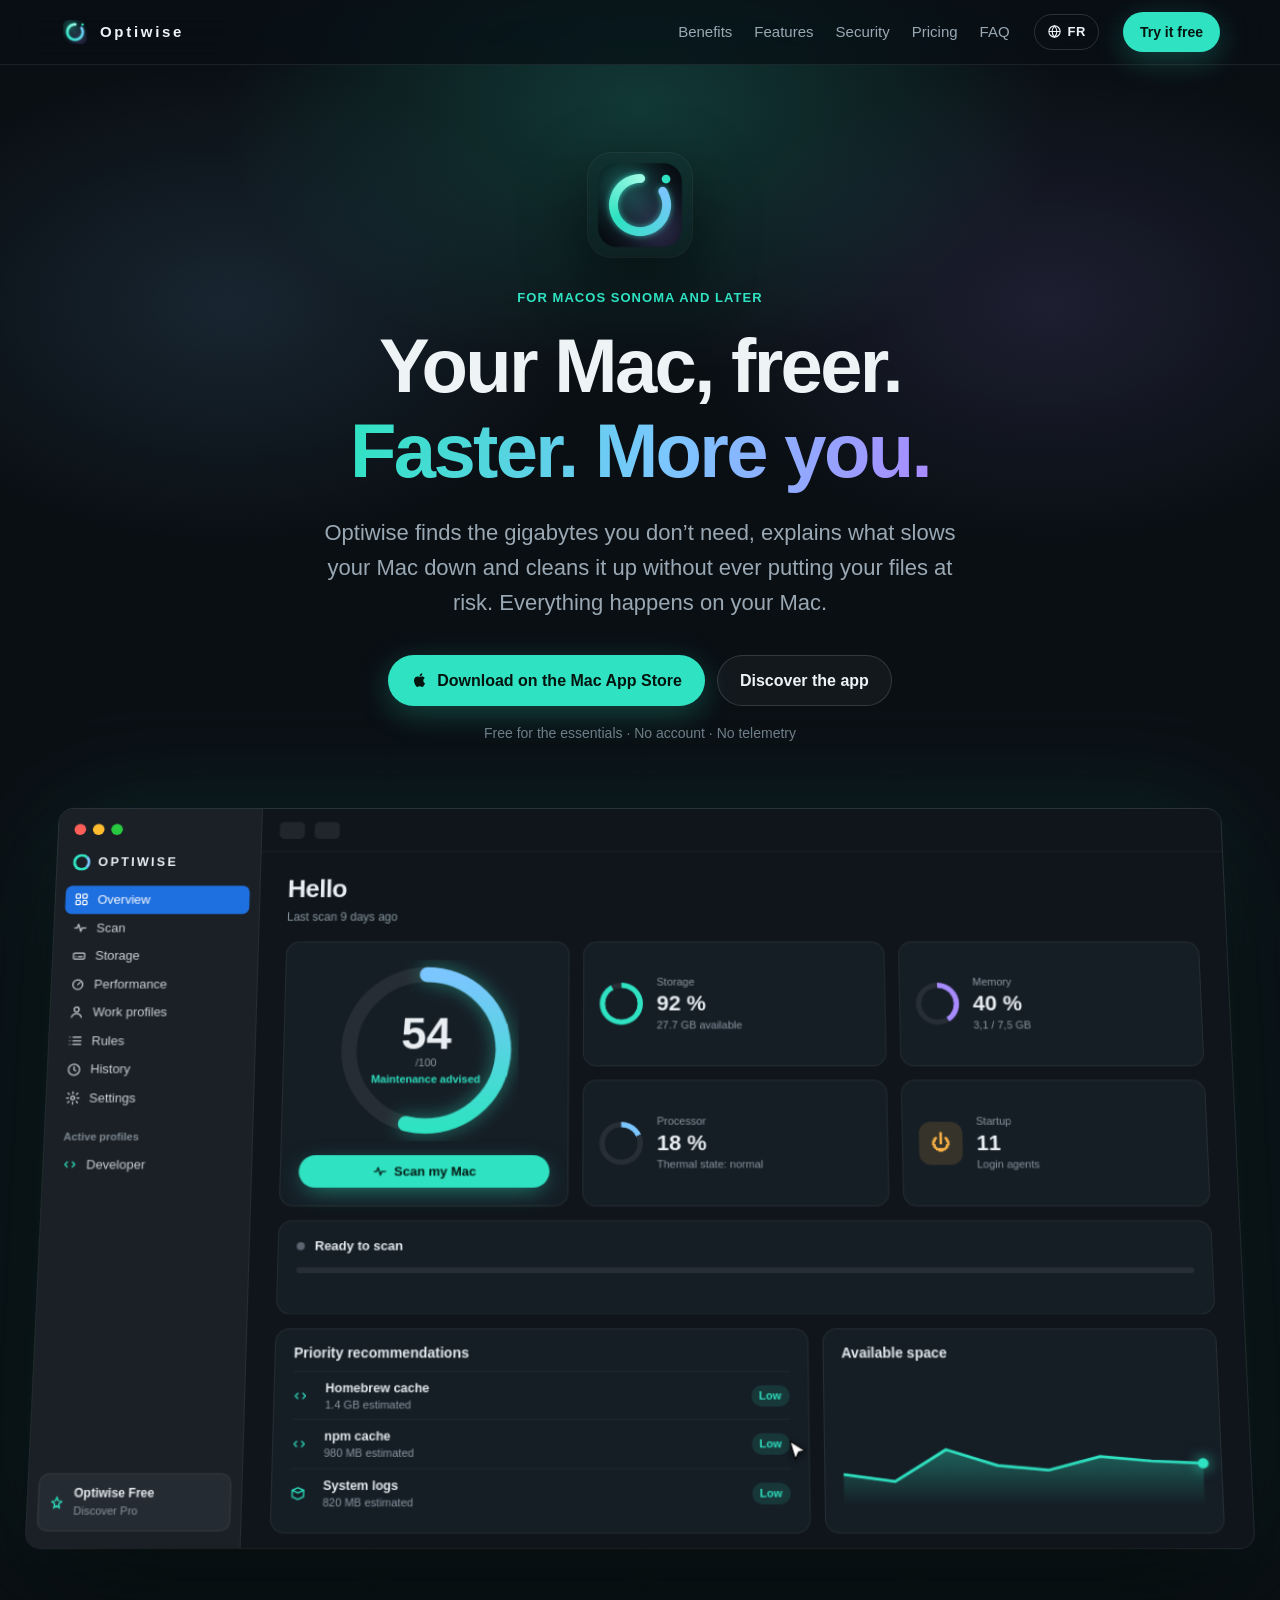
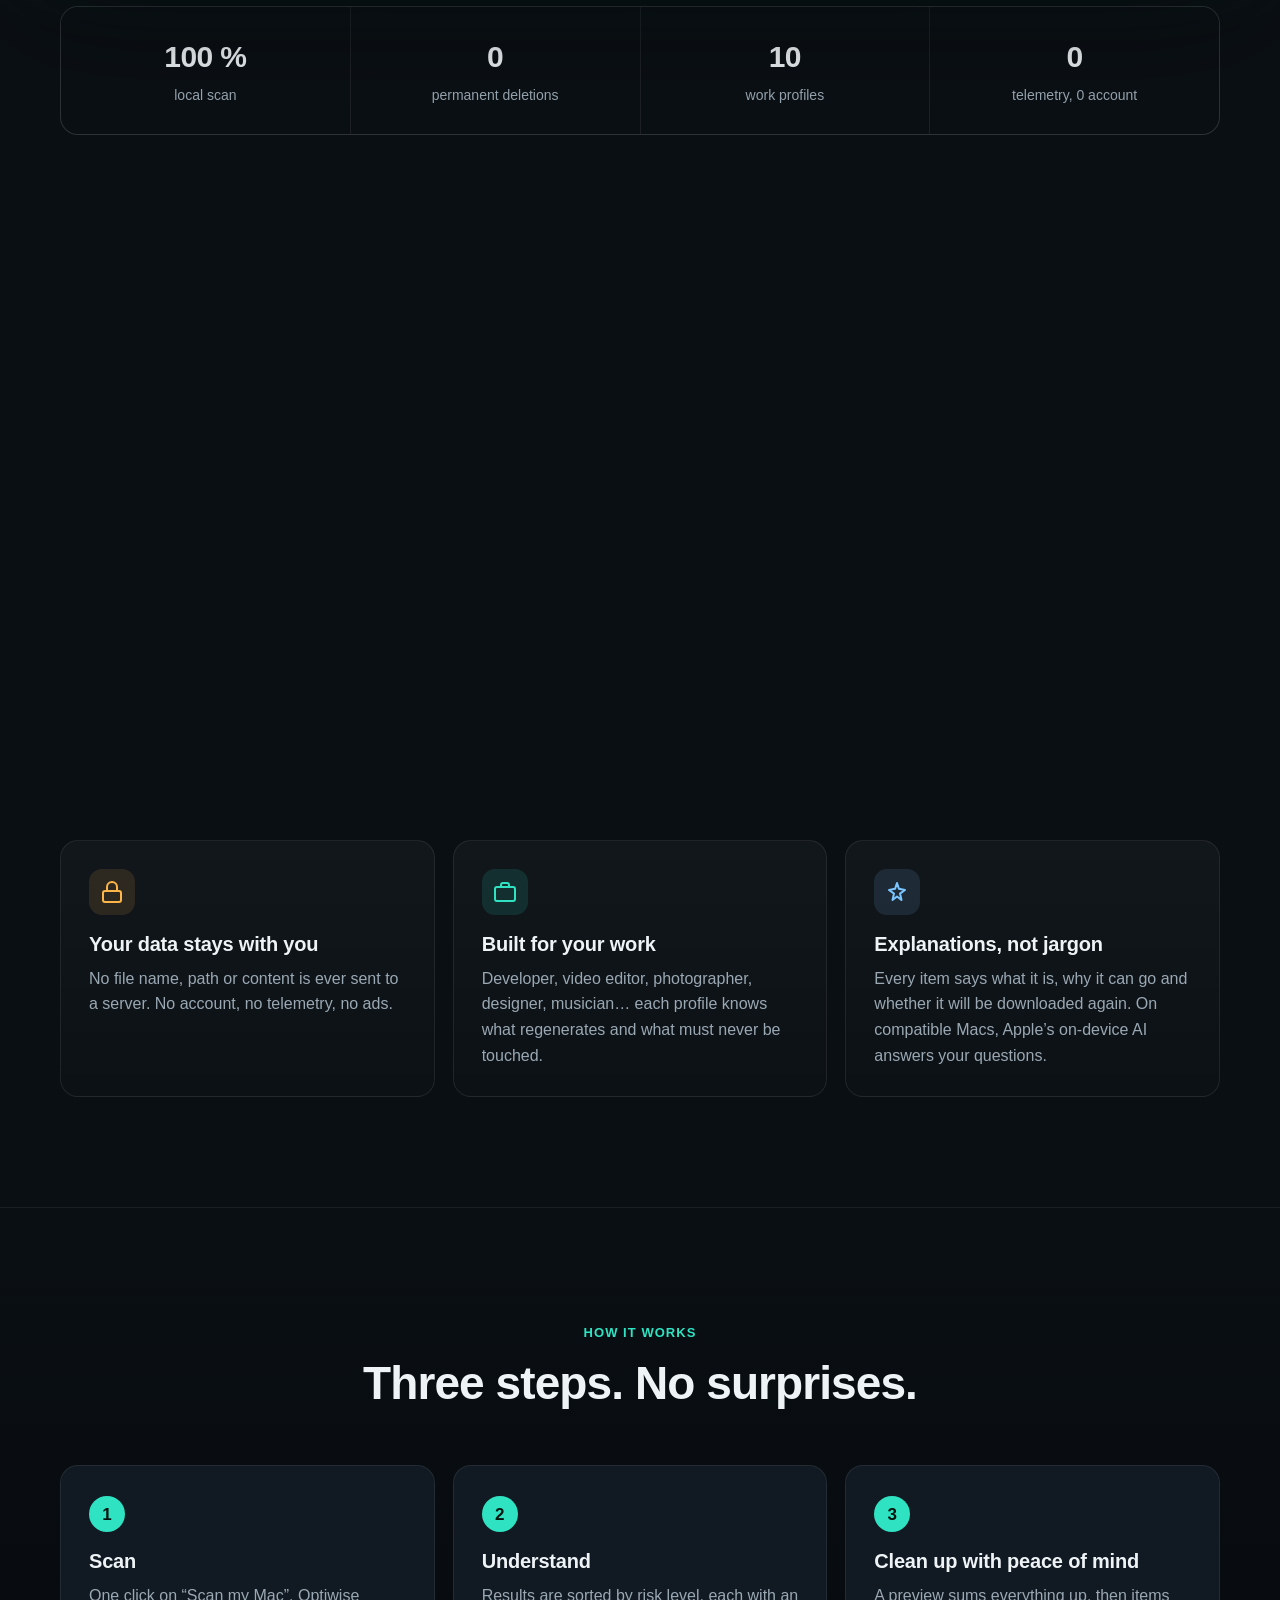
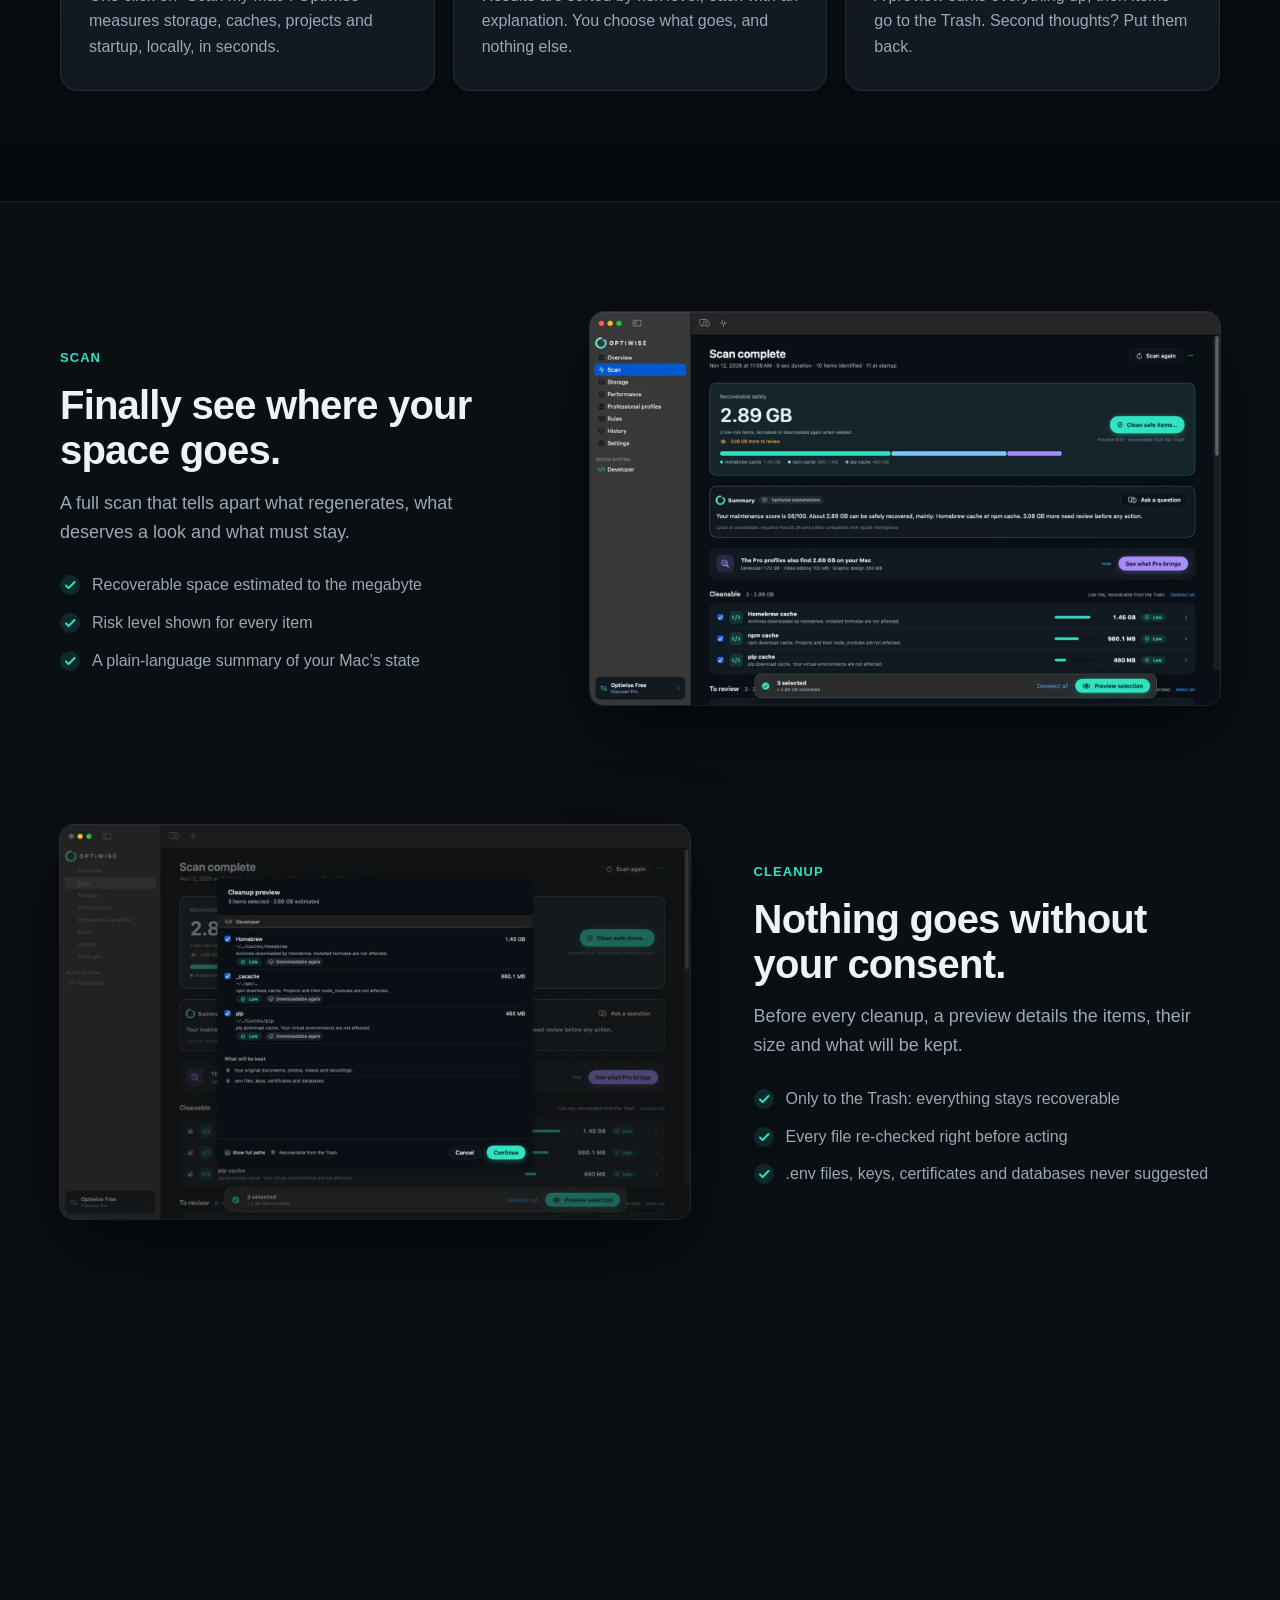
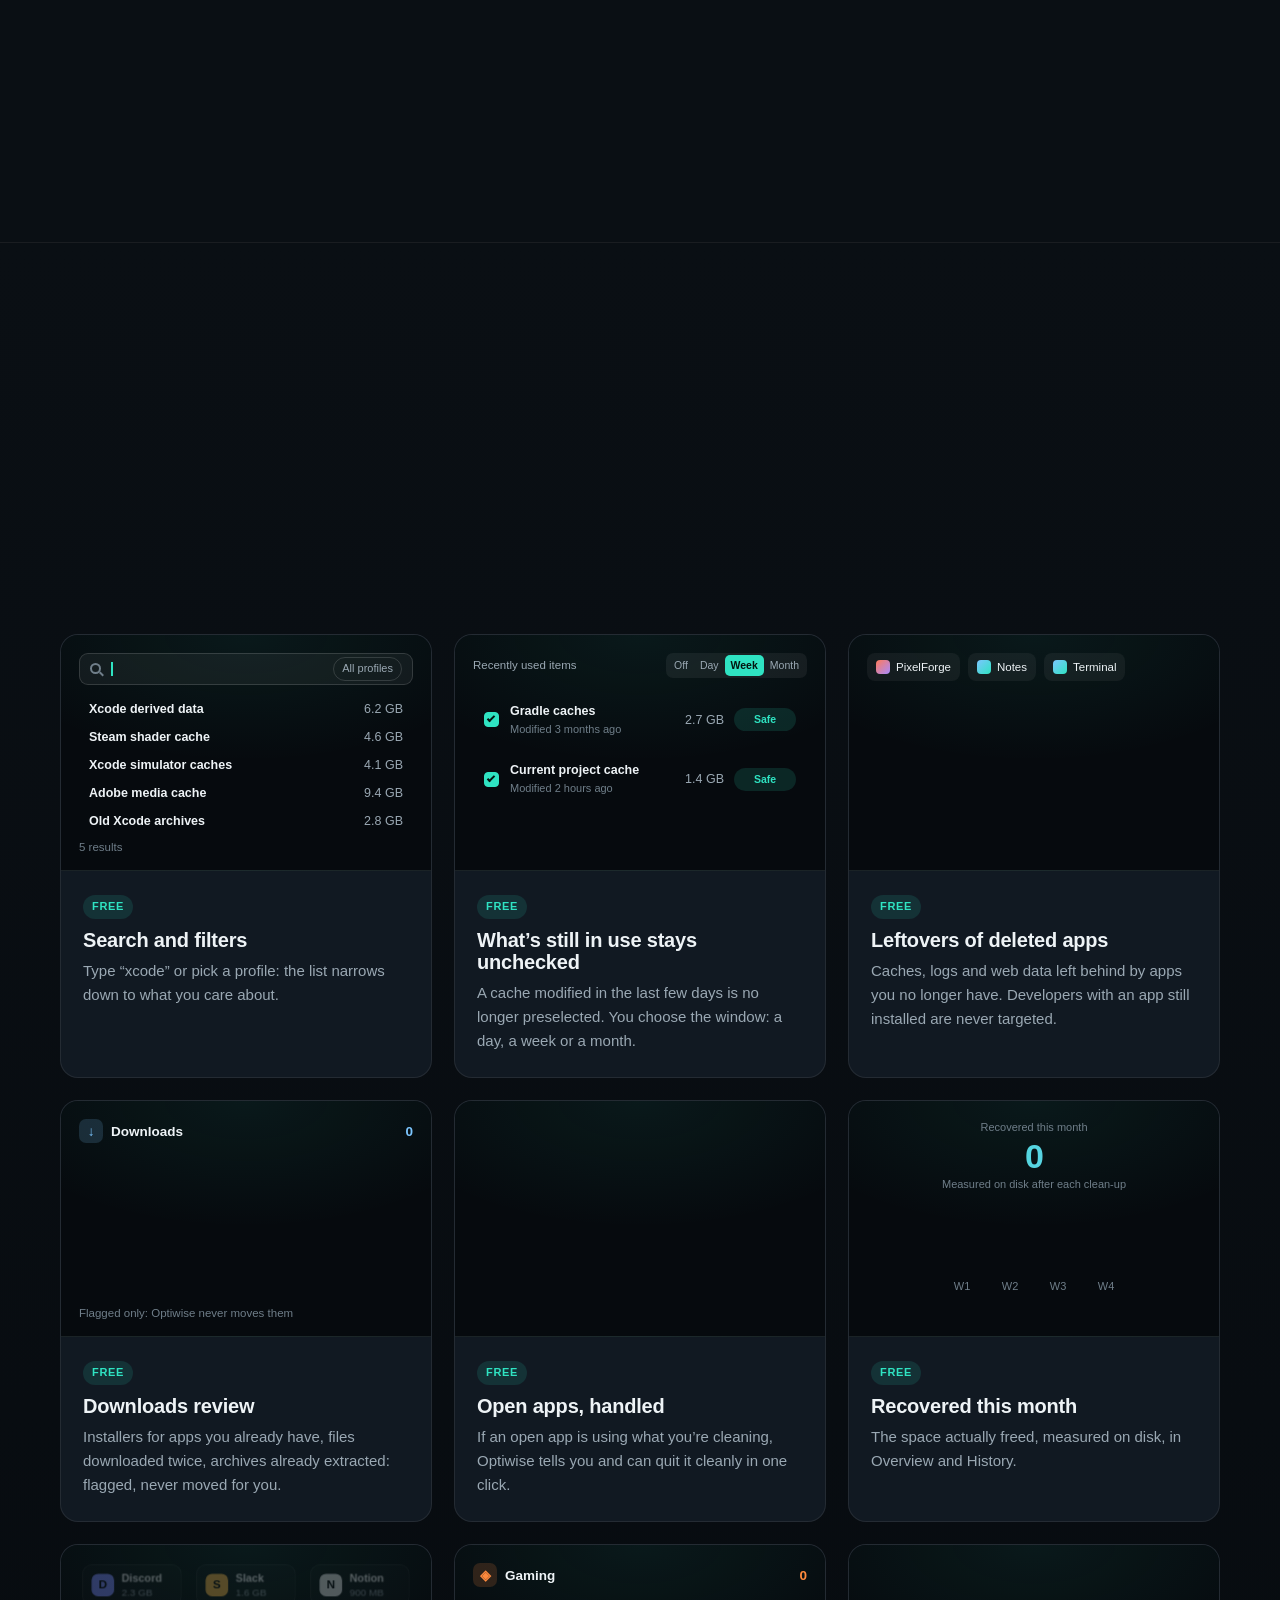
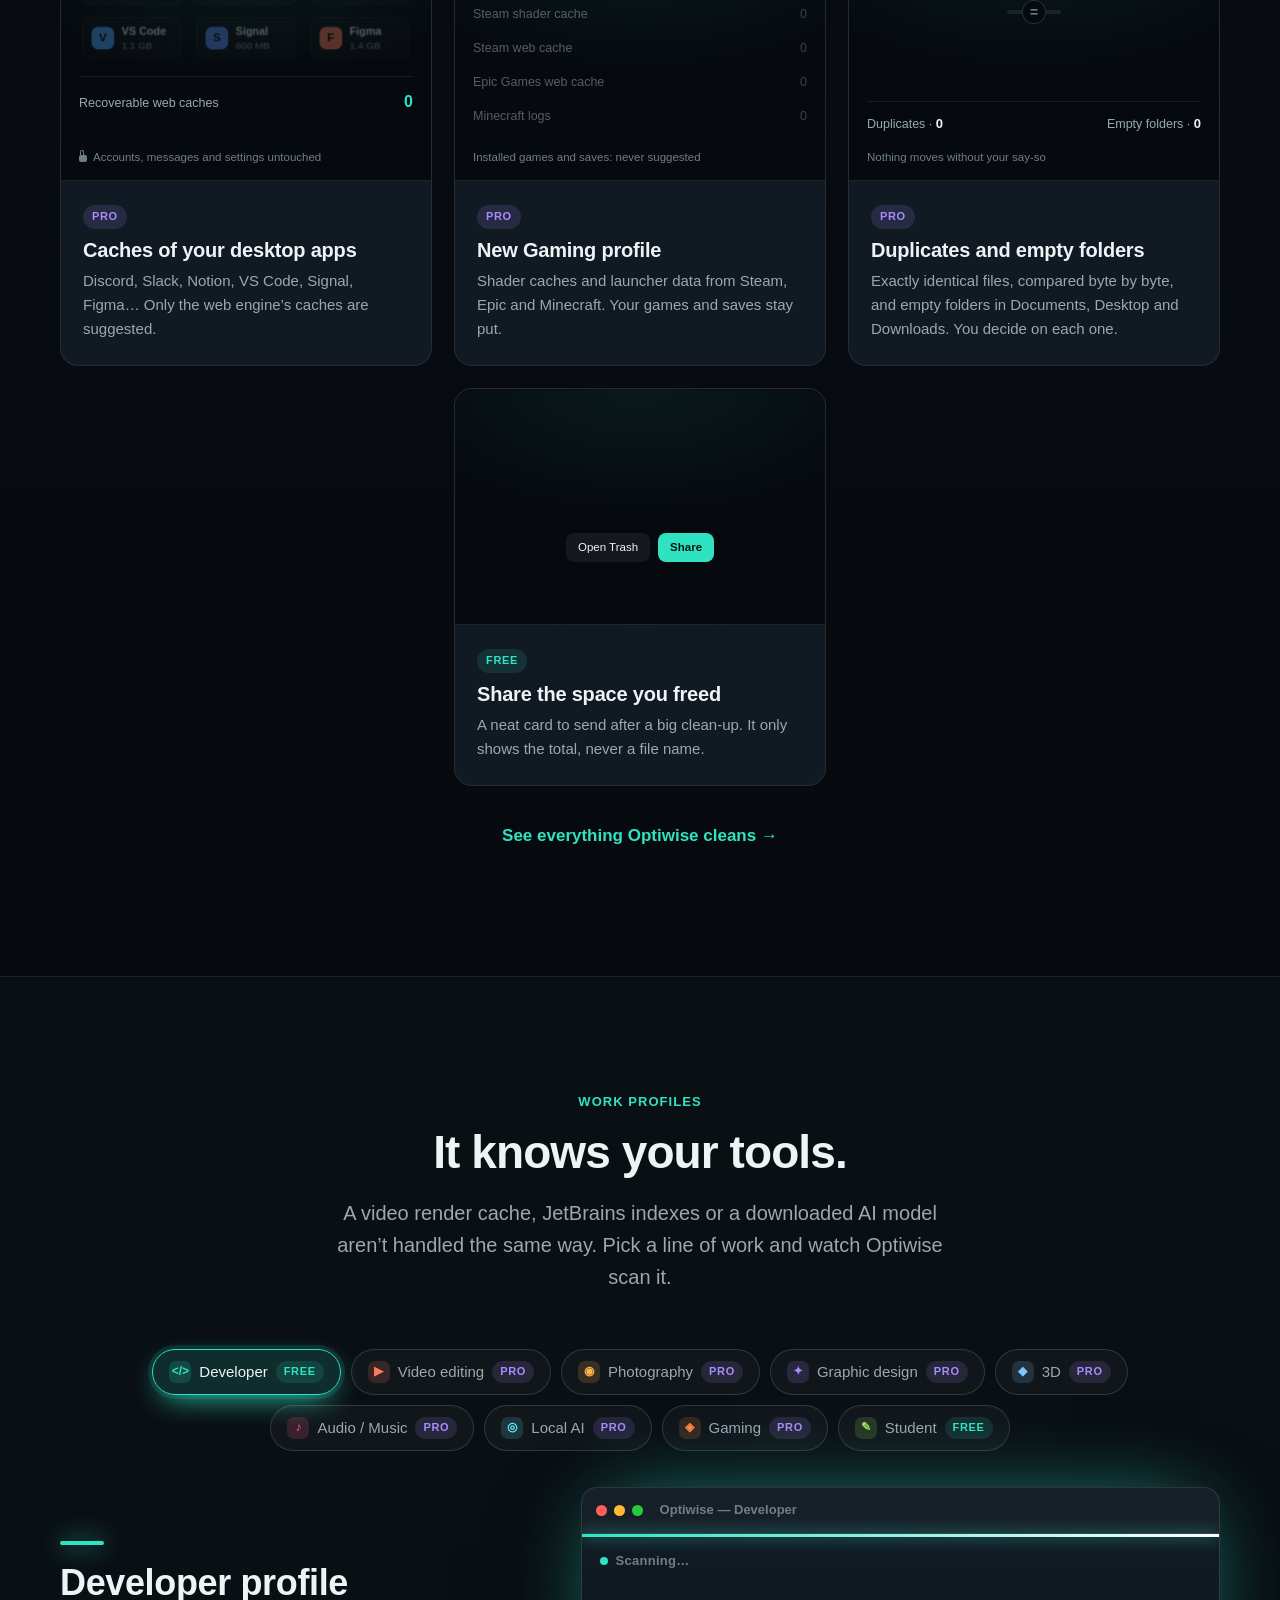
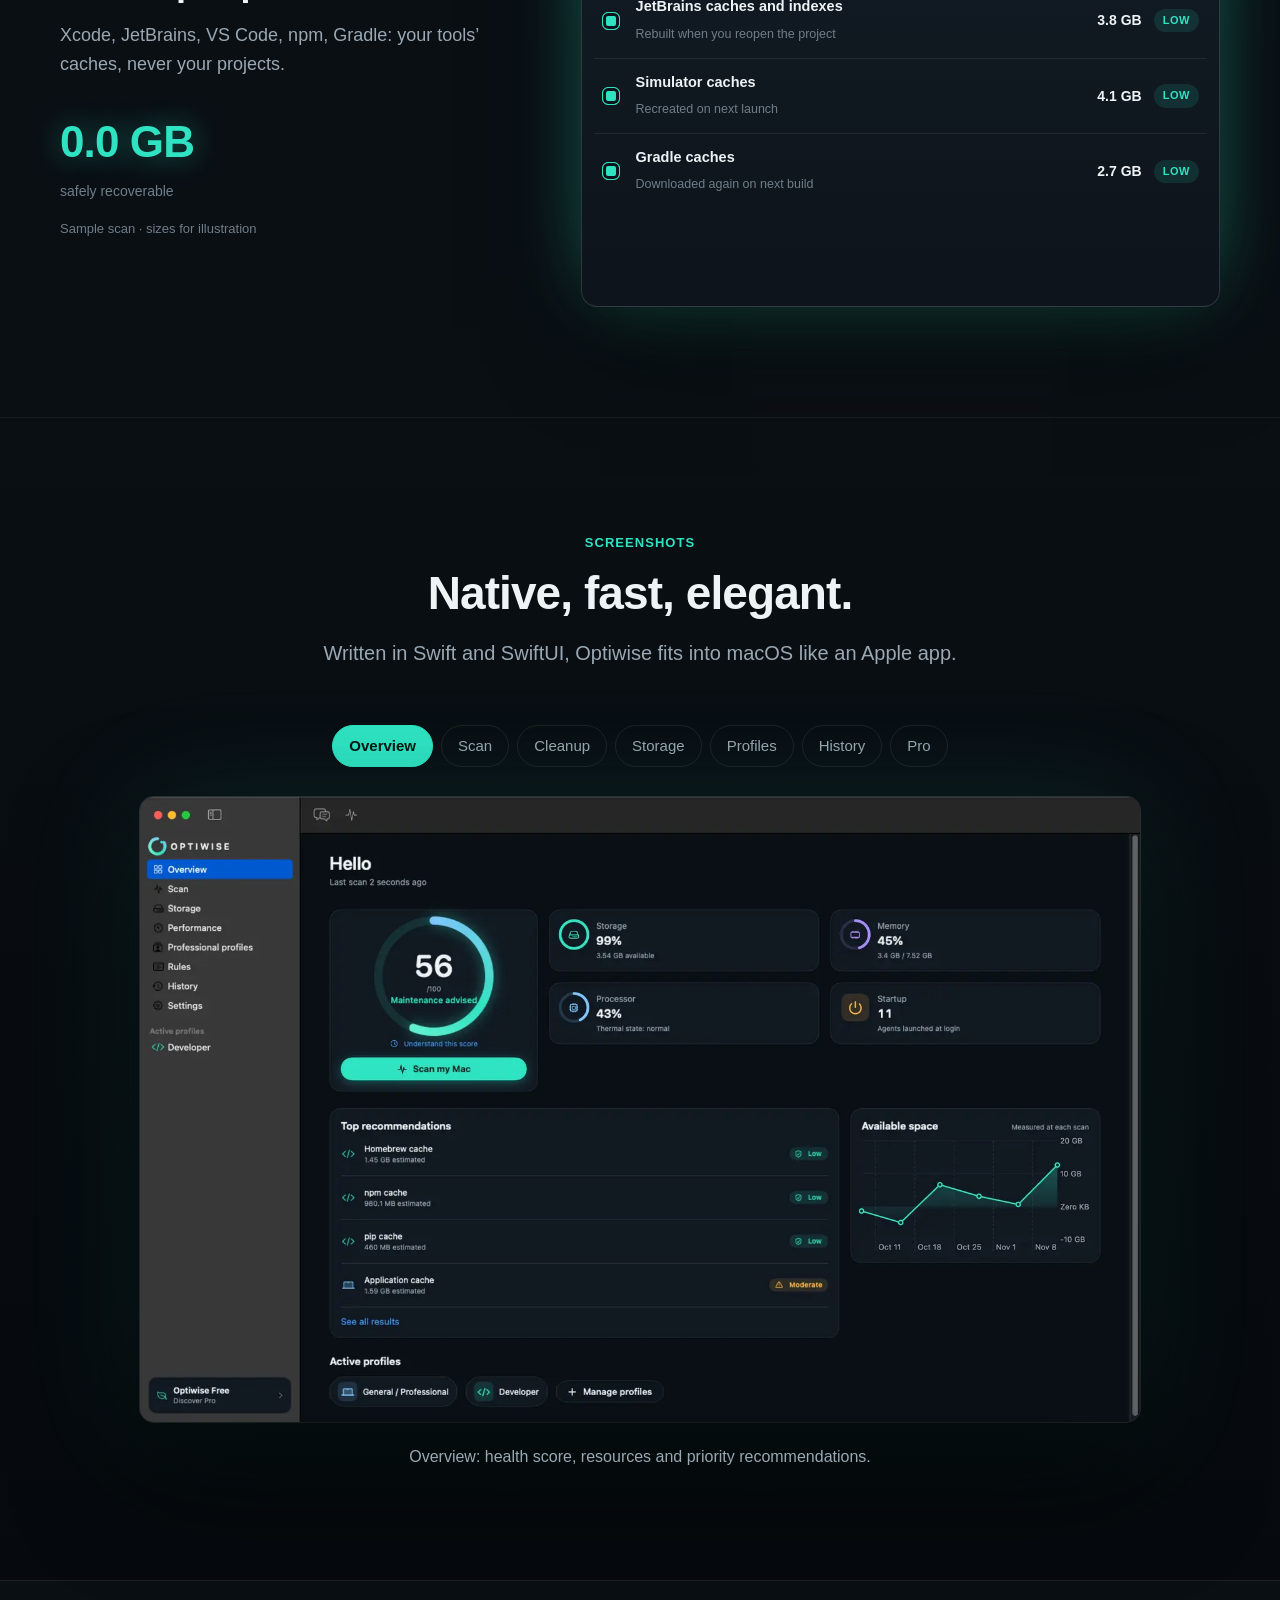
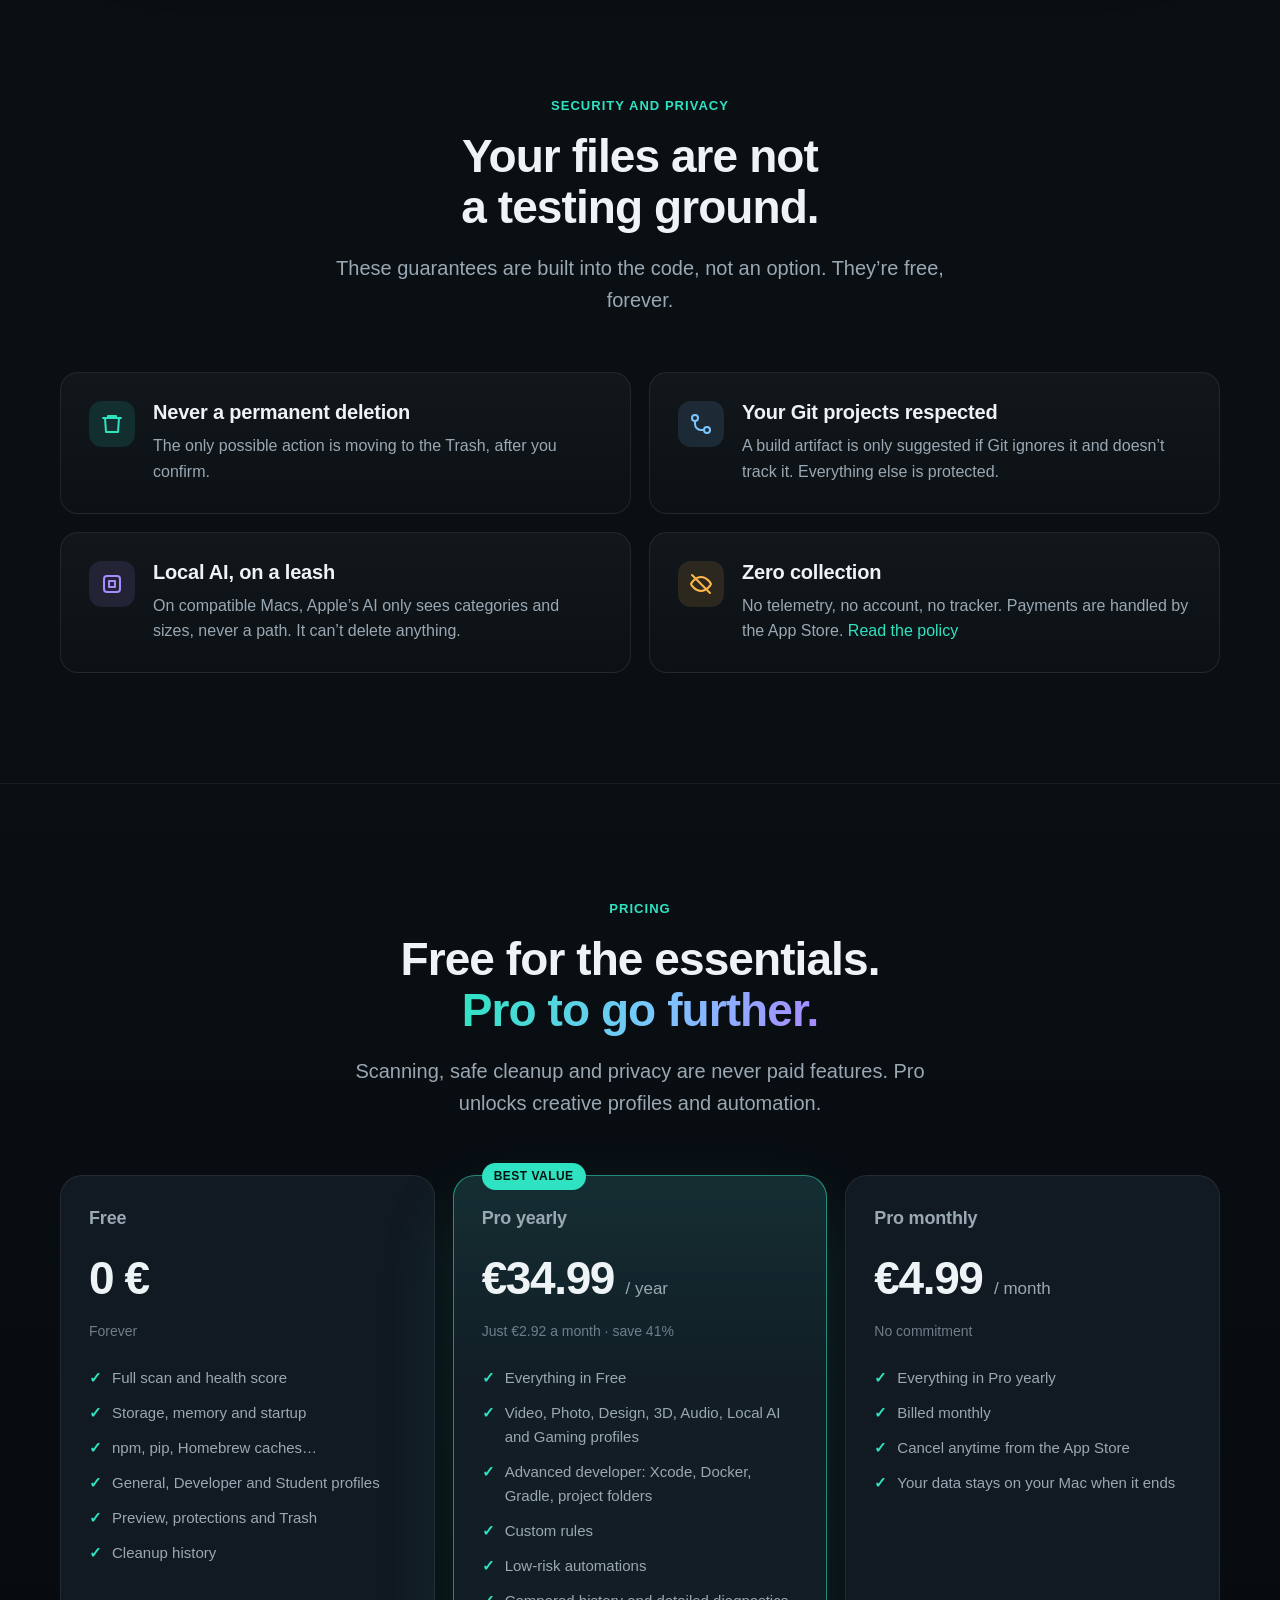
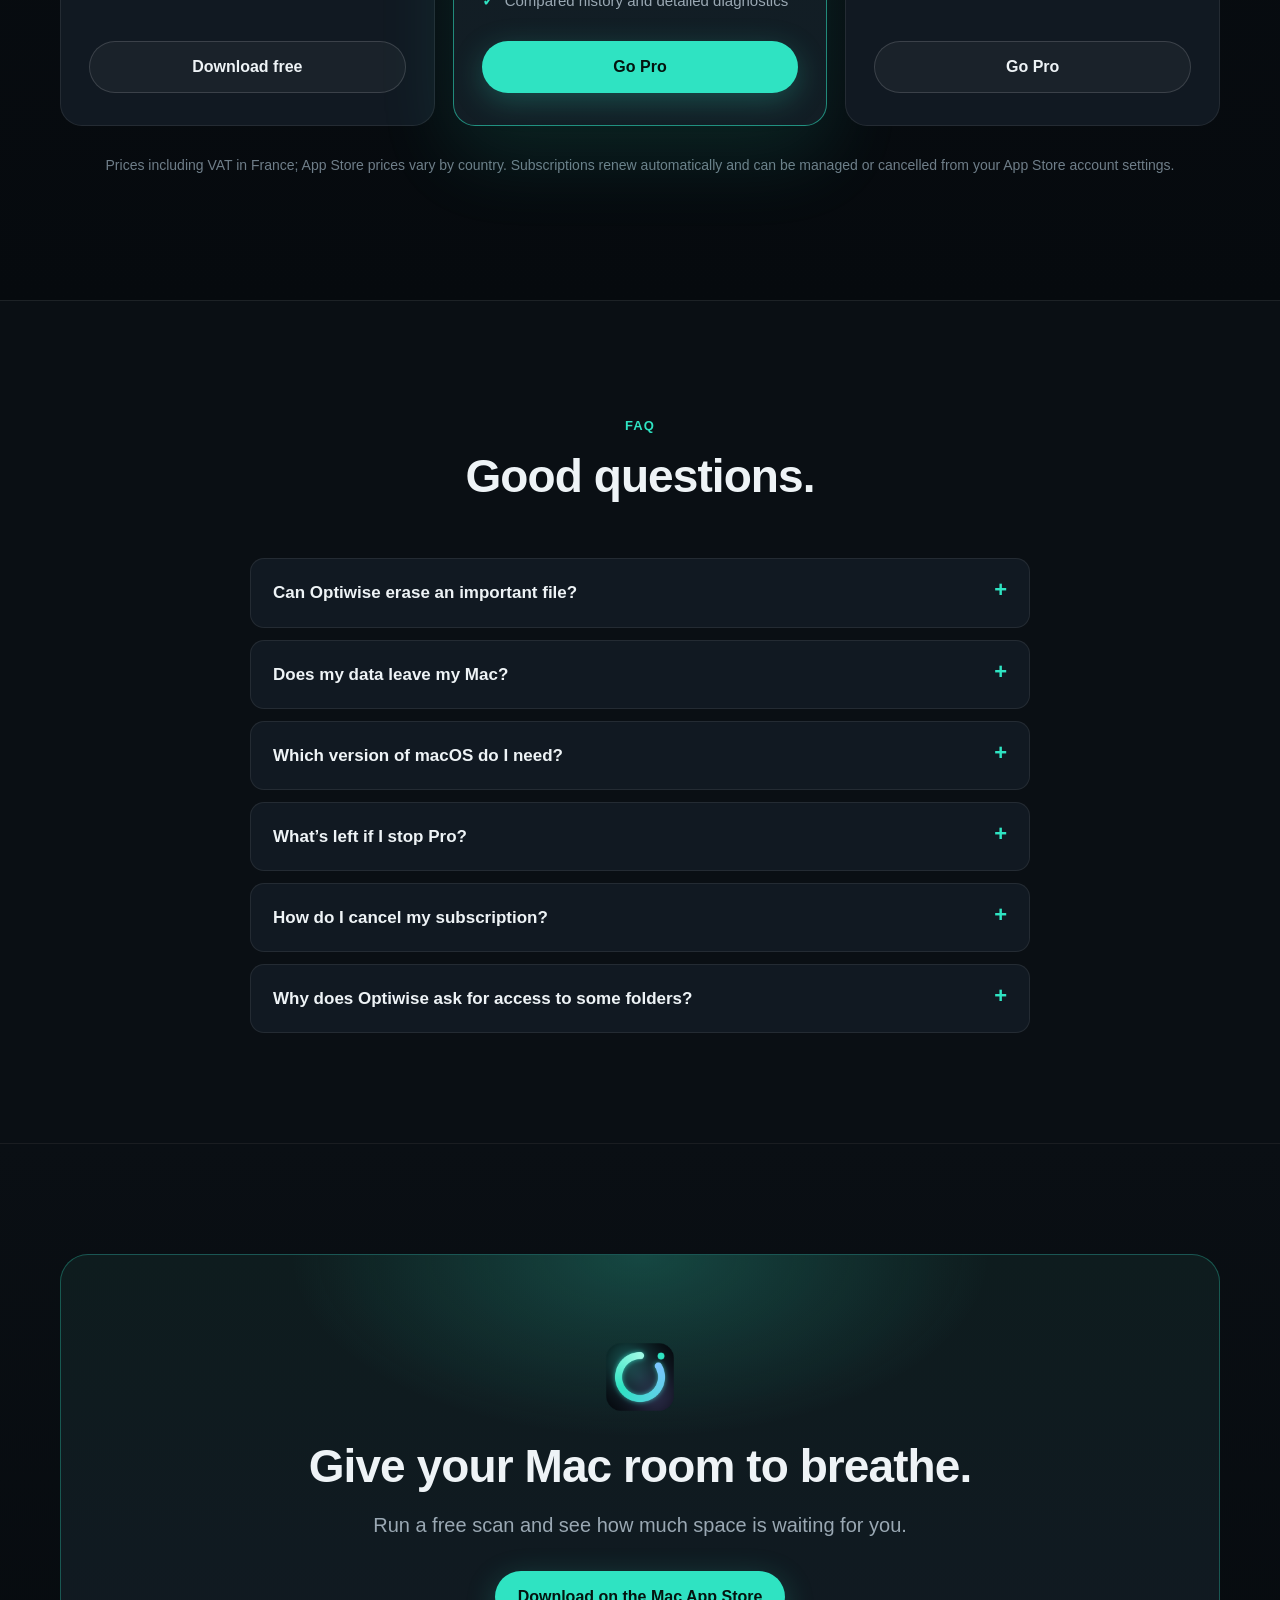
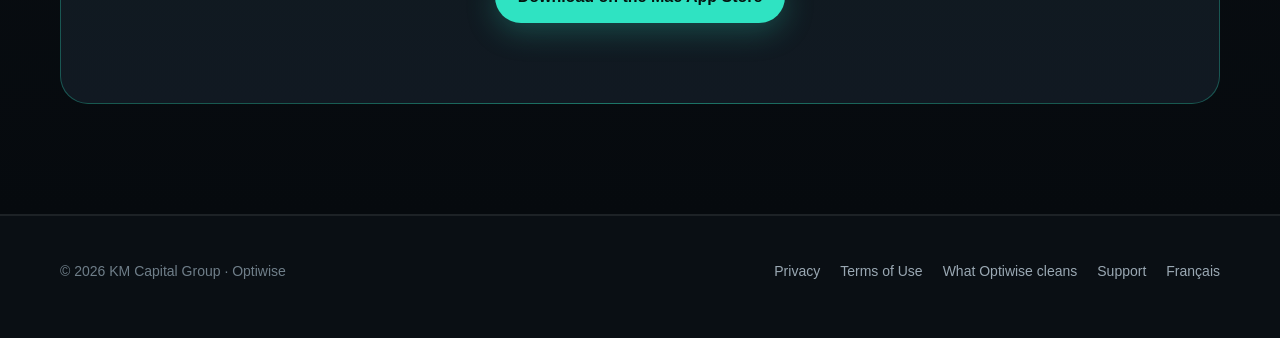
<file: index.html>
<!doctype html>
<html lang="fr" class="no-js">
<head>
  <meta charset="utf-8">
  <meta name="viewport" content="width=device-width, initial-scale=1">
  <title>Optiwise — Votre Mac, plus libre. Plus rapide. Plus vous.</title>
  <meta name="description" content="Optiwise analyse, nettoie et optimise votre Mac en toute sécurité. 100 % local, sans télémétrie, tout passe par la Corbeille. Gratuit, avec une offre Pro.">
  <meta name="theme-color" content="#0A0F14">
  <link rel="icon" type="image/png" href="assets/favicon.png">
  <link rel="apple-touch-icon" href="assets/icone.png">
  <meta property="og:type" content="website">
  <meta property="og:title" content="Optiwise — Votre Mac, plus libre. Plus rapide. Plus vous.">
  <meta property="og:description" content="Analyse, nettoyage et optimisation du Mac, 100 % local et sûr par défaut.">
  <meta property="og:image" content="https://kmcapitalgroup.github.io/optimac-site/assets/partage.jpg">
  <meta property="og:locale" content="fr_FR">
  <meta name="twitter:card" content="summary_large_image">
  <link rel="stylesheet" href="assets/style.css?v=20261112d">
  <script>document.documentElement.classList.remove('no-js')</script>
  <link rel="alternate" hreflang="fr" href="https://kmcapitalgroup.github.io/optimac-site/">
  <link rel="alternate" hreflang="en" href="https://kmcapitalgroup.github.io/optimac-site/en/">
  <link rel="alternate" hreflang="x-default" href="https://kmcapitalgroup.github.io/optimac-site/">
  <script>
    // Visiteur sans français dans ses langues : version anglaise, sauf choix explicite.
    try {
      if (!localStorage.getItem('optiwise-lang') && !(navigator.languages || [navigator.language]).some(function (l) { return /^fr/i.test(l); })) location.replace('en/' + location.hash);
    } catch (e) {}
  </script>
</head>
<body>

<header class="nav">
  <div class="wrap">
    <a class="brand" href="#top"><img src="assets/icone.png" alt="" width="30" height="30">Optiwise</a>
    <nav class="nav-links" aria-label="Sections">
      <a href="#benefices">Bénéfices</a>
      <a href="#fonctionnalites">Fonctionnalités</a>
      <a href="#securite">Sécurité</a>
      <a href="#tarifs">Tarifs</a>
      <a href="#faq">FAQ</a>
    </nav>
    <a class="lang" onclick="try{localStorage.setItem('optiwise-lang','en')}catch(e){}" href="en/" hreflang="en" lang="en" title="English"><svg viewBox="0 0 24 24" aria-hidden="true"><circle cx="12" cy="12" r="9"/><path d="M3 12h18M12 3c2.5 2.7 3.8 5.7 3.8 9s-1.3 6.3-3.8 9c-2.5-2.7-3.8-5.7-3.8-9s1.3-6.3 3.8-9z"/></svg>EN</a>
    <a class="btn btn-primary btn-sm" href="https://apps.apple.com/fr/app/optiwise-cleaner/id6828115628?mt=12" target="_blank" rel="noopener">Essayer gratuitement</a>
  </div>
</header>

<main id="top">

  <!-- Hero -->
  <section class="hero">
    <div class="wrap">
      <img class="hero-icon" src="assets/icone.png" alt="Icône d’Optiwise" width="104" height="104">
      <span class="eyebrow">Pour macOS Sonoma et ultérieur</span>
      <h1>Votre Mac, plus libre.<br><span class="gradient-text">Plus rapide. Plus vous.</span></h1>
      <p class="lead">Optiwise trouve les gigaoctets inutiles, explique ce qui ralentit votre Mac et le nettoie sans jamais prendre de risque avec vos fichiers. Tout se passe sur votre Mac.</p>
      <div class="hero-cta">
        <a class="btn btn-primary" href="https://apps.apple.com/fr/app/optiwise-cleaner/id6828115628?mt=12" target="_blank" rel="noopener">
          <svg viewBox="0 0 24 24" fill="currentColor" aria-hidden="true"><path d="M16.37 12.68c-.02-2.3 1.88-3.4 1.96-3.46-1.07-1.56-2.73-1.78-3.32-1.8-1.41-.14-2.76.83-3.48.83-.72 0-1.82-.81-3-.79-1.54.02-2.97.9-3.76 2.28-1.6 2.78-.41 6.9 1.15 9.16.76 1.1 1.67 2.34 2.86 2.3 1.15-.05 1.58-.74 2.97-.74 1.38 0 1.77.74 2.98.72 1.23-.02 2.01-1.12 2.76-2.23.87-1.28 1.23-2.52 1.25-2.58-.03-.01-2.4-.92-2.42-3.65zM14.1 5.9c.63-.77 1.06-1.83.94-2.9-.91.04-2.02.61-2.67 1.37-.58.68-1.1 1.77-.96 2.81 1.02.08 2.06-.52 2.69-1.28z"/></svg>
          Télécharger sur le Mac App Store
        </a>
        <a class="btn btn-ghost" href="#fonctionnalites">Découvrir l’app</a>
      </div>
      <p class="hero-note">Gratuit pour l’essentiel · Sans compte · Sans télémétrie</p>

      <div class="hero-shot" id="hero-shot">
        <div class="window">
          <div class="live-demo" id="live-demo" role="img" aria-label="Démo animée d’Optiwise : analyse du Mac, éléments récupérables sans risque, prévisualisation puis mise à la Corbeille">
            <noscript><img src="assets/captures/fr/01-vue-d-ensemble.webp" width="1600" height="1000" alt="Vue d’ensemble d’Optiwise"></noscript>
          </div>
        </div>
      </div>

      <div class="stats reveal">
        <div class="stat"><strong>100 %</strong><span>analyse locale</span></div>
        <div class="stat"><strong>0</strong><span>suppression définitive</span></div>
        <div class="stat"><strong>10</strong><span>profils métiers</span></div>
        <div class="stat"><strong>0</strong><span>télémétrie, 0 compte</span></div>
      </div>
    </div>
  </section>

  <!-- Bénéfices -->
  <section id="benefices">
    <div class="wrap">
      <div class="section-head center reveal">
        <span class="eyebrow">Pourquoi Optiwise</span>
        <h2>Un Mac entretenu,<br>sans y passer vos soirées.</h2>
        <p class="lead">Les nettoyeurs classiques suppriment à l’aveugle. Optiwise vous montre, vous explique, puis agit seulement avec votre accord.</p>
      </div>
      <div class="grid-3">
        <article class="card reveal">
          <div class="icon"><svg viewBox="0 0 24 24" fill="none" stroke="currentColor" stroke-width="2" stroke-linecap="round" stroke-linejoin="round" aria-hidden="true"><path d="M21 12a9 9 0 1 1-9-9"/><path d="M21 3v6h-6"/></svg></div>
          <h3>Des gigaoctets récupérés</h3>
          <p>Caches de Homebrew, npm, pip, Xcode, Docker, fichiers temporaires, gros fichiers oubliés : Optiwise chiffre ce que vous pouvez libérer, catégorie par catégorie.</p>
        </article>
        <article class="card reveal">
          <div class="icon glacier"><svg viewBox="0 0 24 24" fill="none" stroke="currentColor" stroke-width="2" stroke-linecap="round" stroke-linejoin="round" aria-hidden="true"><path d="M22 12h-4l-3 9L9 3l-3 9H2"/></svg></div>
          <h3>Un score de santé clair</h3>
          <p>Stockage, mémoire, processeur, état thermique et éléments lancés au démarrage réunis en un score sur 100, avec ce qu’il faut faire en priorité.</p>
        </article>
        <article class="card reveal">
          <div class="icon violet"><svg viewBox="0 0 24 24" fill="none" stroke="currentColor" stroke-width="2" stroke-linecap="round" stroke-linejoin="round" aria-hidden="true"><path d="M12 22s8-4 8-10V5l-8-3-8 3v7c0 6 8 10 8 10z"/><path d="m9 12 2 2 4-4"/></svg></div>
          <h3>Sûr par défaut</h3>
          <p>Prévisualisation obligatoire, puis la Corbeille. Vos documents, photos, secrets, bases de données et fichiers suivis par Git sont protégés d’office.</p>
        </article>
        <article class="card reveal">
          <div class="icon warning"><svg viewBox="0 0 24 24" fill="none" stroke="currentColor" stroke-width="2" stroke-linecap="round" stroke-linejoin="round" aria-hidden="true"><rect x="3" y="11" width="18" height="11" rx="2"/><path d="M7 11V7a5 5 0 0 1 10 0v4"/></svg></div>
          <h3>Vos données restent chez vous</h3>
          <p>Aucun nom de fichier, aucun chemin, aucun contenu n’est envoyé à un serveur. Pas de compte, pas de télémétrie, pas de publicité.</p>
        </article>
        <article class="card reveal">
          <div class="icon"><svg viewBox="0 0 24 24" fill="none" stroke="currentColor" stroke-width="2" stroke-linecap="round" stroke-linejoin="round" aria-hidden="true"><rect x="2" y="7" width="20" height="14" rx="2"/><path d="M16 7V5a2 2 0 0 0-2-2h-4a2 2 0 0 0-2 2v2"/></svg></div>
          <h3>Pensé pour votre métier</h3>
          <p>Développeur, vidéaste, photographe, designer, musicien… chaque profil sait ce qui se régénère et ce qui ne doit jamais être touché.</p>
        </article>
        <article class="card reveal">
          <div class="icon glacier"><svg viewBox="0 0 24 24" fill="none" stroke="currentColor" stroke-width="2" stroke-linecap="round" stroke-linejoin="round" aria-hidden="true"><path d="M12 3l1.9 5.8L20 10l-5 3.6L16.5 20 12 16.5 7.5 20 9 13.6 4 10l6.1-1.2z"/></svg></div>
          <h3>Des explications, pas du jargon</h3>
          <p>Chaque élément dit ce qu’il est, pourquoi il peut partir et s’il sera retéléchargé. Sur les Mac compatibles, l’IA d’Apple répond à vos questions, sur l’appareil.</p>
        </article>
      </div>
    </div>
  </section>

  <!-- Comment ça marche -->
  <section class="alt">
    <div class="wrap">
      <div class="section-head center reveal">
        <span class="eyebrow">Comment ça marche</span>
        <h2>Trois étapes. Aucune surprise.</h2>
      </div>
      <div class="steps">
        <div class="step reveal">
          <h3>Analysez</h3>
          <p>Un clic sur « Analyser mon Mac ». Optiwise mesure le stockage, les caches, les projets et le démarrage, localement, en quelques secondes.</p>
        </div>
        <div class="step reveal">
          <h3>Comprenez</h3>
          <p>Les résultats sont classés par niveau de risque, avec une explication pour chacun. Vous choisissez ce qui part, et rien d’autre.</p>
        </div>
        <div class="step reveal">
          <h3>Nettoyez sereinement</h3>
          <p>Une prévisualisation récapitule tout, puis les éléments vont dans la Corbeille. Un doute ? Vous les remettez en place.</p>
        </div>
      </div>
    </div>
  </section>

  <!-- Fonctionnalités détaillées -->
  <section id="fonctionnalites">
    <div class="wrap">
      <div class="feature">
        <div class="feature-text reveal">
          <span class="eyebrow">Analyse</span>
          <h2>Voyez enfin où passe votre espace.</h2>
          <p class="lead">Une analyse complète qui distingue ce qui se régénère, ce qui mérite un coup d’œil et ce qui doit rester.</p>
          <ul class="checks">
            <li>Récupérable estimé, au mégaoctet près</li>
            <li>Niveau de risque affiché pour chaque élément</li>
            <li>Synthèse en langage clair de l’état du Mac</li>
          </ul>
        </div>
        <div class="window reveal"><img src="assets/captures/fr/02-analyse.webp" width="1600" height="1000" loading="lazy" alt="Écran d’analyse terminée avec l’espace récupérable et la liste des éléments nettoyables"></div>
      </div>

      <div class="feature reverse">
        <div class="feature-text reveal">
          <span class="eyebrow">Nettoyage</span>
          <h2>Rien ne part sans votre accord.</h2>
          <p class="lead">Avant chaque nettoyage, une prévisualisation détaille les éléments, leur taille et ce qui sera conservé.</p>
          <ul class="checks">
            <li>Uniquement vers la Corbeille : tout reste récupérable</li>
            <li>Revérification de chaque fichier juste avant l’action</li>
            <li>Fichiers .env, clés, certificats et bases de données jamais proposés</li>
          </ul>
        </div>
        <div class="window reveal"><img src="assets/captures/fr/03-nettoyage.webp" width="1600" height="1000" loading="lazy" alt="Prévisualisation du nettoyage listant les caches Homebrew, npm et pip et ce qui sera conservé"></div>
      </div>

      <div class="feature">
        <div class="feature-text reveal">
          <span class="eyebrow">Stockage</span>
          <h2>La carte de votre disque.</h2>
          <p class="lead">Applications, documents, médias, outils de développement : la répartition du stockage d’un seul coup d’œil.</p>
          <ul class="checks">
            <li>Gros fichiers anciens repérés automatiquement</li>
            <li>Désinstallation d’applications avec leurs restes</li>
            <li>Évolution de l’espace libre à chaque analyse</li>
          </ul>
        </div>
        <div class="window reveal"><img src="assets/captures/fr/04-stockage.webp" width="1600" height="1000" loading="lazy" alt="Répartition du stockage par catégorie"></div>
      </div>
    </div>
  </section>

  <!-- Nouveautés -->
  <section class="alt" id="nouveautes">
    <div class="wrap">
      <div class="section-head center reveal">
        <span class="eyebrow">Nouveautés</span>
        <h2>Encore plus malin,<br>toujours aussi prudent.</h2>
        <p class="lead">Dix nouveautés pour trouver plus d’espace, sans jamais prendre de risque avec vos fichiers.</p>
      </div>
      <div class="nf-cards">
        <article class="nf-card-wrap reveal" data-nf="search">
          <div class="nf-stage" aria-hidden="true"></div>
          <div class="nf-text"><span class="nf-plan">Gratuit</span><h3>Recherche et filtres</h3><p>Tapez « xcode » ou choisissez un profil : la liste se réduit à ce qui vous intéresse.</p></div>
        </article>
        <article class="nf-card-wrap reveal" data-nf="recent">
          <div class="nf-stage" aria-hidden="true"></div>
          <div class="nf-text"><span class="nf-plan">Gratuit</span><h3>Ce qui sert encore reste décoché</h3><p>Un cache modifié dans les derniers jours n’est plus présélectionné. Vous choisissez la durée : un jour, une semaine ou un mois.</p></div>
        </article>
        <article class="nf-card-wrap reveal" data-nf="orphans">
          <div class="nf-stage" aria-hidden="true"></div>
          <div class="nf-text"><span class="nf-plan">Gratuit</span><h3>Restes d’applications supprimées</h3><p>Caches, journaux et données web laissés par des apps que vous n’avez plus. Les éditeurs encore installés ne sont jamais visés.</p></div>
        </article>
        <article class="nf-card-wrap reveal" data-nf="downloads">
          <div class="nf-stage" aria-hidden="true"></div>
          <div class="nf-text"><span class="nf-plan">Gratuit</span><h3>Revue des téléchargements</h3><p>Installeurs d’apps déjà installées, fichiers téléchargés deux fois, archives déjà décompressées : signalés, jamais déplacés à votre place.</p></div>
        </article>
        <article class="nf-card-wrap reveal" data-nf="running">
          <div class="nf-stage" aria-hidden="true"></div>
          <div class="nf-text"><span class="nf-plan">Gratuit</span><h3>Les apps ouvertes, prévenues</h3><p>Si une application ouverte utilise ce que vous nettoyez, Optiwise vous le dit et peut la quitter proprement d’un clic.</p></div>
        </article>
        <article class="nf-card-wrap reveal" data-nf="month">
          <div class="nf-stage" aria-hidden="true"></div>
          <div class="nf-text"><span class="nf-plan">Gratuit</span><h3>Récupéré ce mois-ci</h3><p>L’espace réellement libéré, mesuré sur le disque, dans l’Aperçu et l’Historique.</p></div>
        </article>
        <article class="nf-card-wrap reveal" data-nf="apps">
          <div class="nf-stage" aria-hidden="true"></div>
          <div class="nf-text"><span class="nf-plan pro">Pro</span><h3>Caches de vos applications de bureau</h3><p>Discord, Slack, Notion, VS Code, Signal, Figma… Seuls les caches du moteur web sont proposés.</p></div>
        </article>
        <article class="nf-card-wrap reveal" data-nf="gaming">
          <div class="nf-stage" aria-hidden="true"></div>
          <div class="nf-text"><span class="nf-plan pro">Pro</span><h3>Nouveau profil Jeux</h3><p>Caches de shaders et données des lanceurs Steam, Epic et Minecraft. Vos jeux et vos sauvegardes restent en place.</p></div>
        </article>
        <article class="nf-card-wrap reveal" data-nf="dupes">
          <div class="nf-stage" aria-hidden="true"></div>
          <div class="nf-text"><span class="nf-plan pro">Pro</span><h3>Doublons et dossiers vides</h3><p>Fichiers strictement identiques, comparés octet par octet, et dossiers vides dans Documents, Bureau et Téléchargements. Vous décidez de chacun.</p></div>
        </article>
        <article class="nf-card-wrap reveal" data-nf="share">
          <div class="nf-stage" aria-hidden="true"></div>
          <div class="nf-text"><span class="nf-plan">Gratuit</span><h3>Partagez l’espace libéré</h3><p>Une jolie carte à envoyer après un grand ménage. Elle n’affiche que le total, jamais un nom de fichier.</p></div>
        </article>
      </div>
      <p class="center nf-more reveal"><a href="nettoyage/">Voir tout ce qu’Optiwise nettoie →</a></p>
    </div>
  </section>

  <!-- Profils -->
  <section id="profils">
    <div class="wrap">
      <div class="section-head center reveal">
        <span class="eyebrow">Profils métiers</span>
        <h2>Il connaît vos outils.</h2>
        <p class="lead">Un cache de rendu vidéo, des index JetBrains ou un modèle d’IA téléchargé ne se traitent pas pareil. Choisissez un métier et regardez Optiwise l’analyser.</p>
      </div>
      <div class="profile-demo reveal" id="profile-demo"></div>
    </div>
  </section>

  <!-- Galerie -->
  <section class="alt" id="galerie">
    <div class="wrap">
      <div class="section-head center reveal">
        <span class="eyebrow">En images</span>
        <h2>Natif, rapide, élégant.</h2>
        <p class="lead">Écrit en Swift et SwiftUI, Optiwise s’intègre à macOS comme une app d’Apple.</p>
      </div>
      <div class="gallery-tabs" role="tablist" aria-label="Écrans de l’application">
        <button role="tab" aria-selected="true" data-src="assets/captures/fr/01-vue-d-ensemble.webp" data-caption="Vue d’ensemble : score de santé, ressources et recommandations prioritaires.">Vue d’ensemble</button>
        <button role="tab" aria-selected="false" data-src="assets/captures/fr/02-analyse.webp" data-caption="Analyse : ce qui peut être libéré, classé par niveau de risque.">Analyse</button>
        <button role="tab" aria-selected="false" data-src="assets/captures/fr/03-nettoyage.webp" data-caption="Nettoyage : prévisualisation complète avant tout déplacement vers la Corbeille.">Nettoyage</button>
        <button role="tab" aria-selected="false" data-src="assets/captures/fr/04-stockage.webp" data-caption="Stockage : la répartition du disque par catégorie.">Stockage</button>
        <button role="tab" aria-selected="false" data-src="assets/captures/fr/05-profils.webp" data-caption="Profils métiers : chaque métier a ses caches et ses protections.">Profils</button>
        <button role="tab" aria-selected="false" data-src="assets/captures/fr/06-historique.webp" data-caption="Historique : chaque nettoyage passé, avec l’espace récupéré.">Historique</button>
        <button role="tab" aria-selected="false" data-src="assets/captures/fr/07-pro.webp" data-caption="Optiwise Pro : tous les profils, règles personnalisées et automatisations.">Pro</button>
      </div>
      <div class="gallery-stage reveal">
        <figure>
          <div class="window"><img id="gallery-img" src="assets/captures/fr/01-vue-d-ensemble.webp" width="1600" height="1000" loading="lazy" alt="Capture d’écran d’Optiwise"></div>
          <figcaption id="gallery-caption" aria-live="polite">Vue d’ensemble : score de santé, ressources et recommandations prioritaires.</figcaption>
        </figure>
      </div>
    </div>
  </section>

  <!-- Sécurité et confidentialité -->
  <section id="securite">
    <div class="wrap">
      <div class="section-head center reveal">
        <span class="eyebrow">Sécurité et confidentialité</span>
        <h2>Vos fichiers ne sont pas<br>un terrain d’expérimentation.</h2>
        <p class="lead">Ces garanties sont dans le code, pas dans une option. Elles sont gratuites, pour toujours.</p>
      </div>
      <div class="trust">
        <div class="card reveal">
          <div class="icon"><svg viewBox="0 0 24 24" fill="none" stroke="currentColor" stroke-width="2" stroke-linecap="round" stroke-linejoin="round" aria-hidden="true"><path d="M3 6h18"/><path d="M8 6V4h8v2"/><path d="M19 6l-1 14H6L5 6"/></svg></div>
          <div><h3>Jamais de suppression définitive</h3><p>La seule action possible est le déplacement vers la Corbeille, après votre confirmation.</p></div>
        </div>
        <div class="card reveal">
          <div class="icon glacier"><svg viewBox="0 0 24 24" fill="none" stroke="currentColor" stroke-width="2" stroke-linecap="round" stroke-linejoin="round" aria-hidden="true"><circle cx="6" cy="6" r="3"/><circle cx="18" cy="18" r="3"/><path d="M6 9v3a6 6 0 0 0 6 6h3"/></svg></div>
          <div><h3>Respect de vos projets Git</h3><p>Un artefact de compilation n’est proposé que s’il est ignoré et non suivi par Git. Le reste est protégé.</p></div>
        </div>
        <div class="card reveal">
          <div class="icon violet"><svg viewBox="0 0 24 24" fill="none" stroke="currentColor" stroke-width="2" stroke-linecap="round" stroke-linejoin="round" aria-hidden="true"><rect x="4" y="4" width="16" height="16" rx="3"/><path d="M9 9h6v6H9z"/></svg></div>
          <div><h3>IA locale, bridée</h3><p>Sur les Mac compatibles, l’IA d’Apple ne voit que des catégories et des tailles, jamais de chemin. Elle ne peut rien supprimer.</p></div>
        </div>
        <div class="card reveal">
          <div class="icon warning"><svg viewBox="0 0 24 24" fill="none" stroke="currentColor" stroke-width="2" stroke-linecap="round" stroke-linejoin="round" aria-hidden="true"><path d="M2 12s3.5-7 10-7 10 7 10 7-3.5 7-10 7S2 12 2 12z"/><path d="M3 3l18 18"/></svg></div>
          <div><h3>Zéro collecte</h3><p>Pas de télémétrie, pas de compte, pas de traceur. Les paiements sont gérés par l’App Store. <a href="confidentialite/">Lire la politique</a></p></div>
        </div>
      </div>
    </div>
  </section>

  <!-- Tarifs -->
  <section class="alt" id="tarifs">
    <div class="wrap">
      <div class="section-head center reveal">
        <span class="eyebrow">Tarifs</span>
        <h2>Gratuit pour l’essentiel.<br><span class="gradient-text">Pro pour aller plus loin.</span></h2>
        <p class="lead">L’analyse, le nettoyage sûr et la confidentialité ne sont jamais payants. Pro débloque les profils créatifs et l’automatisation.</p>
      </div>
      <div class="pricing">
        <div class="plan reveal">
          <h3>Free</h3>
          <div class="price">0 €</div>
          <div class="price-note">Pour toujours</div>
          <ul>
            <li>Analyse complète et score de santé</li>
            <li>Stockage, mémoire et démarrage</li>
            <li>Caches npm, pip, Homebrew…</li>
            <li>Profils Général, Développeur et Étudiant</li>
            <li>Prévisualisation, protections et Corbeille</li>
            <li>Historique des nettoyages</li>
          </ul>
          <a class="btn btn-ghost" href="https://apps.apple.com/fr/app/optiwise-cleaner/id6828115628?mt=12" target="_blank" rel="noopener">Télécharger gratuitement</a>
        </div>
        <div class="plan featured reveal">
          <span class="badge">MEILLEURE OFFRE</span>
          <h3>Pro annuel</h3>
          <div class="price">34,99 € <small>/ an</small></div>
          <div class="price-note">Soit 2,92 € par mois · 41 % d’économie</div>
          <ul>
            <li>Tout ce qui est inclus dans Free</li>
            <li>Profils Vidéo, Photo, Design, 3D, Audio, IA locale et Jeux</li>
            <li>Développeur avancé : Xcode, Docker, Gradle, dossiers de projets</li>
            <li>Règles personnalisées</li>
            <li>Automatisations à faible risque</li>
            <li>Historique comparé et diagnostics détaillés</li>
          </ul>
          <a class="btn btn-primary" href="https://apps.apple.com/fr/app/optiwise-cleaner/id6828115628?mt=12" target="_blank" rel="noopener">Passer à Pro</a>
        </div>
        <div class="plan reveal">
          <h3>Pro mensuel</h3>
          <div class="price">4,99 € <small>/ mois</small></div>
          <div class="price-note">Sans engagement</div>
          <ul>
            <li>Tout ce qui est inclus dans Pro annuel</li>
            <li>Facturé chaque mois</li>
            <li>Résiliable à tout moment depuis l’App Store</li>
            <li>Vos données restent sur votre Mac à l’expiration</li>
          </ul>
          <a class="btn btn-ghost" href="https://apps.apple.com/fr/app/optiwise-cleaner/id6828115628?mt=12" target="_blank" rel="noopener">Passer à Pro</a>
        </div>
      </div>
      <p class="pricing-foot">Prix TTC en France. Abonnement renouvelé automatiquement, géré et résiliable depuis les réglages de votre compte App Store.</p>
    </div>
  </section>

  <!-- FAQ -->
  <section id="faq">
    <div class="wrap">
      <div class="section-head center reveal">
        <span class="eyebrow">Questions fréquentes</span>
        <h2>Bonnes questions.</h2>
      </div>
      <div class="faq">
        <details class="reveal">
          <summary>Optiwise peut-il effacer un fichier important ?</summary>
          <p>Non. Optiwise ne supprime jamais définitivement : il déplace les éléments que vous avez choisis vers la Corbeille, après une prévisualisation. Les documents, photos, secrets, bases de données, sauvegardes, données synchronisées et fichiers suivis par Git sont protégés par défaut et ne sont jamais proposés.</p>
        </details>
        <details class="reveal">
          <summary>Mes données quittent-elles mon Mac ?</summary>
          <p>Non. Toute l’analyse est réalisée sur votre Mac. Aucun nom de fichier, chemin ou contenu n’est envoyé, et l’app n’intègre aucune télémétrie. Le détail est dans notre <a href="confidentialite/">politique de confidentialité</a>.</p>
        </details>
        <details class="reveal">
          <summary>Quelle version de macOS faut-il ?</summary>
          <p>macOS 14 Sonoma ou ultérieur, sur Mac Apple Silicon ou Intel. Les explications par IA locale demandent macOS 26 et un Mac compatible Apple Intelligence ; sans elles, Optiwise utilise des explications rédigées à l’avance.</p>
        </details>
        <details class="reveal">
          <summary>Que reste-t-il si j’arrête Pro ?</summary>
          <p>Tout ce qui est gratuit continue de fonctionner, et vos profils, règles et historique restent sur votre Mac. Seules les nouvelles analyses avancées redeviennent réservées à Pro.</p>
        </details>
        <details class="reveal">
          <summary>Comment résilier mon abonnement ?</summary>
          <p>Depuis l’App Store : cliquez sur votre nom, puis « Réglages du compte » et « Abonnements ». La résiliation prend effet à la fin de la période en cours.</p>
        </details>
        <details class="reveal">
          <summary>Pourquoi Optiwise demande l’accès à certains dossiers ?</summary>
          <p>Pour mesurer la taille de vos Documents, Bureau et Téléchargements, macOS demande votre autorisation. Si vous refusez, l’analyse continue et la catégorie est simplement indiquée « Accès refusé ». L’accès complet au disque est facultatif.</p>
        </details>
      </div>
    </div>
  </section>

  <!-- Appel final -->
  <section class="alt">
    <div class="wrap">
      <div class="cta-final reveal">
        <img src="assets/icone.png" alt="" width="84" height="84">
        <h2>Redonnez de l’air à votre Mac.</h2>
        <p class="lead">Lancez une analyse gratuite et découvrez combien d’espace vous attend.</p>
        <a class="btn btn-primary" href="https://apps.apple.com/fr/app/optiwise-cleaner/id6828115628?mt=12" target="_blank" rel="noopener">Télécharger sur le Mac App Store</a>
      </div>
    </div>
  </section>

</main>

<footer>
  <div class="wrap">
    <div>© 2026 KM Capital Group · Optiwise</div>
    <nav aria-label="Liens légaux">
      <a href="confidentialite/">Confidentialité</a>
      <a href="https://www.apple.com/legal/internet-services/itunes/dev/stdeula/">Conditions d’utilisation</a>
      <a href="nettoyage/">Ce qu’Optiwise nettoie</a>
      <a href="support/">Support</a>
      <a href="en/">English</a>
    </nav>
  </div>
</footer>

<script>
  // Apparition progressive des sections.
  const io = 'IntersectionObserver' in window ? new IntersectionObserver((entries) => {
    entries.forEach((e) => { if (e.isIntersecting) { e.target.classList.add('is-visible'); io.unobserve(e.target); } });
  }, { rootMargin: '0px 0px -8% 0px' }) : null;
  document.querySelectorAll('.reveal').forEach((el) => io ? io.observe(el) : el.classList.add('is-visible'));

  // La capture principale se redresse au défilement.
  const shot = document.getElementById('hero-shot');
  const flatten = () => shot.classList.toggle('is-flat', window.scrollY > 60);
  window.addEventListener('scroll', flatten, { passive: true });
  flatten();

  // Galerie à onglets.
  const tabs = document.querySelectorAll('.gallery-tabs button');
  const img = document.getElementById('gallery-img');
  const caption = document.getElementById('gallery-caption');
  tabs.forEach((tab) => tab.addEventListener('click', () => {
    tabs.forEach((t) => t.setAttribute('aria-selected', String(t === tab)));
    img.style.opacity = 0;
    const next = new Image();
    next.onload = () => { img.src = tab.dataset.src; img.alt = tab.dataset.caption; img.style.opacity = 1; };
    next.src = tab.dataset.src;
    caption.textContent = tab.dataset.caption;
  }));
</script>
<script src="assets/demo.js?v=20261112d" defer></script>
  <script src="assets/features.js?v=20261112d" defer></script>
  <script src="assets/profiles.js?v=20261112d" defer></script>
</body>
</html>
</file>
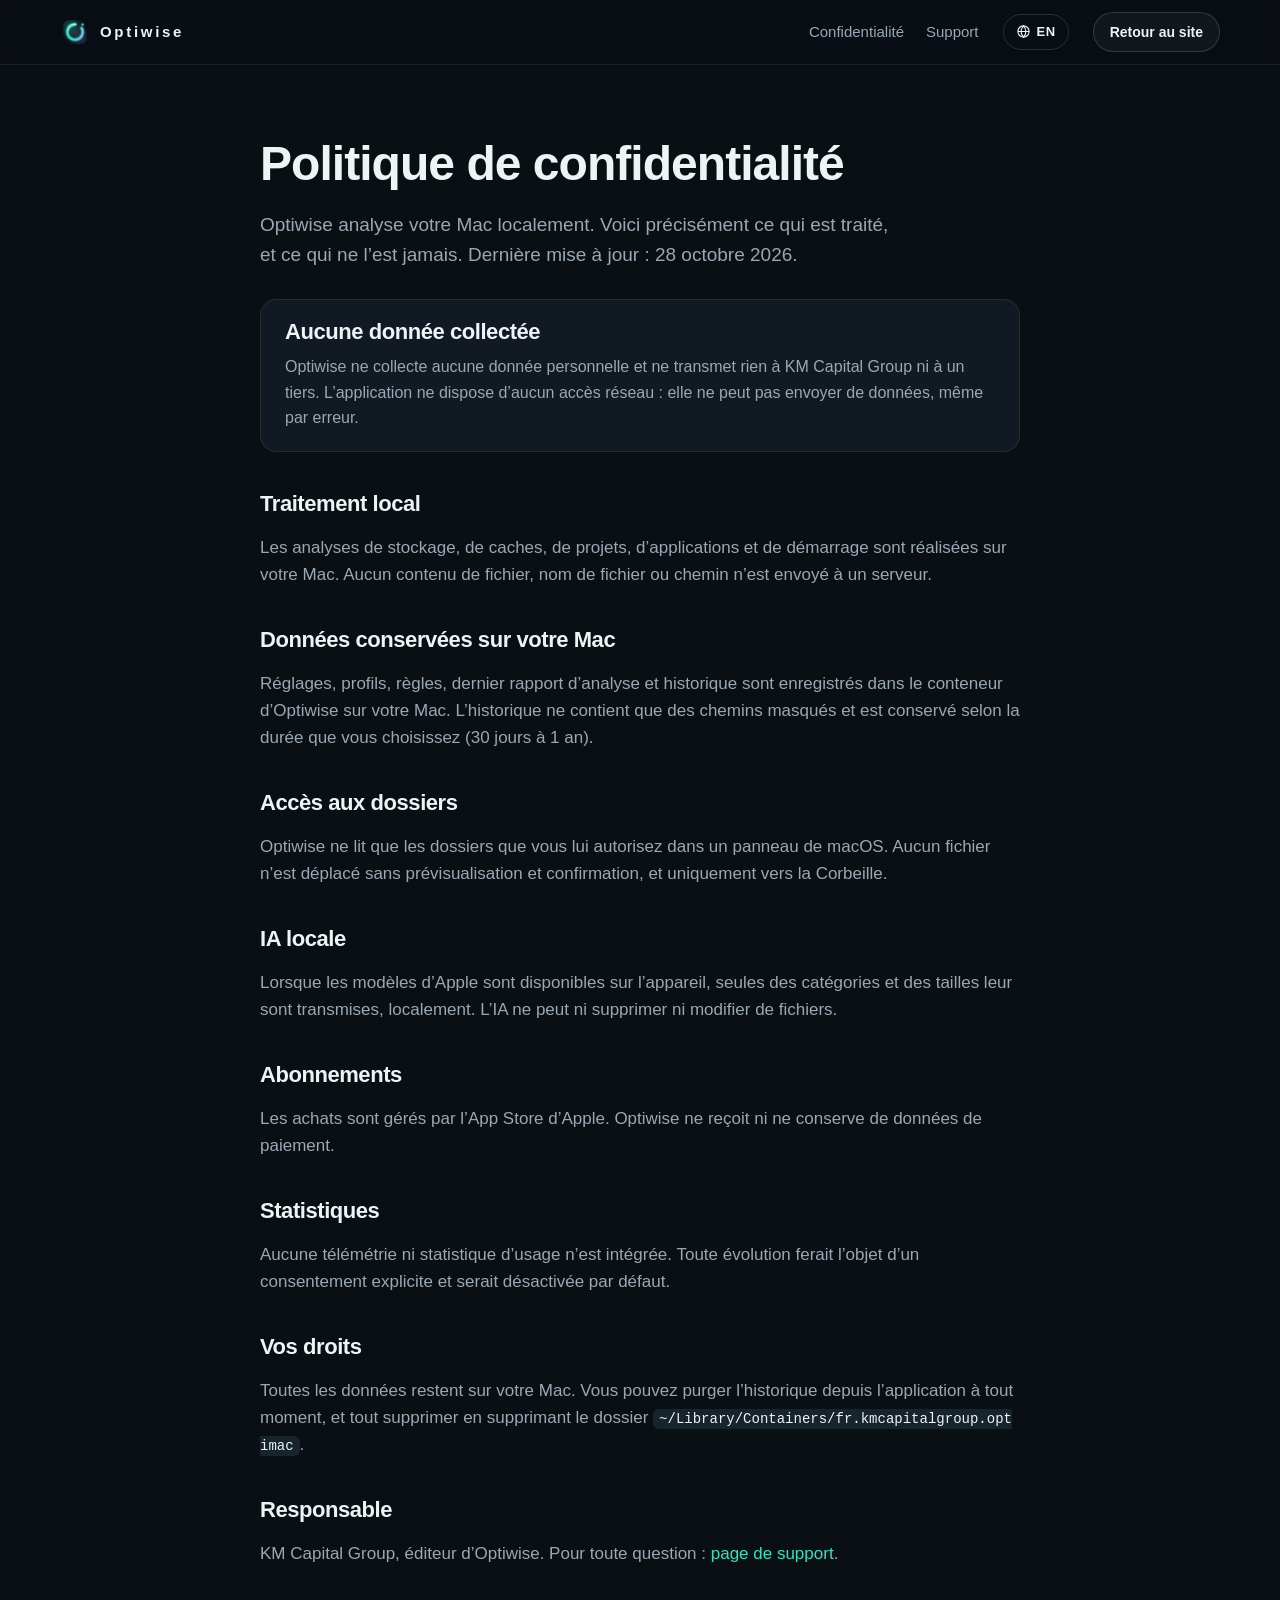
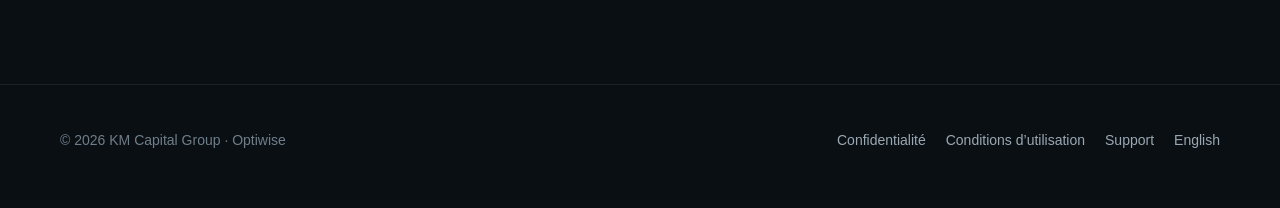
<file: confidentialite/index.html>
<!doctype html>
<html lang="fr">
<head>
  <meta charset="utf-8">
  <meta name="viewport" content="width=device-width, initial-scale=1">
  <title>Confidentialité · Optiwise</title>
  <meta name="description" content="Politique de confidentialité d’Optiwise : analyse 100 % locale, aucune donnée collectée.">
  <meta name="theme-color" content="#0A0F14">
  <link rel="icon" type="image/png" href="../assets/favicon.png">
  <link rel="stylesheet" href="../assets/style.css?v=20261112d">
</head>
<body>

<header class="nav">
  <div class="wrap">
    <a class="brand" href="../"><img src="../assets/icone.png" alt="" width="30" height="30">Optiwise</a>
    <nav class="nav-links" aria-label="Pages">
      <a href="../confidentialite/">Confidentialité</a>
      <a href="../support/">Support</a>
    </nav>
    <a class="lang" href="../en/privacy/" hreflang="en" lang="en" title="English"><svg viewBox="0 0 24 24" aria-hidden="true"><circle cx="12" cy="12" r="9"/><path d="M3 12h18M12 3c2.5 2.7 3.8 5.7 3.8 9s-1.3 6.3-3.8 9c-2.5-2.7-3.8-5.7-3.8-9s1.3-6.3 3.8-9z"/></svg>EN</a>
    <a class="btn btn-ghost btn-sm" href="../">Retour au site</a>
  </div>
</header>

<main class="legal">
  <div class="wrap">
<h1>Politique de confidentialité</h1>
<p class="lead">Optiwise analyse votre Mac localement. Voici précisément ce qui est traité, et ce qui ne l’est jamais. Dernière mise à jour : 28 octobre 2026.</p>
<div class="card"><h2>Aucune donnée collectée</h2><p>Optiwise ne collecte aucune donnée personnelle et ne transmet rien à KM Capital Group ni à un tiers. L’application ne dispose d’aucun accès réseau : elle ne peut pas envoyer de données, même par erreur.</p></div>
<h2>Traitement local</h2><p>Les analyses de stockage, de caches, de projets, d’applications et de démarrage sont réalisées sur votre Mac. Aucun contenu de fichier, nom de fichier ou chemin n’est envoyé à un serveur.</p>
<h2>Données conservées sur votre Mac</h2><p>Réglages, profils, règles, dernier rapport d’analyse et historique sont enregistrés dans le conteneur d’Optiwise sur votre Mac. L’historique ne contient que des chemins masqués et est conservé selon la durée que vous choisissez (30 jours à 1 an).</p>
<h2>Accès aux dossiers</h2><p>Optiwise ne lit que les dossiers que vous lui autorisez dans un panneau de macOS. Aucun fichier n’est déplacé sans prévisualisation et confirmation, et uniquement vers la Corbeille.</p>
<h2>IA locale</h2><p>Lorsque les modèles d’Apple sont disponibles sur l’appareil, seules des catégories et des tailles leur sont transmises, localement. L’IA ne peut ni supprimer ni modifier de fichiers.</p>
<h2>Abonnements</h2><p>Les achats sont gérés par l’App Store d’Apple. Optiwise ne reçoit ni ne conserve de données de paiement.</p>
<h2>Statistiques</h2><p>Aucune télémétrie ni statistique d’usage n’est intégrée. Toute évolution ferait l’objet d’un consentement explicite et serait désactivée par défaut.</p>
<h2>Vos droits</h2><p>Toutes les données restent sur votre Mac. Vous pouvez purger l’historique depuis l’application à tout moment, et tout supprimer en supprimant le dossier <code>~/Library/Containers/fr.kmcapitalgroup.optimac</code>.</p>
<h2>Responsable</h2><p>KM Capital Group, éditeur d’Optiwise. Pour toute question : <a href="../support/">page de support</a>.</p>
  </div>
</main>

<footer>
  <div class="wrap">
    <div>© 2026 KM Capital Group · Optiwise</div>
    <nav aria-label="Liens">
      <a href="../confidentialite/">Confidentialité</a>
      <a href="https://www.apple.com/legal/internet-services/itunes/dev/stdeula/">Conditions d’utilisation</a>
      <a href="../support/">Support</a>
      <a href="../en/privacy/">English</a>
    </nav>
  </div>
</footer>
</body>
</html>
</file>
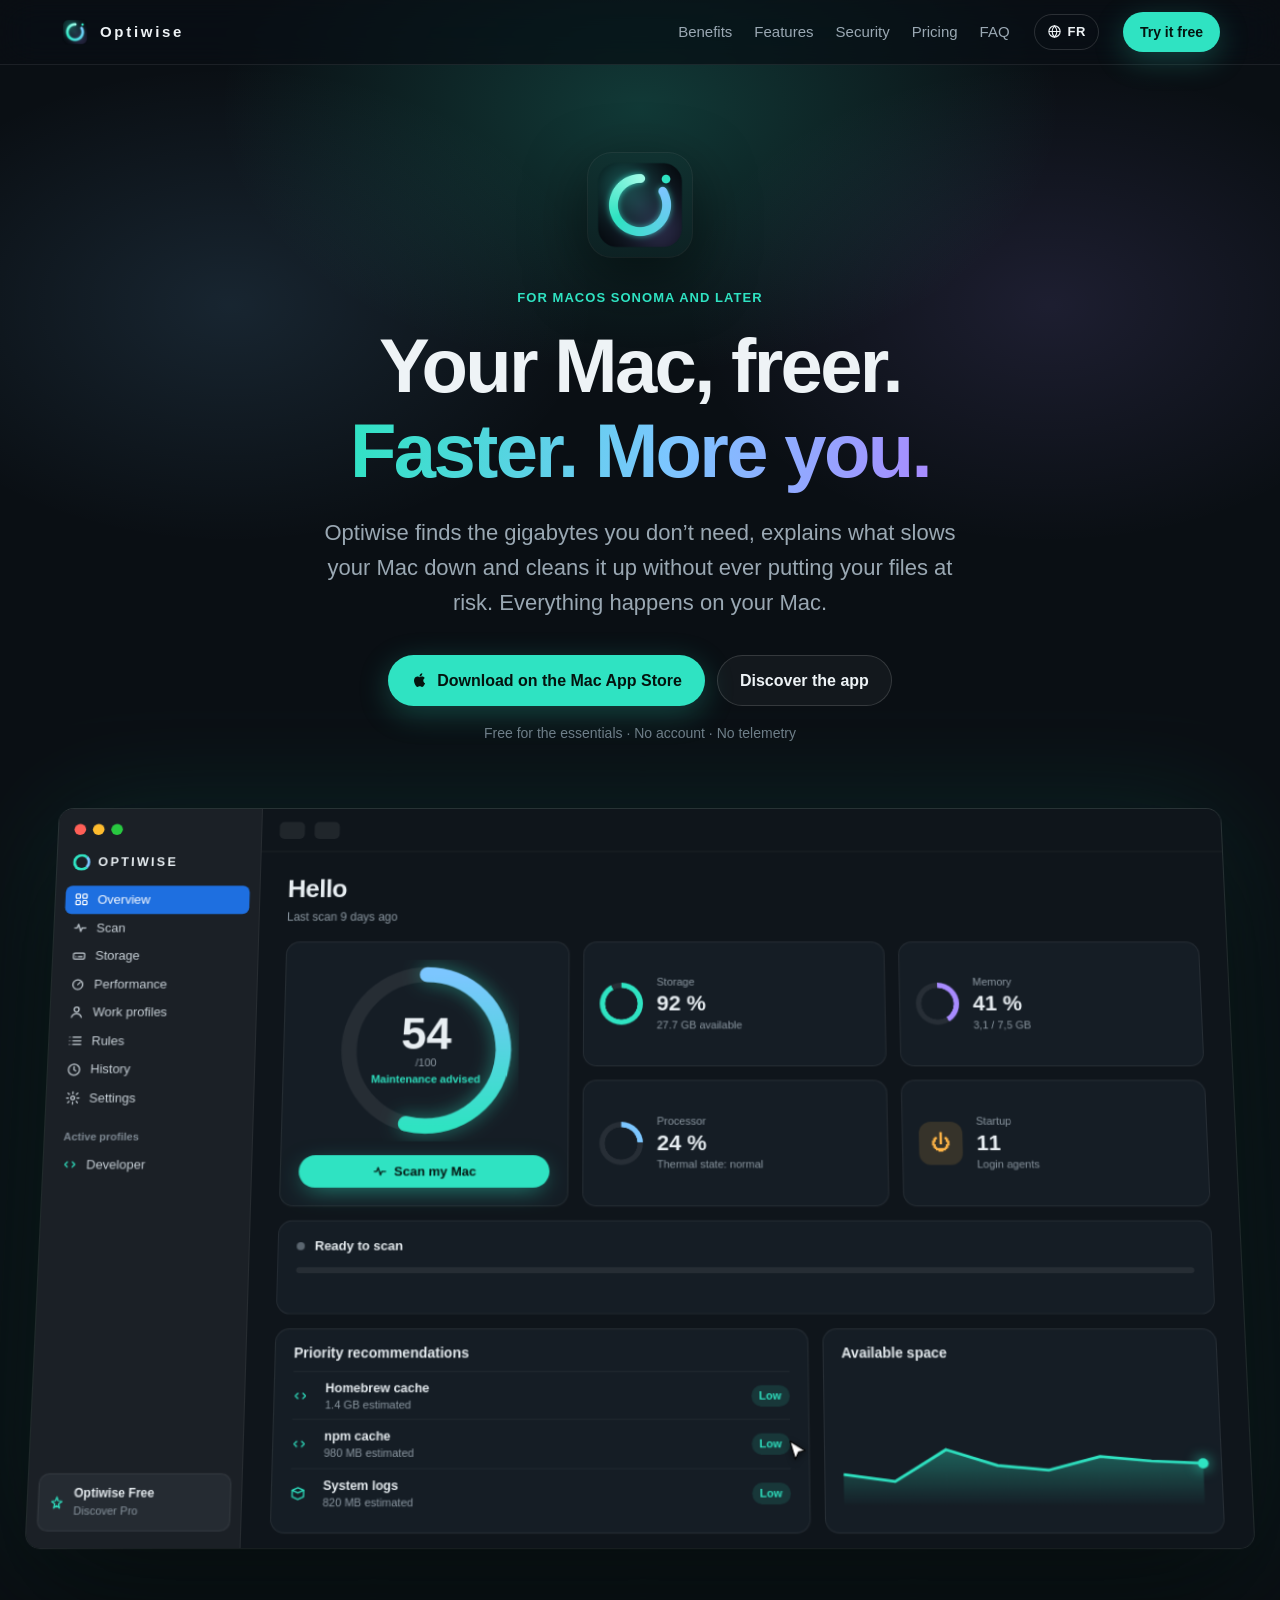
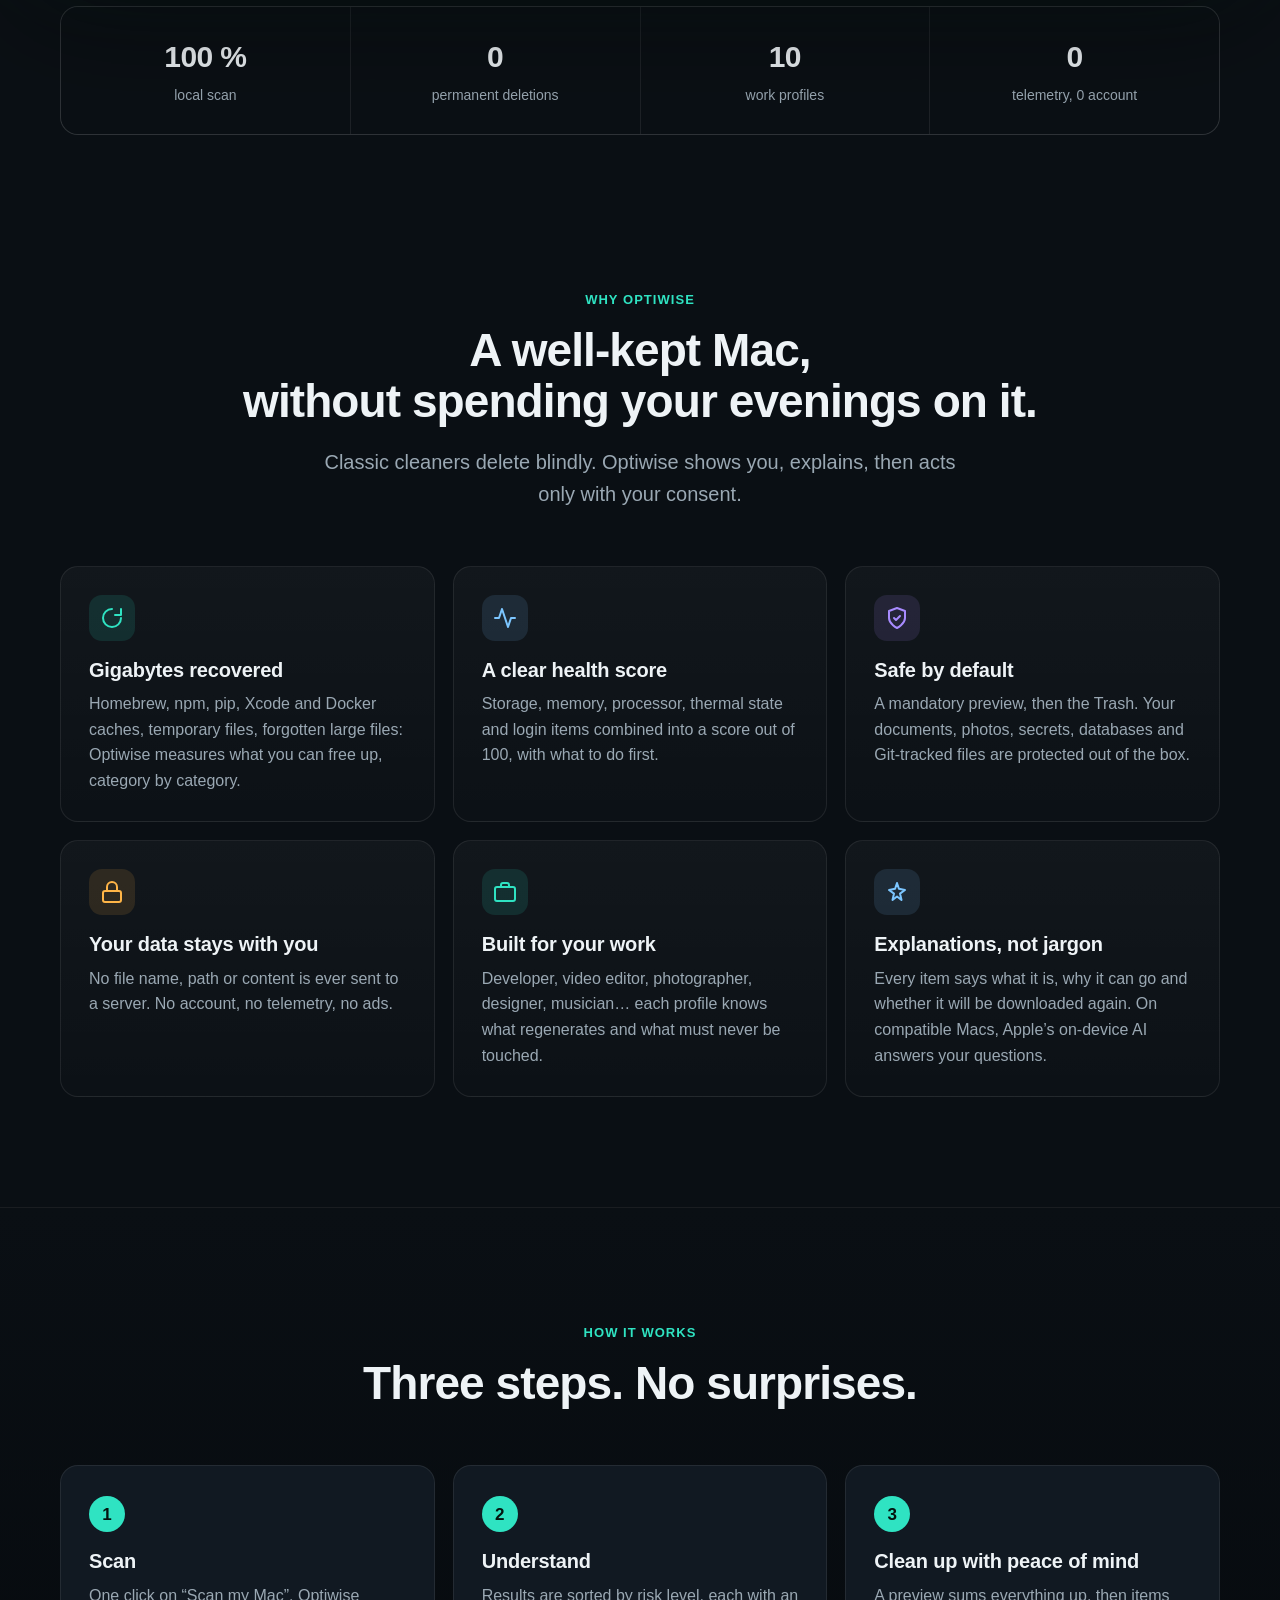
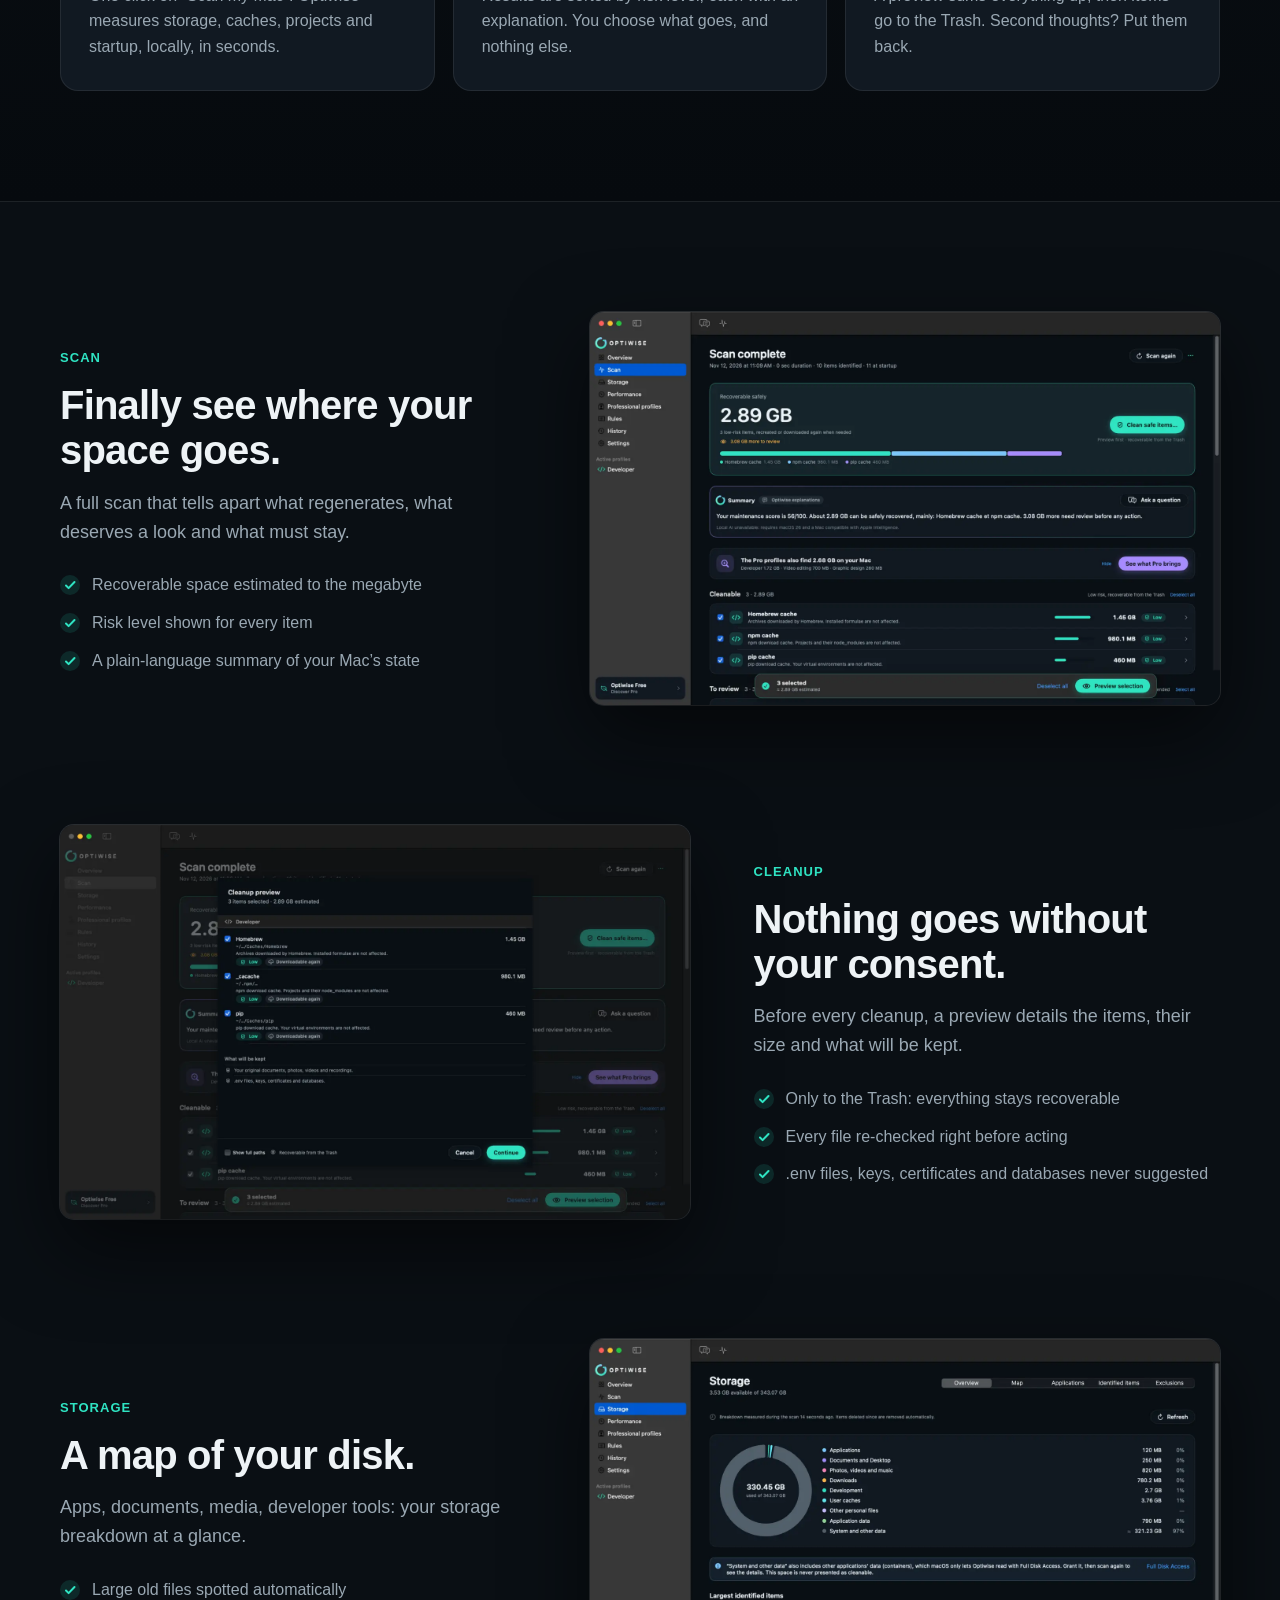
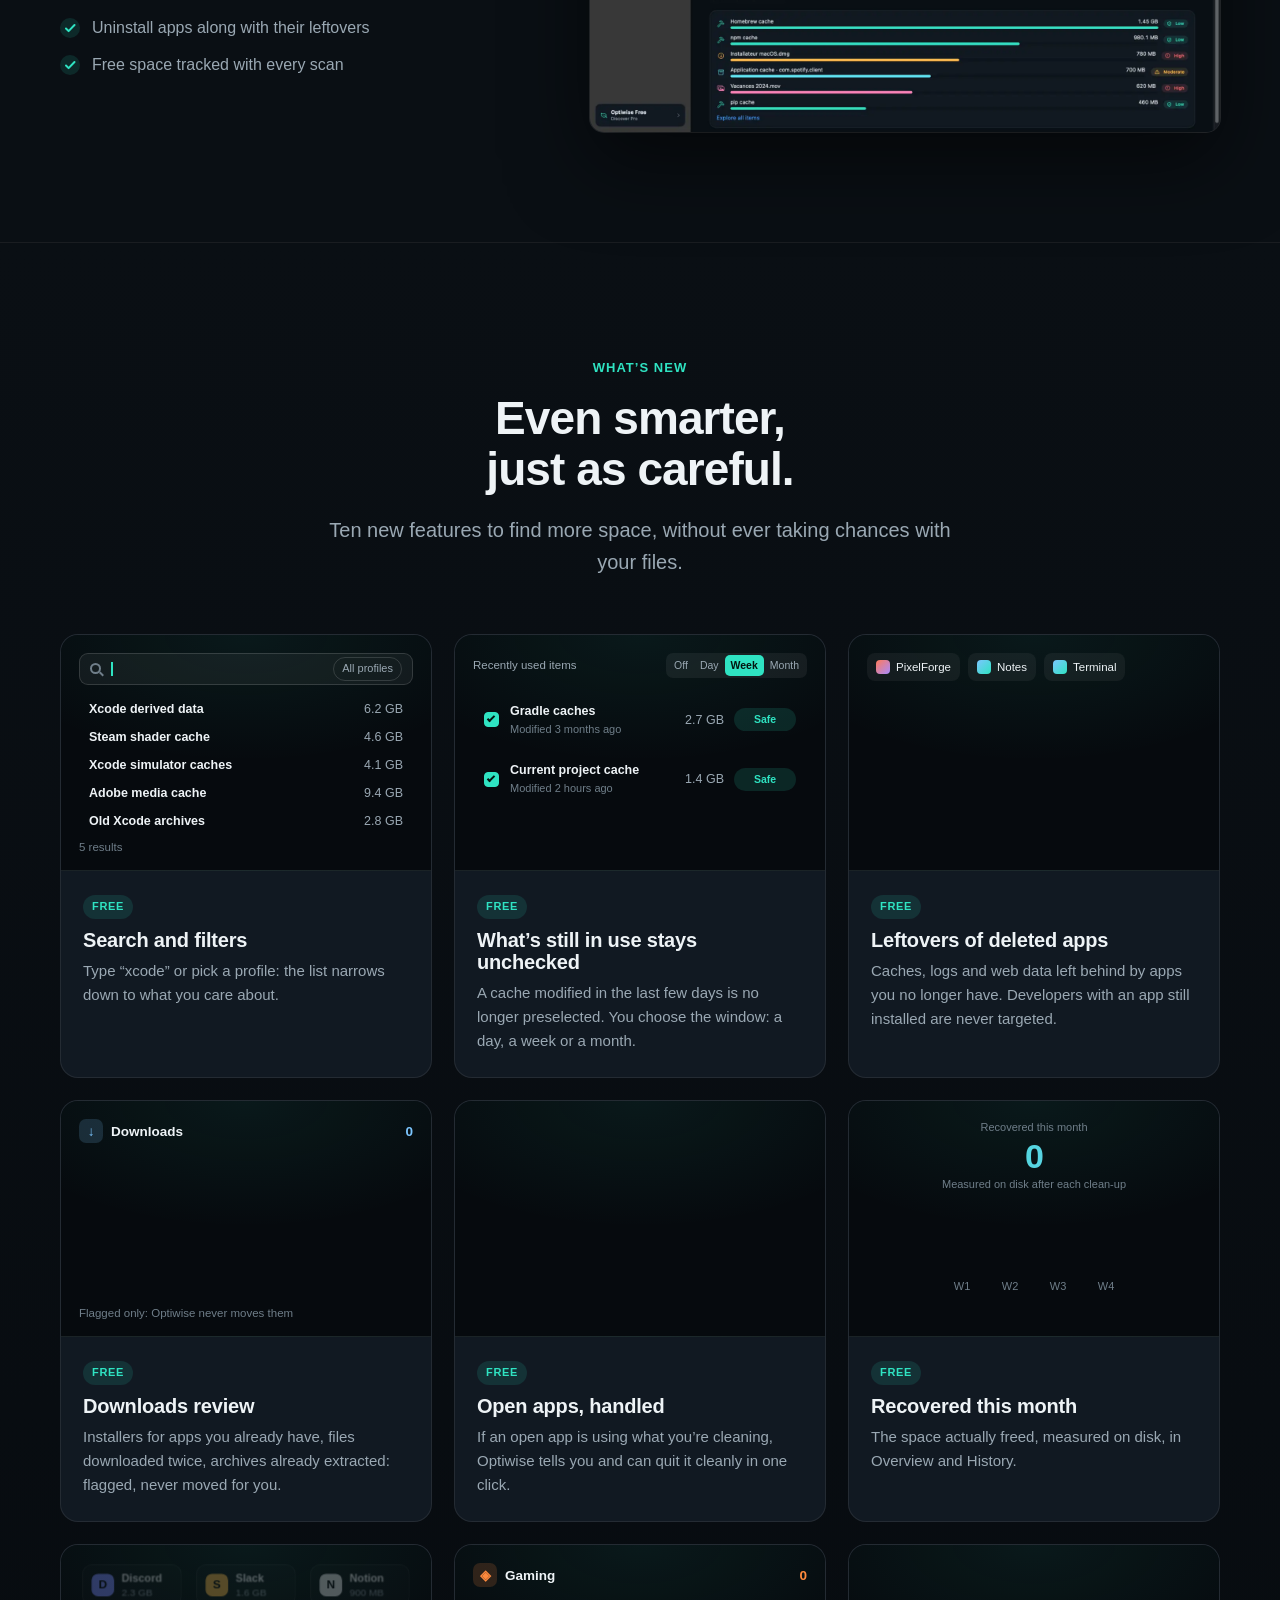
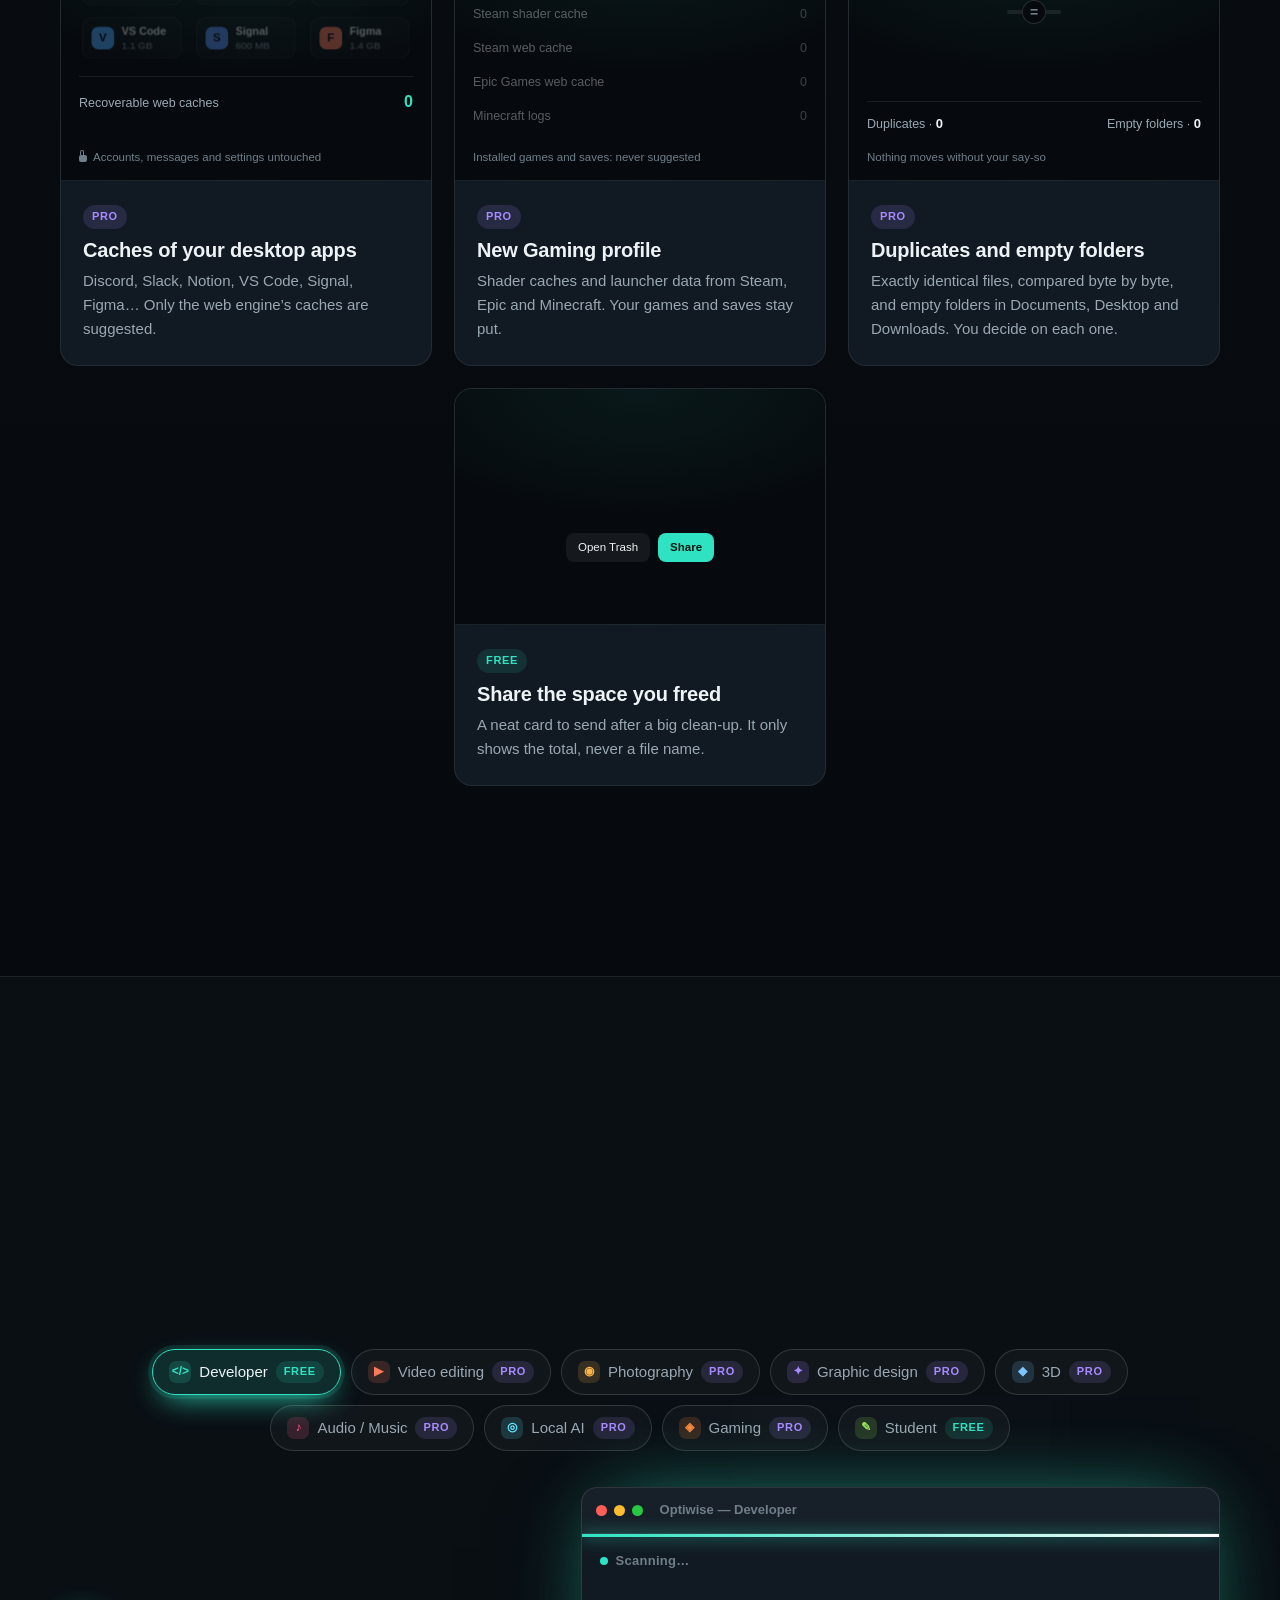
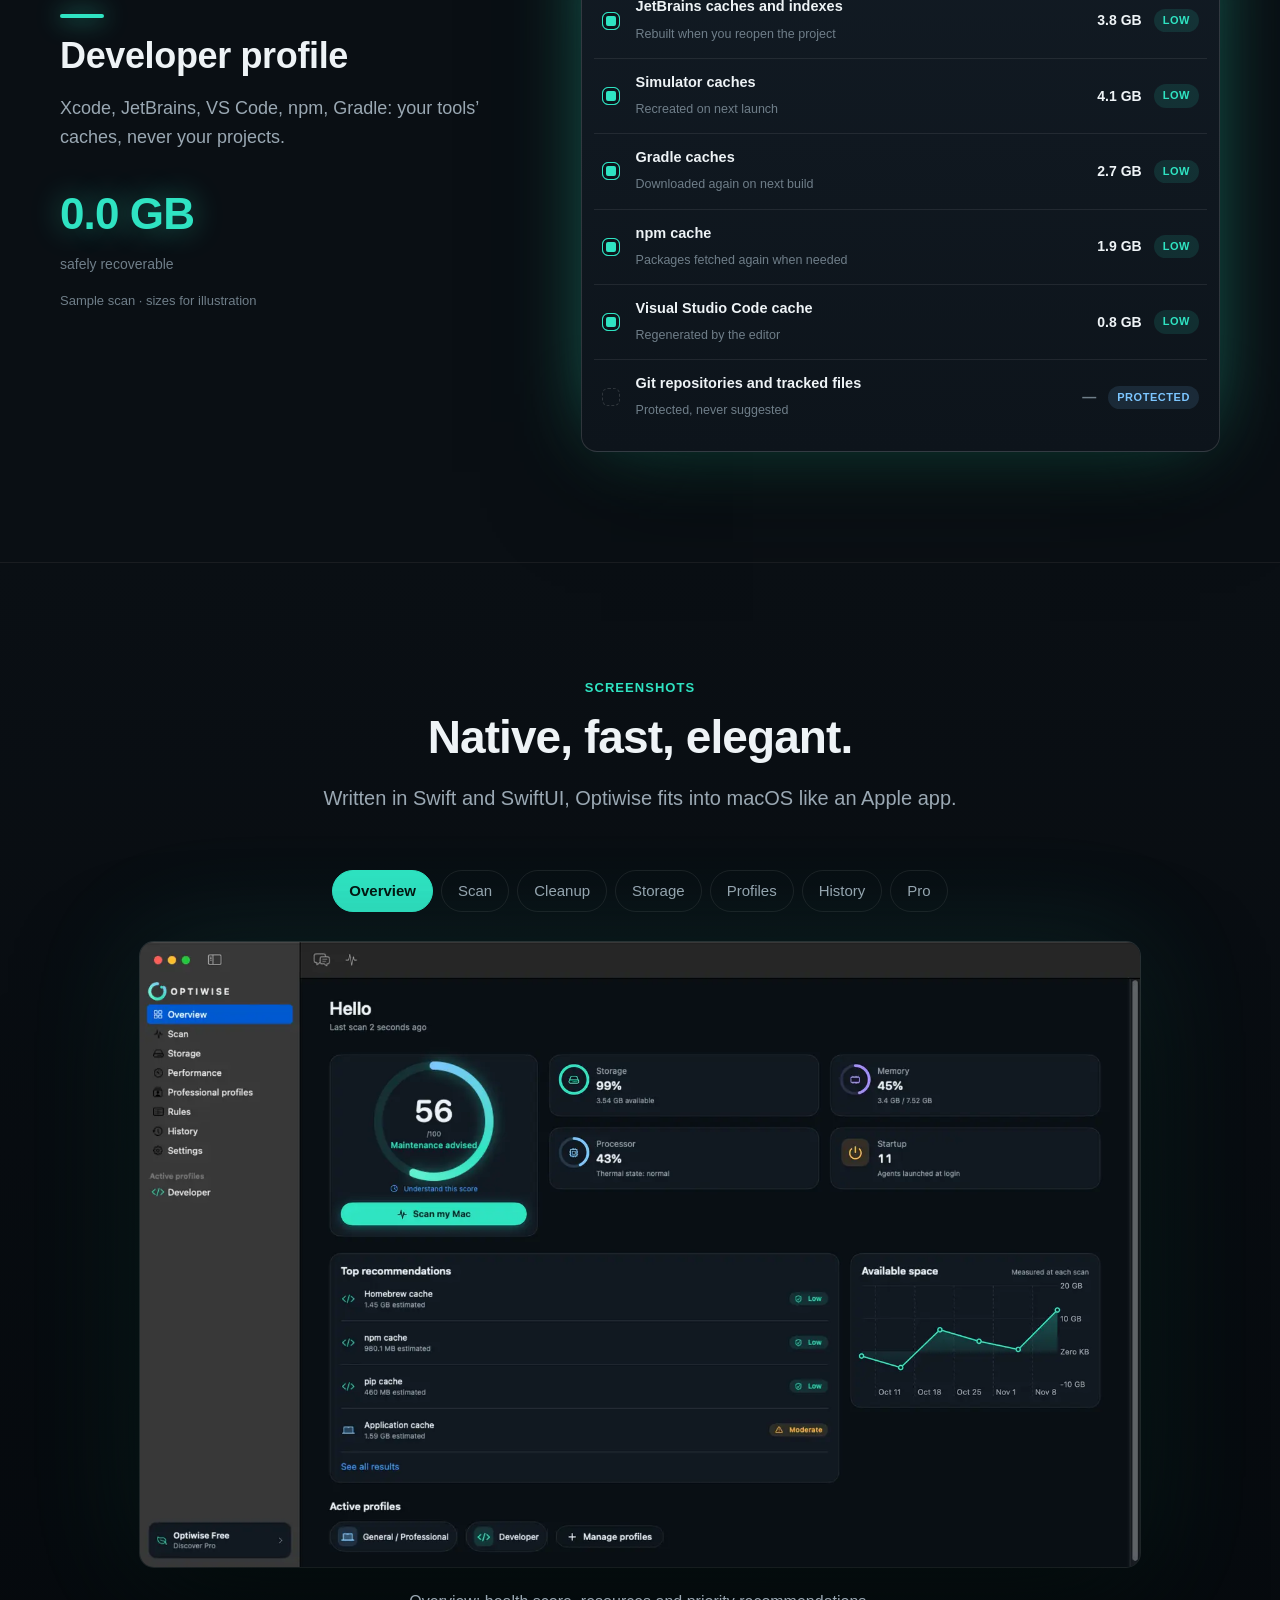
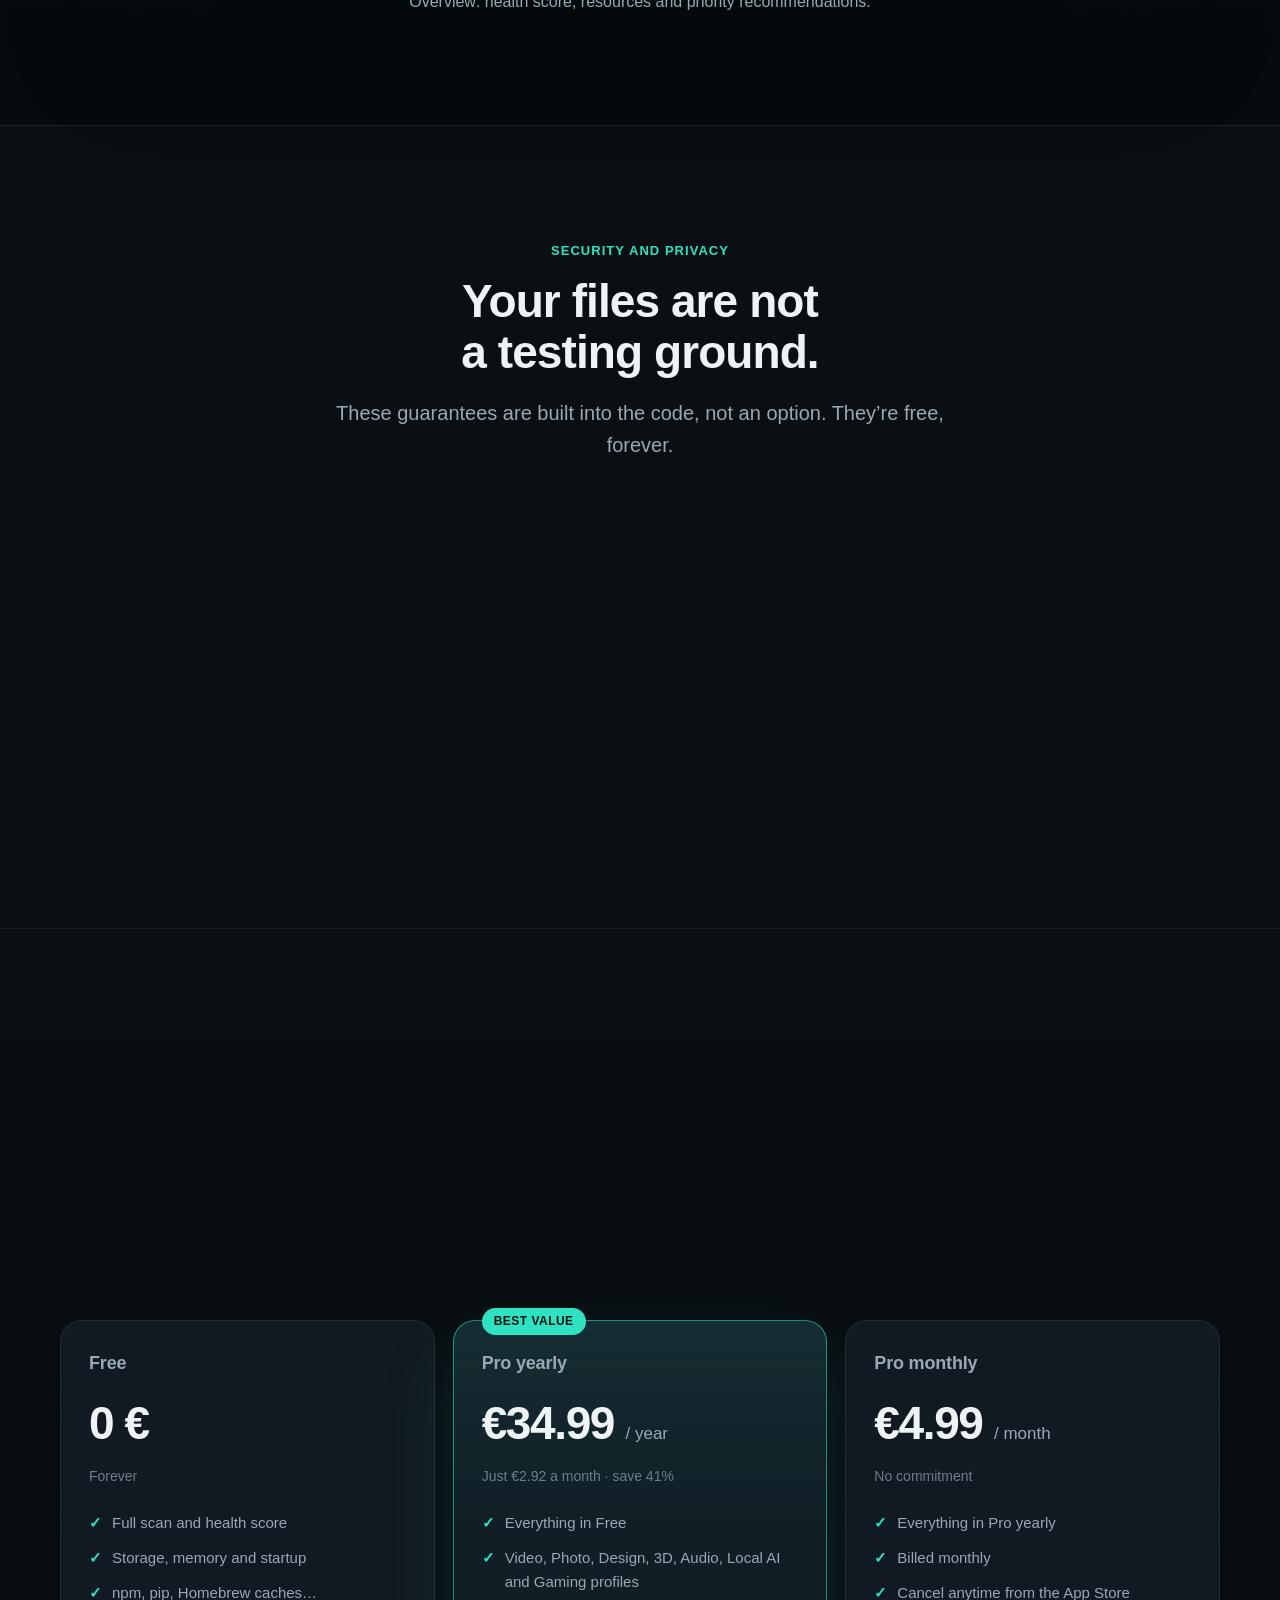
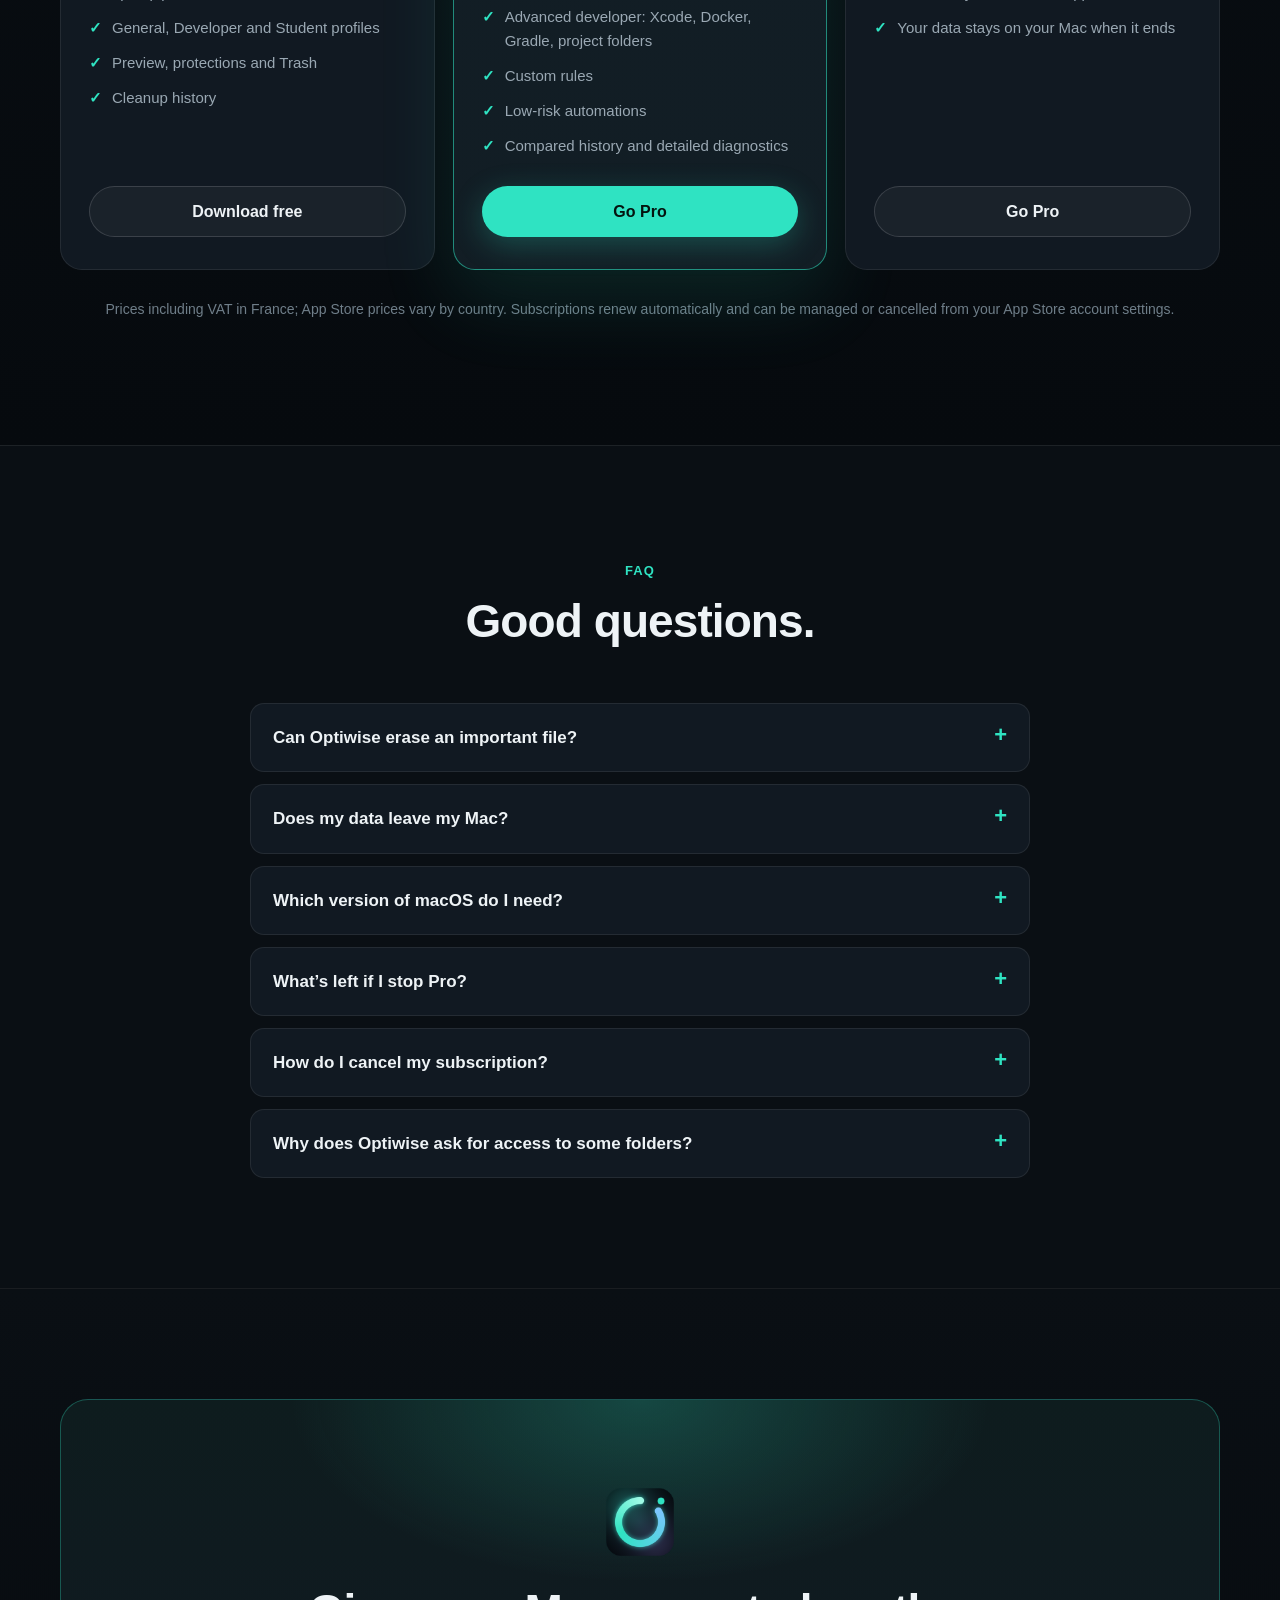
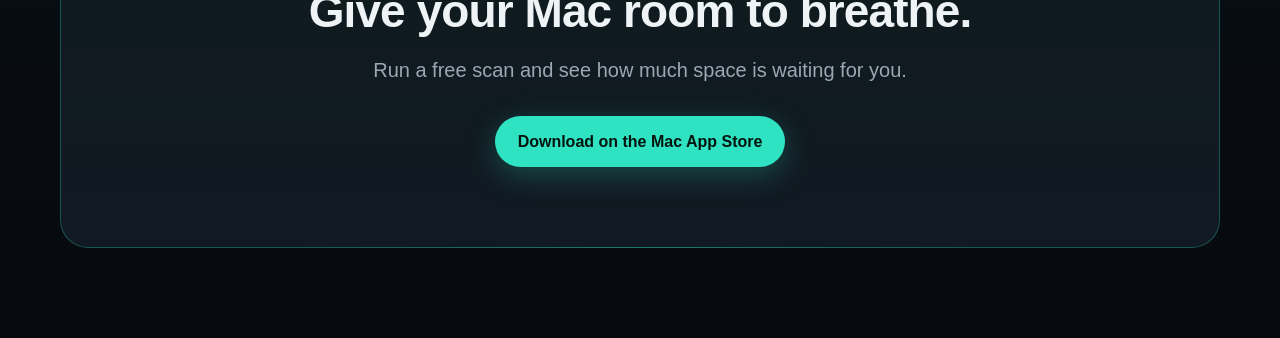
<file: en/index.html>
<!doctype html>
<html lang="en" class="no-js">
<head>
  <meta charset="utf-8">
  <meta name="viewport" content="width=device-width, initial-scale=1">
  <title>Optiwise — Your Mac, freer. Faster. More you.</title>
  <meta name="description" content="Optiwise scans, cleans and optimizes your Mac safely. 100% local, no telemetry, everything goes through the Trash. Free, with a Pro plan.">
  <meta name="theme-color" content="#0A0F14">
  <link rel="icon" type="image/png" href="../assets/favicon.png">
  <link rel="apple-touch-icon" href="../assets/icone.png">
  <meta property="og:type" content="website">
  <meta property="og:title" content="Optiwise — Your Mac, freer. Faster. More you.">
  <meta property="og:description" content="Mac scanning, cleanup and optimization, 100% local and safe by default.">
  <meta property="og:image" content="https://kmcapitalgroup.github.io/optimac-site/assets/partage.jpg">
  <meta property="og:locale" content="en_US">
  <meta name="twitter:card" content="summary_large_image">
  <link rel="stylesheet" href="../assets/style.css?v=20261112d">
  <script>document.documentElement.classList.remove('no-js')</script>
  <link rel="alternate" hreflang="fr" href="https://kmcapitalgroup.github.io/optimac-site/">
  <link rel="alternate" hreflang="en" href="https://kmcapitalgroup.github.io/optimac-site/en/">
  <link rel="alternate" hreflang="x-default" href="https://kmcapitalgroup.github.io/optimac-site/">
</head>
<body>

<header class="nav">
  <div class="wrap">
    <a class="brand" href="#top"><img src="../assets/icone.png" alt="" width="30" height="30">Optiwise</a>
    <nav class="nav-links" aria-label="Sections">
      <a href="#benefits">Benefits</a>
      <a href="#features">Features</a>
      <a href="#security">Security</a>
      <a href="#pricing">Pricing</a>
      <a href="#faq">FAQ</a>
    </nav>
    <a class="lang" onclick="try{localStorage.setItem('optiwise-lang','fr')}catch(e){}" href="../" hreflang="fr" lang="fr" title="Français"><svg viewBox="0 0 24 24" aria-hidden="true"><circle cx="12" cy="12" r="9"/><path d="M3 12h18M12 3c2.5 2.7 3.8 5.7 3.8 9s-1.3 6.3-3.8 9c-2.5-2.7-3.8-5.7-3.8-9s1.3-6.3 3.8-9z"/></svg>FR</a>
    <a class="btn btn-primary btn-sm" href="https://apps.apple.com/app/optiwise-cleaner/id6828115628?mt=12" target="_blank" rel="noopener">Try it free</a>
  </div>
</header>

<main id="top">

  <!-- Hero -->
  <section class="hero">
    <div class="wrap">
      <img class="hero-icon" src="../assets/icone.png" alt="Optiwise icon" width="104" height="104">
      <span class="eyebrow">For macOS Sonoma and later</span>
      <h1>Your Mac, freer.<br><span class="gradient-text">Faster. More you.</span></h1>
      <p class="lead">Optiwise finds the gigabytes you don’t need, explains what slows your Mac down and cleans it up without ever putting your files at risk. Everything happens on your Mac.</p>
      <div class="hero-cta">
        <a class="btn btn-primary" href="https://apps.apple.com/app/optiwise-cleaner/id6828115628?mt=12" target="_blank" rel="noopener">
          <svg viewBox="0 0 24 24" fill="currentColor" aria-hidden="true"><path d="M16.37 12.68c-.02-2.3 1.88-3.4 1.96-3.46-1.07-1.56-2.73-1.78-3.32-1.8-1.41-.14-2.76.83-3.48.83-.72 0-1.82-.81-3-.79-1.54.02-2.97.9-3.76 2.28-1.6 2.78-.41 6.9 1.15 9.16.76 1.1 1.67 2.34 2.86 2.3 1.15-.05 1.58-.74 2.97-.74 1.38 0 1.77.74 2.98.72 1.23-.02 2.01-1.12 2.76-2.23.87-1.28 1.23-2.52 1.25-2.58-.03-.01-2.4-.92-2.42-3.65zM14.1 5.9c.63-.77 1.06-1.83.94-2.9-.91.04-2.02.61-2.67 1.37-.58.68-1.1 1.77-.96 2.81 1.02.08 2.06-.52 2.69-1.28z"/></svg>
          Download on the Mac App Store
        </a>
        <a class="btn btn-ghost" href="#features">Discover the app</a>
      </div>
      <p class="hero-note">Free for the essentials · No account · No telemetry</p>

      <div class="hero-shot" id="hero-shot">
        <div class="window">
          <div class="live-demo" id="live-demo" role="img" aria-label="Animated Optiwise demo: scanning the Mac, safely recoverable items, preview, then moving to the Trash">
            <noscript><img src="../assets/captures/en/01-vue-d-ensemble.webp" width="1600" height="1000" alt="Optiwise overview"></noscript>
          </div>
        </div>
      </div>

      <div class="stats reveal">
        <div class="stat"><strong>100 %</strong><span>local scan</span></div>
        <div class="stat"><strong>0</strong><span>permanent deletions</span></div>
        <div class="stat"><strong>10</strong><span>work profiles</span></div>
        <div class="stat"><strong>0</strong><span>telemetry, 0 account</span></div>
      </div>
    </div>
  </section>

  <!-- Bénéfices -->
  <section id="benefits">
    <div class="wrap">
      <div class="section-head center reveal">
        <span class="eyebrow">Why Optiwise</span>
        <h2>A well-kept Mac,<br>without spending your evenings on it.</h2>
        <p class="lead">Classic cleaners delete blindly. Optiwise shows you, explains, then acts only with your consent.</p>
      </div>
      <div class="grid-3">
        <article class="card reveal">
          <div class="icon"><svg viewBox="0 0 24 24" fill="none" stroke="currentColor" stroke-width="2" stroke-linecap="round" stroke-linejoin="round" aria-hidden="true"><path d="M21 12a9 9 0 1 1-9-9"/><path d="M21 3v6h-6"/></svg></div>
          <h3>Gigabytes recovered</h3>
          <p>Homebrew, npm, pip, Xcode and Docker caches, temporary files, forgotten large files: Optiwise measures what you can free up, category by category.</p>
        </article>
        <article class="card reveal">
          <div class="icon glacier"><svg viewBox="0 0 24 24" fill="none" stroke="currentColor" stroke-width="2" stroke-linecap="round" stroke-linejoin="round" aria-hidden="true"><path d="M22 12h-4l-3 9L9 3l-3 9H2"/></svg></div>
          <h3>A clear health score</h3>
          <p>Storage, memory, processor, thermal state and login items combined into a score out of 100, with what to do first.</p>
        </article>
        <article class="card reveal">
          <div class="icon violet"><svg viewBox="0 0 24 24" fill="none" stroke="currentColor" stroke-width="2" stroke-linecap="round" stroke-linejoin="round" aria-hidden="true"><path d="M12 22s8-4 8-10V5l-8-3-8 3v7c0 6 8 10 8 10z"/><path d="m9 12 2 2 4-4"/></svg></div>
          <h3>Safe by default</h3>
          <p>A mandatory preview, then the Trash. Your documents, photos, secrets, databases and Git-tracked files are protected out of the box.</p>
        </article>
        <article class="card reveal">
          <div class="icon warning"><svg viewBox="0 0 24 24" fill="none" stroke="currentColor" stroke-width="2" stroke-linecap="round" stroke-linejoin="round" aria-hidden="true"><rect x="3" y="11" width="18" height="11" rx="2"/><path d="M7 11V7a5 5 0 0 1 10 0v4"/></svg></div>
          <h3>Your data stays with you</h3>
          <p>No file name, path or content is ever sent to a server. No account, no telemetry, no ads.</p>
        </article>
        <article class="card reveal">
          <div class="icon"><svg viewBox="0 0 24 24" fill="none" stroke="currentColor" stroke-width="2" stroke-linecap="round" stroke-linejoin="round" aria-hidden="true"><rect x="2" y="7" width="20" height="14" rx="2"/><path d="M16 7V5a2 2 0 0 0-2-2h-4a2 2 0 0 0-2 2v2"/></svg></div>
          <h3>Built for your work</h3>
          <p>Developer, video editor, photographer, designer, musician… each profile knows what regenerates and what must never be touched.</p>
        </article>
        <article class="card reveal">
          <div class="icon glacier"><svg viewBox="0 0 24 24" fill="none" stroke="currentColor" stroke-width="2" stroke-linecap="round" stroke-linejoin="round" aria-hidden="true"><path d="M12 3l1.9 5.8L20 10l-5 3.6L16.5 20 12 16.5 7.5 20 9 13.6 4 10l6.1-1.2z"/></svg></div>
          <h3>Explanations, not jargon</h3>
          <p>Every item says what it is, why it can go and whether it will be downloaded again. On compatible Macs, Apple’s on-device AI answers your questions.</p>
        </article>
      </div>
    </div>
  </section>

  <!-- How it works -->
  <section class="alt">
    <div class="wrap">
      <div class="section-head center reveal">
        <span class="eyebrow">How it works</span>
        <h2>Three steps. No surprises.</h2>
      </div>
      <div class="steps">
        <div class="step reveal">
          <h3>Scan</h3>
          <p>One click on “Scan my Mac”. Optiwise measures storage, caches, projects and startup, locally, in seconds.</p>
        </div>
        <div class="step reveal">
          <h3>Understand</h3>
          <p>Results are sorted by risk level, each with an explanation. You choose what goes, and nothing else.</p>
        </div>
        <div class="step reveal">
          <h3>Clean up with peace of mind</h3>
          <p>A preview sums everything up, then items go to the Trash. Second thoughts? Put them back.</p>
        </div>
      </div>
    </div>
  </section>

  <!-- Fonctionnalités détaillées -->
  <section id="features">
    <div class="wrap">
      <div class="feature">
        <div class="feature-text reveal">
          <span class="eyebrow">Scan</span>
          <h2>Finally see where your space goes.</h2>
          <p class="lead">A full scan that tells apart what regenerates, what deserves a look and what must stay.</p>
          <ul class="checks">
            <li>Recoverable space estimated to the megabyte</li>
            <li>Risk level shown for every item</li>
            <li>A plain-language summary of your Mac’s state</li>
          </ul>
        </div>
        <div class="window reveal"><img src="../assets/captures/en/02-analyse.webp" width="1600" height="1000" loading="lazy" alt="Completed scan with recoverable space and the list of cleanable items"></div>
      </div>

      <div class="feature reverse">
        <div class="feature-text reveal">
          <span class="eyebrow">Cleanup</span>
          <h2>Nothing goes without your consent.</h2>
          <p class="lead">Before every cleanup, a preview details the items, their size and what will be kept.</p>
          <ul class="checks">
            <li>Only to the Trash: everything stays recoverable</li>
            <li>Every file re-checked right before acting</li>
            <li>.env files, keys, certificates and databases never suggested</li>
          </ul>
        </div>
        <div class="window reveal"><img src="../assets/captures/en/03-nettoyage.webp" width="1600" height="1000" loading="lazy" alt="Cleanup preview listing Homebrew, npm and pip caches and what will be kept"></div>
      </div>

      <div class="feature">
        <div class="feature-text reveal">
          <span class="eyebrow">Storage</span>
          <h2>A map of your disk.</h2>
          <p class="lead">Apps, documents, media, developer tools: your storage breakdown at a glance.</p>
          <ul class="checks">
            <li>Large old files spotted automatically</li>
            <li>Uninstall apps along with their leftovers</li>
            <li>Free space tracked with every scan</li>
          </ul>
        </div>
        <div class="window reveal"><img src="../assets/captures/en/04-stockage.webp" width="1600" height="1000" loading="lazy" alt="Storage breakdown by category"></div>
      </div>
    </div>
  </section>

  <!-- Nouveautés -->
  <section class="alt" id="whats-new">
    <div class="wrap">
      <div class="section-head center reveal">
        <span class="eyebrow">What’s new</span>
        <h2>Even smarter,<br>just as careful.</h2>
        <p class="lead">Ten new features to find more space, without ever taking chances with your files.</p>
      </div>
      <div class="nf-cards">
        <article class="nf-card-wrap reveal" data-nf="search">
          <div class="nf-stage" aria-hidden="true"></div>
          <div class="nf-text"><span class="nf-plan">Free</span><h3>Search and filters</h3><p>Type “xcode” or pick a profile: the list narrows down to what you care about.</p></div>
        </article>
        <article class="nf-card-wrap reveal" data-nf="recent">
          <div class="nf-stage" aria-hidden="true"></div>
          <div class="nf-text"><span class="nf-plan">Free</span><h3>What’s still in use stays unchecked</h3><p>A cache modified in the last few days is no longer preselected. You choose the window: a day, a week or a month.</p></div>
        </article>
        <article class="nf-card-wrap reveal" data-nf="orphans">
          <div class="nf-stage" aria-hidden="true"></div>
          <div class="nf-text"><span class="nf-plan">Free</span><h3>Leftovers of deleted apps</h3><p>Caches, logs and web data left behind by apps you no longer have. Developers with an app still installed are never targeted.</p></div>
        </article>
        <article class="nf-card-wrap reveal" data-nf="downloads">
          <div class="nf-stage" aria-hidden="true"></div>
          <div class="nf-text"><span class="nf-plan">Free</span><h3>Downloads review</h3><p>Installers for apps you already have, files downloaded twice, archives already extracted: flagged, never moved for you.</p></div>
        </article>
        <article class="nf-card-wrap reveal" data-nf="running">
          <div class="nf-stage" aria-hidden="true"></div>
          <div class="nf-text"><span class="nf-plan">Free</span><h3>Open apps, handled</h3><p>If an open app is using what you’re cleaning, Optiwise tells you and can quit it cleanly in one click.</p></div>
        </article>
        <article class="nf-card-wrap reveal" data-nf="month">
          <div class="nf-stage" aria-hidden="true"></div>
          <div class="nf-text"><span class="nf-plan">Free</span><h3>Recovered this month</h3><p>The space actually freed, measured on disk, in Overview and History.</p></div>
        </article>
        <article class="nf-card-wrap reveal" data-nf="apps">
          <div class="nf-stage" aria-hidden="true"></div>
          <div class="nf-text"><span class="nf-plan pro">Pro</span><h3>Caches of your desktop apps</h3><p>Discord, Slack, Notion, VS Code, Signal, Figma… Only the web engine’s caches are suggested.</p></div>
        </article>
        <article class="nf-card-wrap reveal" data-nf="gaming">
          <div class="nf-stage" aria-hidden="true"></div>
          <div class="nf-text"><span class="nf-plan pro">Pro</span><h3>New Gaming profile</h3><p>Shader caches and launcher data from Steam, Epic and Minecraft. Your games and saves stay put.</p></div>
        </article>
        <article class="nf-card-wrap reveal" data-nf="dupes">
          <div class="nf-stage" aria-hidden="true"></div>
          <div class="nf-text"><span class="nf-plan pro">Pro</span><h3>Duplicates and empty folders</h3><p>Exactly identical files, compared byte by byte, and empty folders in Documents, Desktop and Downloads. You decide on each one.</p></div>
        </article>
        <article class="nf-card-wrap reveal" data-nf="share">
          <div class="nf-stage" aria-hidden="true"></div>
          <div class="nf-text"><span class="nf-plan">Free</span><h3>Share the space you freed</h3><p>A neat card to send after a big clean-up. It only shows the total, never a file name.</p></div>
        </article>
      </div>
      <p class="center nf-more reveal"><a href="cleaning/">See everything Optiwise cleans →</a></p>
    </div>
  </section>

  <!-- Profils -->
  <section id="profiles">
    <div class="wrap">
      <div class="section-head center reveal">
        <span class="eyebrow">Work profiles</span>
        <h2>It knows your tools.</h2>
        <p class="lead">A video render cache, JetBrains indexes or a downloaded AI model aren’t handled the same way. Pick a line of work and watch Optiwise scan it.</p>
      </div>
      <div class="profile-demo reveal" id="profile-demo"></div>
    </div>
  </section>

  <!-- Galerie -->
  <section class="alt" id="galerie">
    <div class="wrap">
      <div class="section-head center reveal">
        <span class="eyebrow">Screenshots</span>
        <h2>Native, fast, elegant.</h2>
        <p class="lead">Written in Swift and SwiftUI, Optiwise fits into macOS like an Apple app.</p>
      </div>
      <div class="gallery-tabs" role="tablist" aria-label="App screens">
        <button role="tab" aria-selected="true" data-src="../assets/captures/en/01-vue-d-ensemble.webp" data-caption="Overview: health score, resources and priority recommendations.">Overview</button>
        <button role="tab" aria-selected="false" data-src="../assets/captures/en/02-analyse.webp" data-caption="Scan: what can be freed, sorted by risk level.">Scan</button>
        <button role="tab" aria-selected="false" data-src="../assets/captures/en/03-nettoyage.webp" data-caption="Cleanup: a full preview before anything moves to the Trash.">Cleanup</button>
        <button role="tab" aria-selected="false" data-src="../assets/captures/en/04-stockage.webp" data-caption="Storage: your disk broken down by category.">Storage</button>
        <button role="tab" aria-selected="false" data-src="../assets/captures/en/05-profils.webp" data-caption="Work profiles: each line of work has its own caches and protections.">Profiles</button>
        <button role="tab" aria-selected="false" data-src="../assets/captures/en/06-historique.webp" data-caption="History: every past cleanup, with the space recovered.">History</button>
        <button role="tab" aria-selected="false" data-src="../assets/captures/en/07-pro.webp" data-caption="Optiwise Pro: every profile, custom rules and automations.">Pro</button>
      </div>
      <div class="gallery-stage reveal">
        <figure>
          <div class="window"><img id="gallery-img" src="../assets/captures/en/01-vue-d-ensemble.webp" width="1600" height="1000" loading="lazy" alt="Optiwise screenshot"></div>
          <figcaption id="gallery-caption" aria-live="polite">Overview: health score, resources and priority recommendations.</figcaption>
        </figure>
      </div>
    </div>
  </section>

  <!-- Security and privacy -->
  <section id="security">
    <div class="wrap">
      <div class="section-head center reveal">
        <span class="eyebrow">Security and privacy</span>
        <h2>Your files are not<br>a testing ground.</h2>
        <p class="lead">These guarantees are built into the code, not an option. They’re free, forever.</p>
      </div>
      <div class="trust">
        <div class="card reveal">
          <div class="icon"><svg viewBox="0 0 24 24" fill="none" stroke="currentColor" stroke-width="2" stroke-linecap="round" stroke-linejoin="round" aria-hidden="true"><path d="M3 6h18"/><path d="M8 6V4h8v2"/><path d="M19 6l-1 14H6L5 6"/></svg></div>
          <div><h3>Never a permanent deletion</h3><p>The only possible action is moving to the Trash, after you confirm.</p></div>
        </div>
        <div class="card reveal">
          <div class="icon glacier"><svg viewBox="0 0 24 24" fill="none" stroke="currentColor" stroke-width="2" stroke-linecap="round" stroke-linejoin="round" aria-hidden="true"><circle cx="6" cy="6" r="3"/><circle cx="18" cy="18" r="3"/><path d="M6 9v3a6 6 0 0 0 6 6h3"/></svg></div>
          <div><h3>Your Git projects respected</h3><p>A build artifact is only suggested if Git ignores it and doesn’t track it. Everything else is protected.</p></div>
        </div>
        <div class="card reveal">
          <div class="icon violet"><svg viewBox="0 0 24 24" fill="none" stroke="currentColor" stroke-width="2" stroke-linecap="round" stroke-linejoin="round" aria-hidden="true"><rect x="4" y="4" width="16" height="16" rx="3"/><path d="M9 9h6v6H9z"/></svg></div>
          <div><h3>Local AI, on a leash</h3><p>On compatible Macs, Apple’s AI only sees categories and sizes, never a path. It can’t delete anything.</p></div>
        </div>
        <div class="card reveal">
          <div class="icon warning"><svg viewBox="0 0 24 24" fill="none" stroke="currentColor" stroke-width="2" stroke-linecap="round" stroke-linejoin="round" aria-hidden="true"><path d="M2 12s3.5-7 10-7 10 7 10 7-3.5 7-10 7S2 12 2 12z"/><path d="M3 3l18 18"/></svg></div>
          <div><h3>Zero collection</h3><p>No telemetry, no account, no tracker. Payments are handled by the App Store. <a href="privacy/">Read the policy</a></p></div>
        </div>
      </div>
    </div>
  </section>

  <!-- Tarifs -->
  <section class="alt" id="pricing">
    <div class="wrap">
      <div class="section-head center reveal">
        <span class="eyebrow">Pricing</span>
        <h2>Free for the essentials.<br><span class="gradient-text">Pro to go further.</span></h2>
        <p class="lead">Scanning, safe cleanup and privacy are never paid features. Pro unlocks creative profiles and automation.</p>
      </div>
      <div class="pricing">
        <div class="plan reveal">
          <h3>Free</h3>
          <div class="price">0 €</div>
          <div class="price-note">Forever</div>
          <ul>
            <li>Full scan and health score</li>
            <li>Storage, memory and startup</li>
            <li>npm, pip, Homebrew caches…</li>
            <li>General, Developer and Student profiles</li>
            <li>Preview, protections and Trash</li>
            <li>Cleanup history</li>
          </ul>
          <a class="btn btn-ghost" href="https://apps.apple.com/app/optiwise-cleaner/id6828115628?mt=12" target="_blank" rel="noopener">Download free</a>
        </div>
        <div class="plan featured reveal">
          <span class="badge">BEST VALUE</span>
          <h3>Pro yearly</h3>
          <div class="price">€34.99 <small>/ year</small></div>
          <div class="price-note">Just €2.92 a month · save 41%</div>
          <ul>
            <li>Everything in Free</li>
            <li>Video, Photo, Design, 3D, Audio, Local AI and Gaming profiles</li>
            <li>Advanced developer: Xcode, Docker, Gradle, project folders</li>
            <li>Custom rules</li>
            <li>Low-risk automations</li>
            <li>Compared history and detailed diagnostics</li>
          </ul>
          <a class="btn btn-primary" href="https://apps.apple.com/app/optiwise-cleaner/id6828115628?mt=12" target="_blank" rel="noopener">Go Pro</a>
        </div>
        <div class="plan reveal">
          <h3>Pro monthly</h3>
          <div class="price">€4.99 <small>/ month</small></div>
          <div class="price-note">No commitment</div>
          <ul>
            <li>Everything in Pro yearly</li>
            <li>Billed monthly</li>
            <li>Cancel anytime from the App Store</li>
            <li>Your data stays on your Mac when it ends</li>
          </ul>
          <a class="btn btn-ghost" href="https://apps.apple.com/app/optiwise-cleaner/id6828115628?mt=12" target="_blank" rel="noopener">Go Pro</a>
        </div>
      </div>
      <p class="pricing-foot">Prices including VAT in France; App Store prices vary by country. Subscriptions renew automatically and can be managed or cancelled from your App Store account settings.</p>
    </div>
  </section>

  <!-- FAQ -->
  <section id="faq">
    <div class="wrap">
      <div class="section-head center reveal">
        <span class="eyebrow">FAQ</span>
        <h2>Good questions.</h2>
      </div>
      <div class="faq">
        <details class="reveal">
          <summary>Can Optiwise erase an important file?</summary>
          <p>No. Optiwise never deletes permanently: it moves the items you chose to the Trash, after a preview. Documents, photos, secrets, databases, backups, synced data and Git-tracked files are protected by default and never suggested.</p>
        </details>
        <details class="reveal">
          <summary>Does my data leave my Mac?</summary>
          <p>No. The whole scan runs on your Mac. No file name, path or content is sent, and the app contains no telemetry. Details are in our <a href="privacy/">privacy policy</a>.</p>
        </details>
        <details class="reveal">
          <summary>Which version of macOS do I need?</summary>
          <p>macOS 14 Sonoma or later, on Apple silicon or Intel Macs. Local AI explanations need macOS 26 and an Apple Intelligence-compatible Mac; without them, Optiwise uses pre-written explanations.</p>
        </details>
        <details class="reveal">
          <summary>What’s left if I stop Pro?</summary>
          <p>Everything free keeps working, and your profiles, rules and history stay on your Mac. Only new advanced scans go back to being Pro-only.</p>
        </details>
        <details class="reveal">
          <summary>How do I cancel my subscription?</summary>
          <p>From the App Store: click your name, then “Account Settings” and “Subscriptions”. Cancellation takes effect at the end of the current period.</p>
        </details>
        <details class="reveal">
          <summary>Why does Optiwise ask for access to some folders?</summary>
          <p>macOS asks for your permission before Optiwise can measure your Documents, Desktop and Downloads. If you decline, the scan carries on and the category is simply marked “Access denied”. Full Disk Access is optional.</p>
        </details>
      </div>
    </div>
  </section>

  <!-- Appel final -->
  <section class="alt">
    <div class="wrap">
      <div class="cta-final reveal">
        <img src="../assets/icone.png" alt="" width="84" height="84">
        <h2>Give your Mac room to breathe.</h2>
        <p class="lead">Run a free scan and see how much space is waiting for you.</p>
        <a class="btn btn-primary" href="https://apps.apple.com/app/optiwise-cleaner/id6828115628?mt=12" target="_blank" rel="noopener">Download on the Mac App Store</a>
      </div>
    </div>
  </section>

</main>

<footer>
  <div class="wrap">
    <div>© 2026 KM Capital Group · Optiwise</div>
    <nav aria-label="Legal links">
      <a href="privacy/">Privacy</a>
      <a href="https://www.apple.com/legal/internet-services/itunes/dev/stdeula/">Terms of Use</a>
      <a href="cleaning/">What Optiwise cleans</a>
      <a href="support/">Support</a>
      <a href="../">Français</a>
    </nav>
  </div>
</footer>

<script>
  // Sections fade in on scroll.
  const io = 'IntersectionObserver' in window ? new IntersectionObserver((entries) => {
    entries.forEach((e) => { if (e.isIntersecting) { e.target.classList.add('is-visible'); io.unobserve(e.target); } });
  }, { rootMargin: '0px 0px -8% 0px' }) : null;
  document.querySelectorAll('.reveal').forEach((el) => io ? io.observe(el) : el.classList.add('is-visible'));

  // The hero screenshot flattens on scroll.
  const shot = document.getElementById('hero-shot');
  const flatten = () => shot.classList.toggle('is-flat', window.scrollY > 60);
  window.addEventListener('scroll', flatten, { passive: true });
  flatten();

  // Tabbed gallery.
  const tabs = document.querySelectorAll('.gallery-tabs button');
  const img = document.getElementById('gallery-img');
  const caption = document.getElementById('gallery-caption');
  tabs.forEach((tab) => tab.addEventListener('click', () => {
    tabs.forEach((t) => t.setAttribute('aria-selected', String(t === tab)));
    img.style.opacity = 0;
    const next = new Image();
    next.onload = () => { img.src = tab.dataset.src; img.alt = tab.dataset.caption; img.style.opacity = 1; };
    next.src = tab.dataset.src;
    caption.textContent = tab.dataset.caption;
  }));
</script>
<script src="../assets/demo.js?v=20261112d" defer></script>
  <script src="../assets/features.js?v=20261112d" defer></script>
  <script src="../assets/profiles.js?v=20261112d" defer></script>
</body>
</html>
</file>
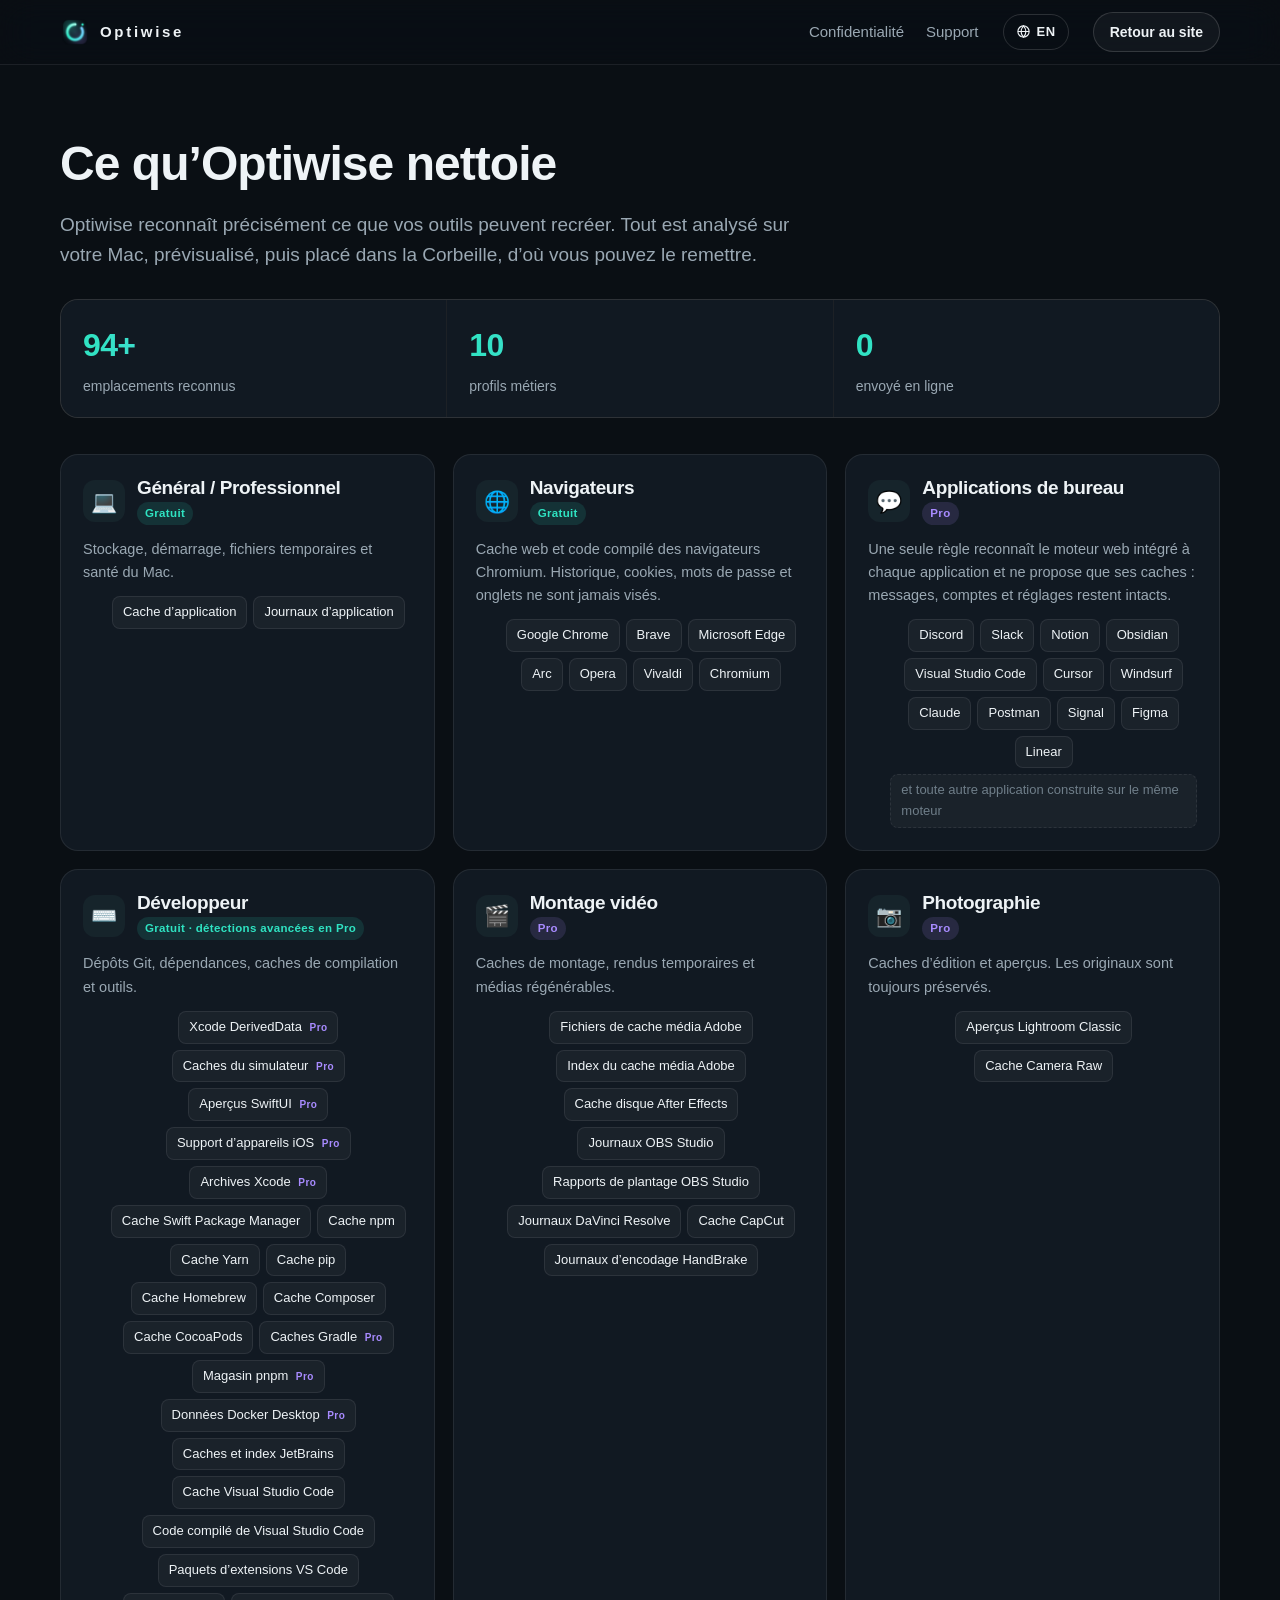
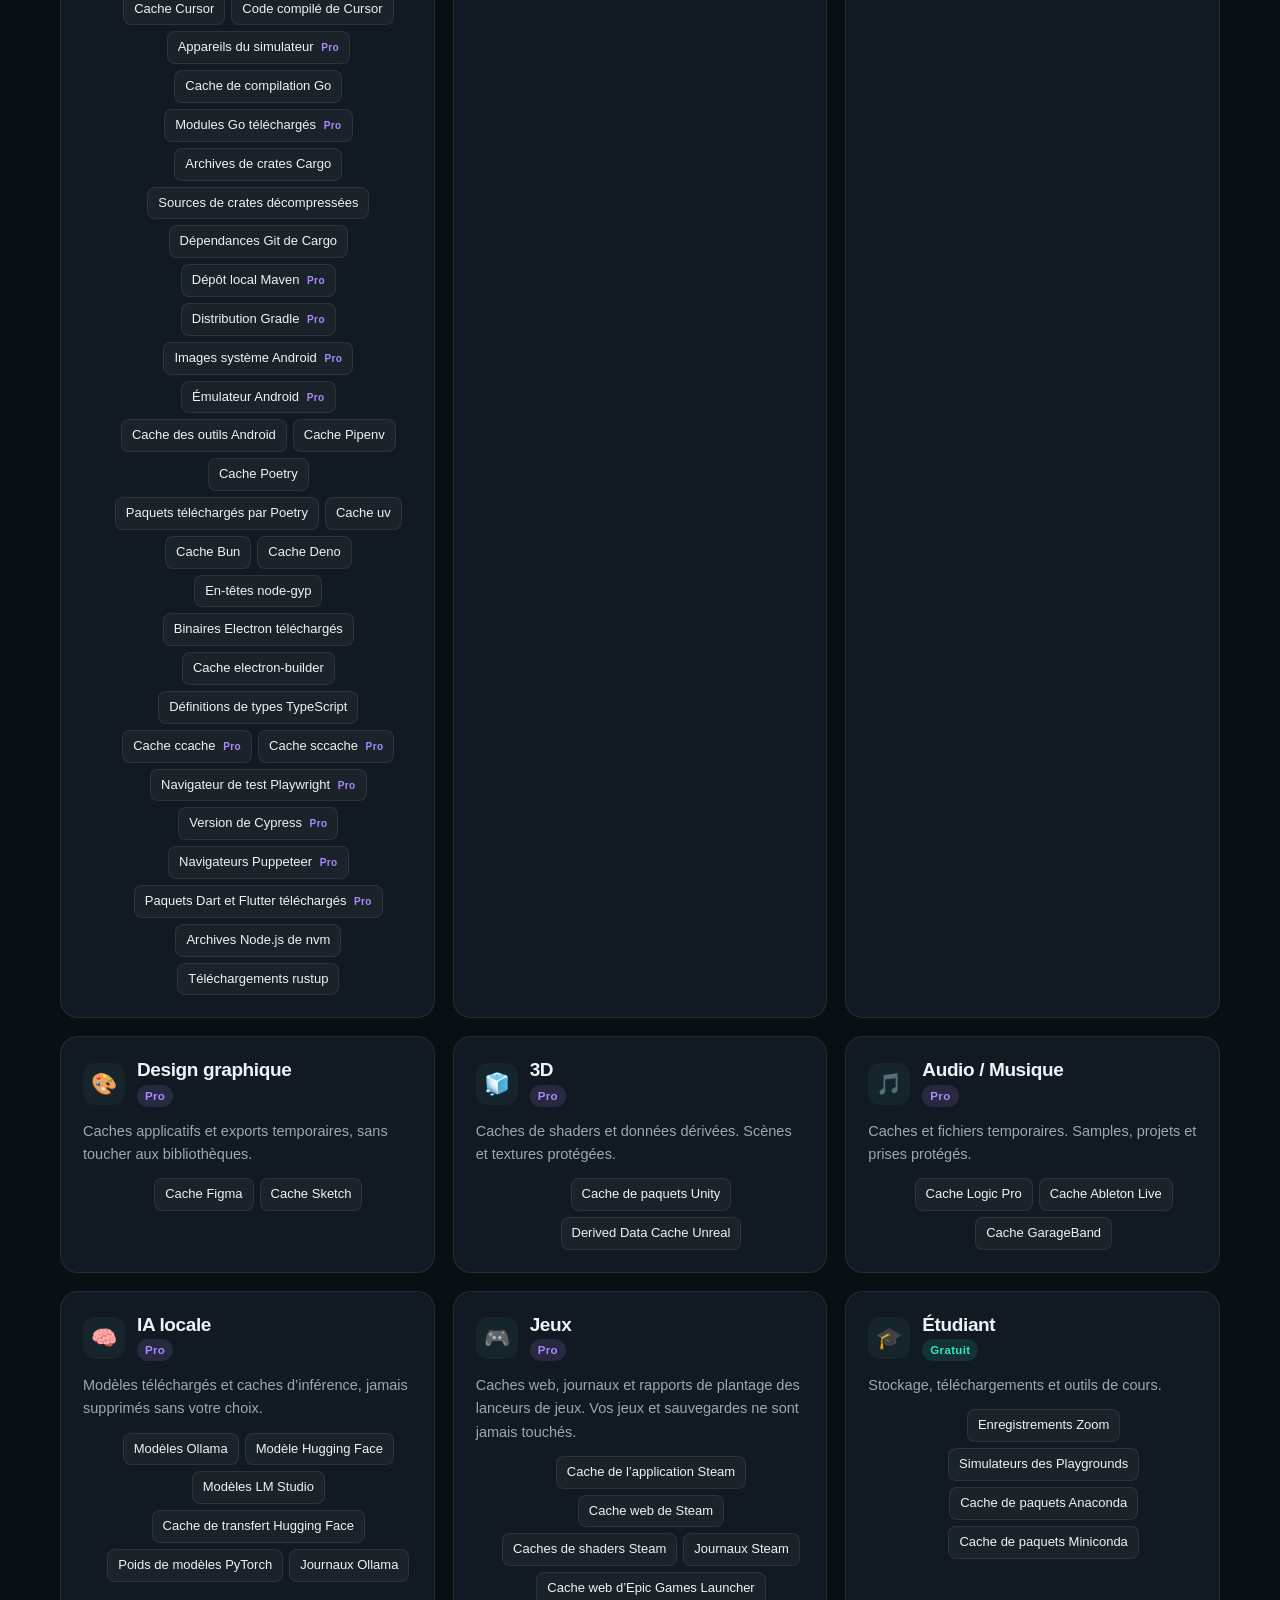
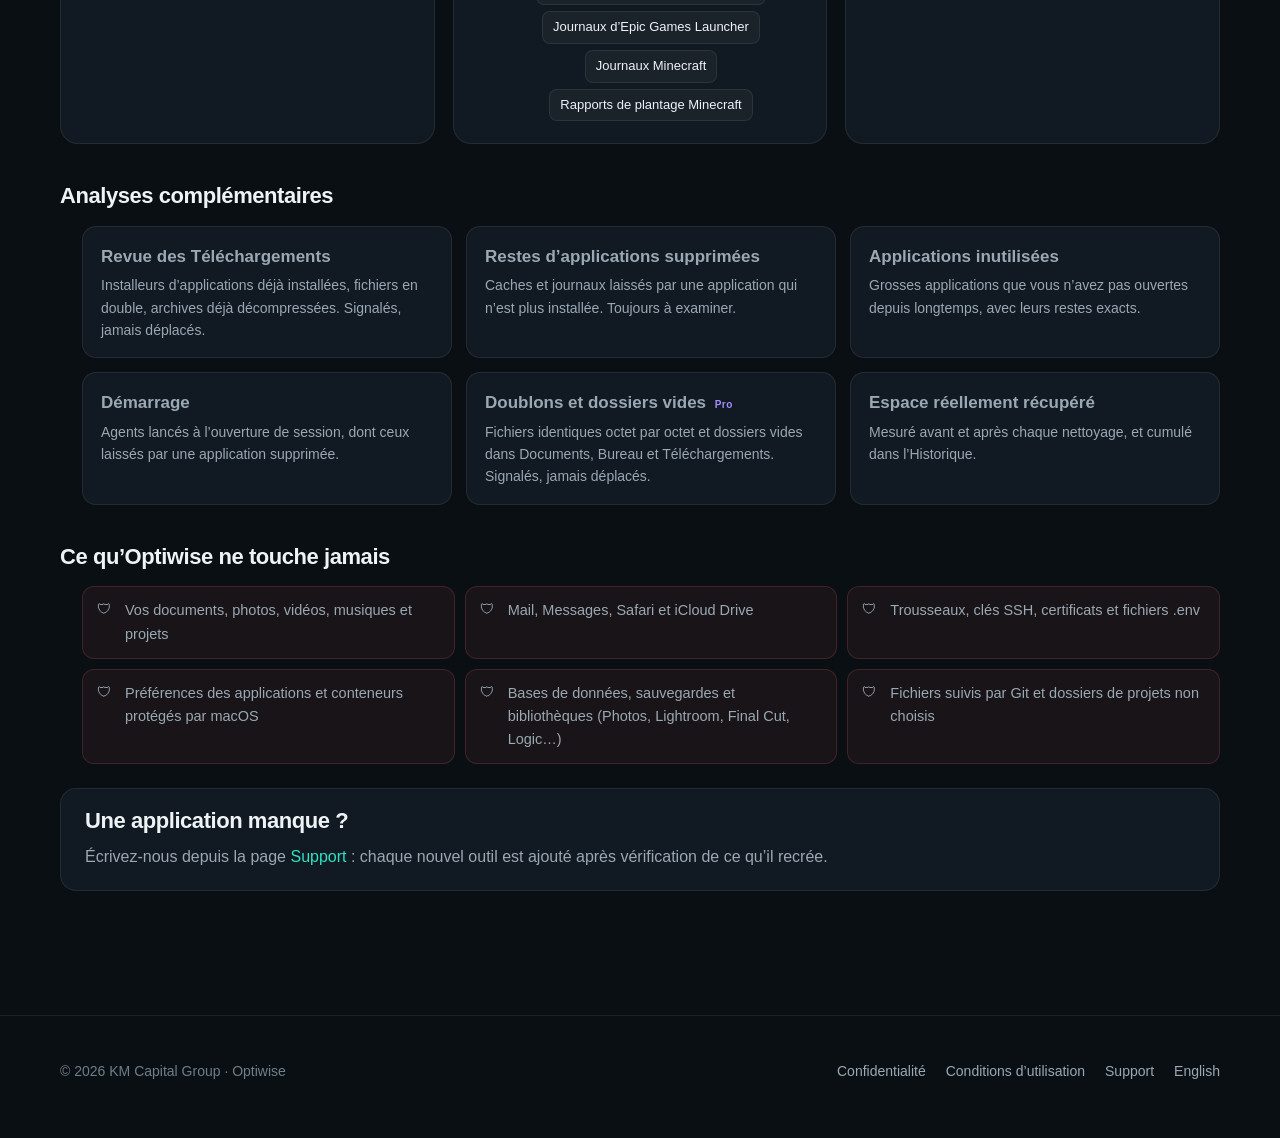
<file: nettoyage/index.html>
<!doctype html>
<html lang="fr">
<head>
  <meta charset="utf-8">
  <meta name="viewport" content="width=device-width, initial-scale=1">
  <title>Ce qu’Optiwise nettoie · Optiwise</title>
  <meta name="description" content="La liste des caches, journaux et fichiers recréables qu’Optiwise reconnaît sur Mac, profil par profil.">
  <meta name="theme-color" content="#0A0F14">
  <link rel="icon" type="image/png" href="../assets/favicon.png">
  <link rel="stylesheet" href="../assets/style.css?v=20261112d">
</head>
<body>

<header class="nav">
  <div class="wrap">
    <a class="brand" href="../"><img src="../assets/icone.png" alt="" width="30" height="30">Optiwise</a>
    <nav class="nav-links" aria-label="Pages">
      <a href="../confidentialite/">Confidentialité</a>
      <a href="../support/">Support</a>
    </nav>
    <a class="lang" href="../en/cleaning/" hreflang="en" lang="en" title="English"><svg viewBox="0 0 24 24" aria-hidden="true"><circle cx="12" cy="12" r="9"/><path d="M3 12h18M12 3c2.5 2.7 3.8 5.7 3.8 9s-1.3 6.3-3.8 9c-2.5-2.7-3.8-5.7-3.8-9s1.3-6.3 3.8-9z"/></svg>EN</a>
    <a class="btn btn-ghost btn-sm" href="../">Retour au site</a>
  </div>
</header>

<main class="legal catalog">
  <div class="wrap">
<h1>Ce qu’Optiwise nettoie</h1>
<p class="lead">Optiwise reconnaît précisément ce que vos outils peuvent recréer. Tout est analysé sur votre Mac, prévisualisé, puis placé dans la Corbeille, d’où vous pouvez le remettre.</p>
<div class="cat-stats"><div><strong>94+</strong><span>emplacements reconnus</span></div><div><strong>10</strong><span>profils métiers</span></div><div><strong>0</strong><span>envoyé en ligne</span></div></div>
<div class="cat-grid">
<article class="cat-card"><header><span class="cat-ico" aria-hidden="true">💻</span><div><h2>Général / Professionnel</h2><span class="cat-badge free">Gratuit</span></div></header>
<p>Stockage, démarrage, fichiers temporaires et santé du Mac.</p><ul class="chips"><li>Cache d’application</li><li>Journaux d’application</li></ul></article>
<article class="cat-card"><header><span class="cat-ico" aria-hidden="true">🌐</span><div><h2>Navigateurs</h2><span class="cat-badge free">Gratuit</span></div></header>
<p>Cache web et code compilé des navigateurs Chromium. Historique, cookies, mots de passe et onglets ne sont jamais visés.</p><ul class="chips"><li>Google Chrome</li><li>Brave</li><li>Microsoft Edge</li><li>Arc</li><li>Opera</li><li>Vivaldi</li><li>Chromium</li></ul></article>
<article class="cat-card"><header><span class="cat-ico" aria-hidden="true">💬</span><div><h2>Applications de bureau</h2><span class="cat-badge pro">Pro</span></div></header>
<p>Une seule règle reconnaît le moteur web intégré à chaque application et ne propose que ses caches : messages, comptes et réglages restent intacts.</p><ul class="chips"><li>Discord</li><li>Slack</li><li>Notion</li><li>Obsidian</li><li>Visual Studio Code</li><li>Cursor</li><li>Windsurf</li><li>Claude</li><li>Postman</li><li>Signal</li><li>Figma</li><li>Linear</li><li class="more">et toute autre application construite sur le même moteur</li></ul></article>
<article class="cat-card"><header><span class="cat-ico" aria-hidden="true">⌨️</span><div><h2>Développeur</h2><span class="cat-badge free">Gratuit · détections avancées en Pro</span></div></header>
<p>Dépôts Git, dépendances, caches de compilation et outils.</p><ul class="chips"><li>Xcode DerivedData <span class="tag-pro">Pro</span></li><li>Caches du simulateur <span class="tag-pro">Pro</span></li><li>Aperçus SwiftUI <span class="tag-pro">Pro</span></li><li>Support d’appareils iOS <span class="tag-pro">Pro</span></li><li>Archives Xcode <span class="tag-pro">Pro</span></li><li>Cache Swift Package Manager</li><li>Cache npm</li><li>Cache Yarn</li><li>Cache pip</li><li>Cache Homebrew</li><li>Cache Composer</li><li>Cache CocoaPods</li><li>Caches Gradle <span class="tag-pro">Pro</span></li><li>Magasin pnpm <span class="tag-pro">Pro</span></li><li>Données Docker Desktop <span class="tag-pro">Pro</span></li><li>Caches et index JetBrains</li><li>Cache Visual Studio Code</li><li>Code compilé de Visual Studio Code</li><li>Paquets d’extensions VS Code</li><li>Cache Cursor</li><li>Code compilé de Cursor</li><li>Appareils du simulateur <span class="tag-pro">Pro</span></li><li>Cache de compilation Go</li><li>Modules Go téléchargés <span class="tag-pro">Pro</span></li><li>Archives de crates Cargo</li><li>Sources de crates décompressées</li><li>Dépendances Git de Cargo</li><li>Dépôt local Maven <span class="tag-pro">Pro</span></li><li>Distribution Gradle <span class="tag-pro">Pro</span></li><li>Images système Android <span class="tag-pro">Pro</span></li><li>Émulateur Android <span class="tag-pro">Pro</span></li><li>Cache des outils Android</li><li>Cache Pipenv</li><li>Cache Poetry</li><li>Paquets téléchargés par Poetry</li><li>Cache uv</li><li>Cache Bun</li><li>Cache Deno</li><li>En-têtes node-gyp</li><li>Binaires Electron téléchargés</li><li>Cache electron-builder</li><li>Définitions de types TypeScript</li><li>Cache ccache <span class="tag-pro">Pro</span></li><li>Cache sccache <span class="tag-pro">Pro</span></li><li>Navigateur de test Playwright <span class="tag-pro">Pro</span></li><li>Version de Cypress <span class="tag-pro">Pro</span></li><li>Navigateurs Puppeteer <span class="tag-pro">Pro</span></li><li>Paquets Dart et Flutter téléchargés <span class="tag-pro">Pro</span></li><li>Archives Node.js de nvm</li><li>Téléchargements rustup</li></ul></article>
<article class="cat-card"><header><span class="cat-ico" aria-hidden="true">🎬</span><div><h2>Montage vidéo</h2><span class="cat-badge pro">Pro</span></div></header>
<p>Caches de montage, rendus temporaires et médias régénérables.</p><ul class="chips"><li>Fichiers de cache média Adobe</li><li>Index du cache média Adobe</li><li>Cache disque After Effects</li><li>Journaux OBS Studio</li><li>Rapports de plantage OBS Studio</li><li>Journaux DaVinci Resolve</li><li>Cache CapCut</li><li>Journaux d’encodage HandBrake</li></ul></article>
<article class="cat-card"><header><span class="cat-ico" aria-hidden="true">📷</span><div><h2>Photographie</h2><span class="cat-badge pro">Pro</span></div></header>
<p>Caches d’édition et aperçus. Les originaux sont toujours préservés.</p><ul class="chips"><li>Aperçus Lightroom Classic</li><li>Cache Camera Raw</li></ul></article>
<article class="cat-card"><header><span class="cat-ico" aria-hidden="true">🎨</span><div><h2>Design graphique</h2><span class="cat-badge pro">Pro</span></div></header>
<p>Caches applicatifs et exports temporaires, sans toucher aux bibliothèques.</p><ul class="chips"><li>Cache Figma</li><li>Cache Sketch</li></ul></article>
<article class="cat-card"><header><span class="cat-ico" aria-hidden="true">🧊</span><div><h2>3D</h2><span class="cat-badge pro">Pro</span></div></header>
<p>Caches de shaders et données dérivées. Scènes et textures protégées.</p><ul class="chips"><li>Cache de paquets Unity</li><li>Derived Data Cache Unreal</li></ul></article>
<article class="cat-card"><header><span class="cat-ico" aria-hidden="true">🎵</span><div><h2>Audio / Musique</h2><span class="cat-badge pro">Pro</span></div></header>
<p>Caches et fichiers temporaires. Samples, projets et prises protégés.</p><ul class="chips"><li>Cache Logic Pro</li><li>Cache Ableton Live</li><li>Cache GarageBand</li></ul></article>
<article class="cat-card"><header><span class="cat-ico" aria-hidden="true">🧠</span><div><h2>IA locale</h2><span class="cat-badge pro">Pro</span></div></header>
<p>Modèles téléchargés et caches d’inférence, jamais supprimés sans votre choix.</p><ul class="chips"><li>Modèles Ollama</li><li>Modèle Hugging Face</li><li>Modèles LM Studio</li><li>Cache de transfert Hugging Face</li><li>Poids de modèles PyTorch</li><li>Journaux Ollama</li></ul></article>
<article class="cat-card"><header><span class="cat-ico" aria-hidden="true">🎮</span><div><h2>Jeux</h2><span class="cat-badge pro">Pro</span></div></header>
<p>Caches web, journaux et rapports de plantage des lanceurs de jeux. Vos jeux et sauvegardes ne sont jamais touchés.</p><ul class="chips"><li>Cache de l’application Steam</li><li>Cache web de Steam</li><li>Caches de shaders Steam</li><li>Journaux Steam</li><li>Cache web d’Epic Games Launcher</li><li>Journaux d’Epic Games Launcher</li><li>Journaux Minecraft</li><li>Rapports de plantage Minecraft</li></ul></article>
<article class="cat-card"><header><span class="cat-ico" aria-hidden="true">🎓</span><div><h2>Étudiant</h2><span class="cat-badge free">Gratuit</span></div></header>
<p>Stockage, téléchargements et outils de cours.</p><ul class="chips"><li>Enregistrements Zoom</li><li>Simulateurs des Playgrounds</li><li>Cache de paquets Anaconda</li><li>Cache de paquets Miniconda</li></ul></article>
</div>
<h2 class="cat-h">Analyses complémentaires</h2>
<ul class="cat-tools"><li><strong>Revue des Téléchargements</strong><span>Installeurs d’applications déjà installées, fichiers en double, archives déjà décompressées. Signalés, jamais déplacés.</span></li><li><strong>Restes d’applications supprimées</strong><span>Caches et journaux laissés par une application qui n’est plus installée. Toujours à examiner.</span></li><li><strong>Applications inutilisées</strong><span>Grosses applications que vous n’avez pas ouvertes depuis longtemps, avec leurs restes exacts.</span></li><li><strong>Démarrage</strong><span>Agents lancés à l’ouverture de session, dont ceux laissés par une application supprimée.</span></li><li><strong>Doublons et dossiers vides</strong> <span class="tag-pro">Pro</span><span>Fichiers identiques octet par octet et dossiers vides dans Documents, Bureau et Téléchargements. Signalés, jamais déplacés.</span></li><li><strong>Espace réellement récupéré</strong><span>Mesuré avant et après chaque nettoyage, et cumulé dans l’Historique.</span></li></ul>
<h2 class="cat-h">Ce qu’Optiwise ne touche jamais</h2>
<ul class="cat-never"><li>Vos documents, photos, vidéos, musiques et projets</li><li>Mail, Messages, Safari et iCloud Drive</li><li>Trousseaux, clés SSH, certificats et fichiers .env</li><li>Préférences des applications et conteneurs protégés par macOS</li><li>Bases de données, sauvegardes et bibliothèques (Photos, Lightroom, Final Cut, Logic…)</li><li>Fichiers suivis par Git et dossiers de projets non choisis</li></ul>
<div class="card"><h2>Une application manque ?</h2><p>Écrivez-nous depuis la page <a href="../support/">Support</a> : chaque nouvel outil est ajouté après vérification de ce qu’il recrée.</p></div>
  </div>
</main>

<footer>
  <div class="wrap">
    <div>© 2026 KM Capital Group · Optiwise</div>
    <nav aria-label="Liens">
      <a href="../confidentialite/">Confidentialité</a>
      <a href="https://www.apple.com/legal/internet-services/itunes/dev/stdeula/">Conditions d’utilisation</a>
      <a href="../support/">Support</a>
      <a href="../en/support/">English</a>
    </nav>
  </div>
</footer>
</body>
</html>
</file>
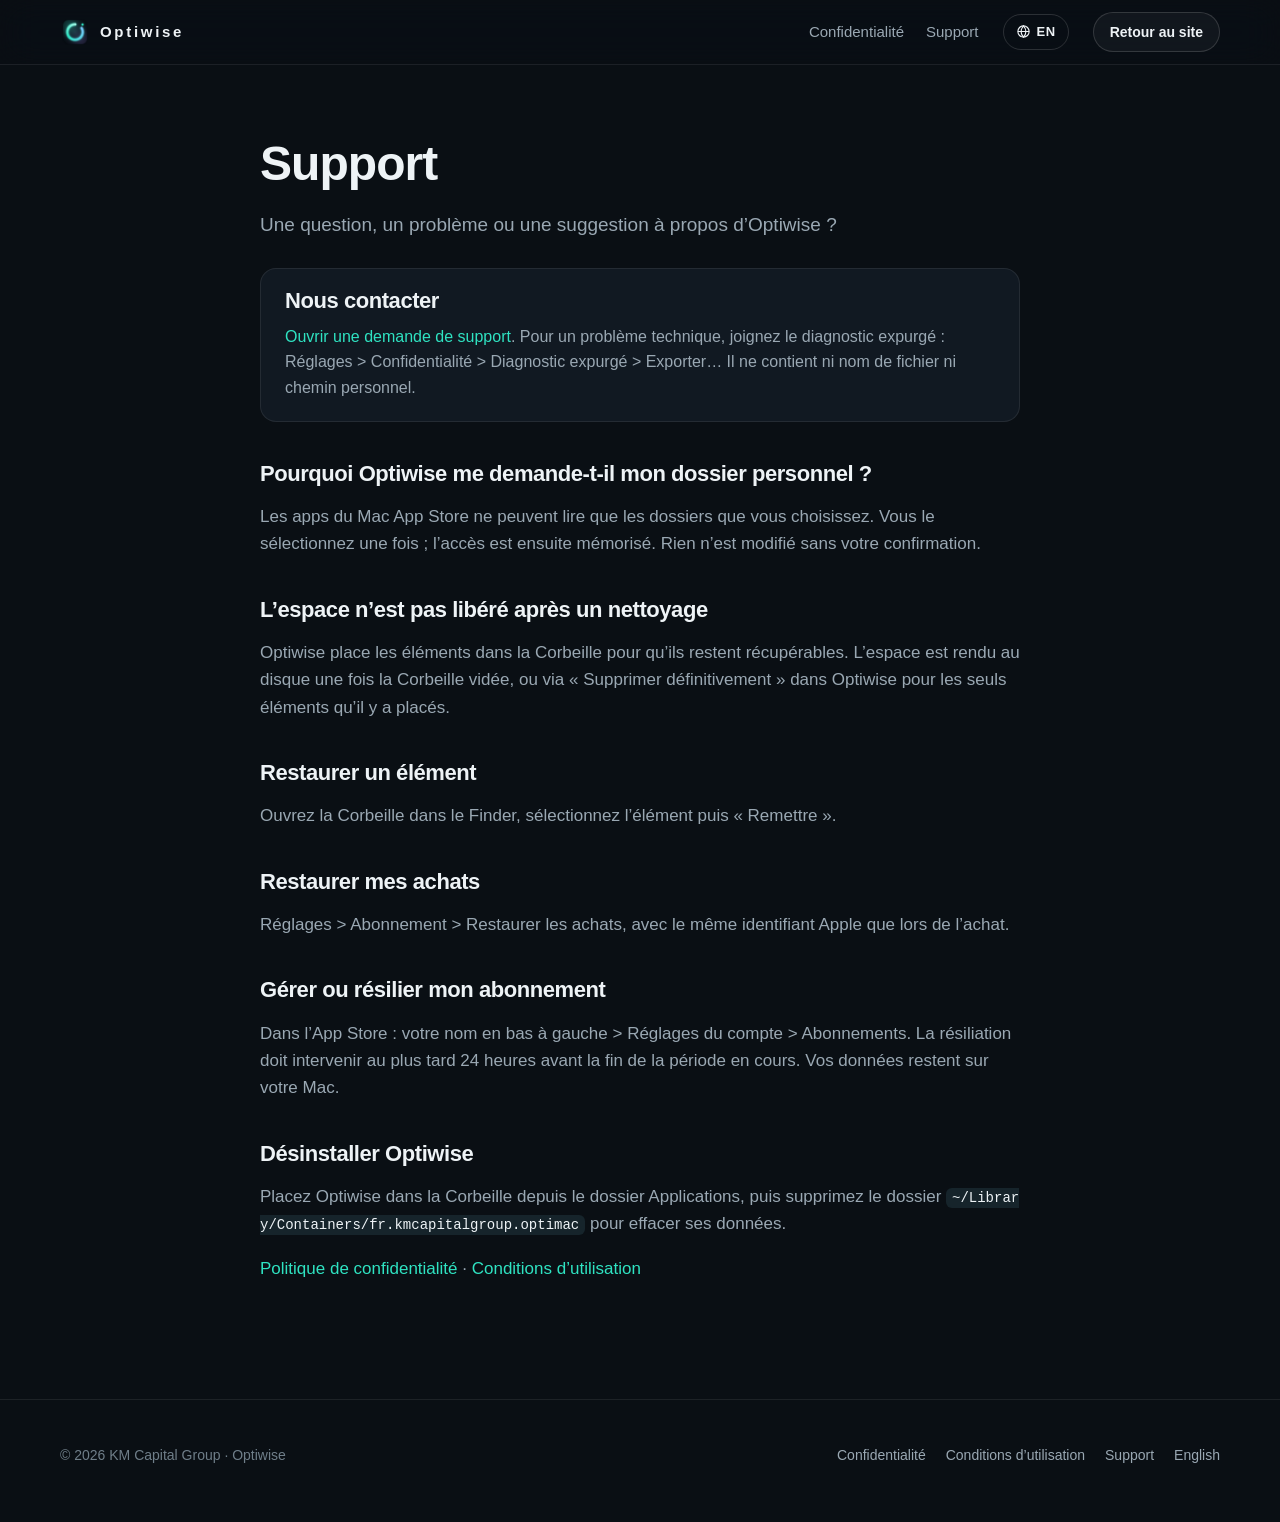
<file: support/index.html>
<!doctype html>
<html lang="fr">
<head>
  <meta charset="utf-8">
  <meta name="viewport" content="width=device-width, initial-scale=1">
  <title>Support · Optiwise</title>
  <meta name="description" content="Aide et contact pour Optiwise, l’app d’entretien du Mac.">
  <meta name="theme-color" content="#0A0F14">
  <link rel="icon" type="image/png" href="../assets/favicon.png">
  <link rel="stylesheet" href="../assets/style.css?v=20261112d">
</head>
<body>

<header class="nav">
  <div class="wrap">
    <a class="brand" href="../"><img src="../assets/icone.png" alt="" width="30" height="30">Optiwise</a>
    <nav class="nav-links" aria-label="Pages">
      <a href="../confidentialite/">Confidentialité</a>
      <a href="../support/">Support</a>
    </nav>
    <a class="lang" href="../en/support/" hreflang="en" lang="en" title="English"><svg viewBox="0 0 24 24" aria-hidden="true"><circle cx="12" cy="12" r="9"/><path d="M3 12h18M12 3c2.5 2.7 3.8 5.7 3.8 9s-1.3 6.3-3.8 9c-2.5-2.7-3.8-5.7-3.8-9s1.3-6.3 3.8-9z"/></svg>EN</a>
    <a class="btn btn-ghost btn-sm" href="../">Retour au site</a>
  </div>
</header>

<main class="legal">
  <div class="wrap">
<h1>Support</h1>
<p class="lead">Une question, un problème ou une suggestion à propos d’Optiwise ?</p>
<div class="card"><h2>Nous contacter</h2><p><a href="https://github.com/kmcapitalgroup/optimac-site/issues/new">Ouvrir une demande de support</a>. Pour un problème technique, joignez le diagnostic expurgé : Réglages &gt; Confidentialité &gt; Diagnostic expurgé &gt; Exporter… Il ne contient ni nom de fichier ni chemin personnel.</p></div>
<h2>Pourquoi Optiwise me demande-t-il mon dossier personnel ?</h2><p>Les apps du Mac App Store ne peuvent lire que les dossiers que vous choisissez. Vous le sélectionnez une fois ; l’accès est ensuite mémorisé. Rien n’est modifié sans votre confirmation.</p>
<h2>L’espace n’est pas libéré après un nettoyage</h2><p>Optiwise place les éléments dans la Corbeille pour qu’ils restent récupérables. L’espace est rendu au disque une fois la Corbeille vidée, ou via « Supprimer définitivement » dans Optiwise pour les seuls éléments qu’il y a placés.</p>
<h2>Restaurer un élément</h2><p>Ouvrez la Corbeille dans le Finder, sélectionnez l’élément puis « Remettre ».</p>
<h2>Restaurer mes achats</h2><p>Réglages &gt; Abonnement &gt; Restaurer les achats, avec le même identifiant Apple que lors de l’achat.</p>
<h2>Gérer ou résilier mon abonnement</h2><p>Dans l’App Store : votre nom en bas à gauche &gt; Réglages du compte &gt; Abonnements. La résiliation doit intervenir au plus tard 24 heures avant la fin de la période en cours. Vos données restent sur votre Mac.</p>
<h2>Désinstaller Optiwise</h2><p>Placez Optiwise dans la Corbeille depuis le dossier Applications, puis supprimez le dossier <code>~/Library/Containers/fr.kmcapitalgroup.optimac</code> pour effacer ses données.</p>
<p><a href="../confidentialite/">Politique de confidentialité</a> · <a href="https://www.apple.com/legal/internet-services/itunes/dev/stdeula/">Conditions d’utilisation</a></p>
  </div>
</main>

<footer>
  <div class="wrap">
    <div>© 2026 KM Capital Group · Optiwise</div>
    <nav aria-label="Liens">
      <a href="../confidentialite/">Confidentialité</a>
      <a href="https://www.apple.com/legal/internet-services/itunes/dev/stdeula/">Conditions d’utilisation</a>
      <a href="../support/">Support</a>
      <a href="../en/support/">English</a>
    </nav>
  </div>
</footer>
</body>
</html>
</file>
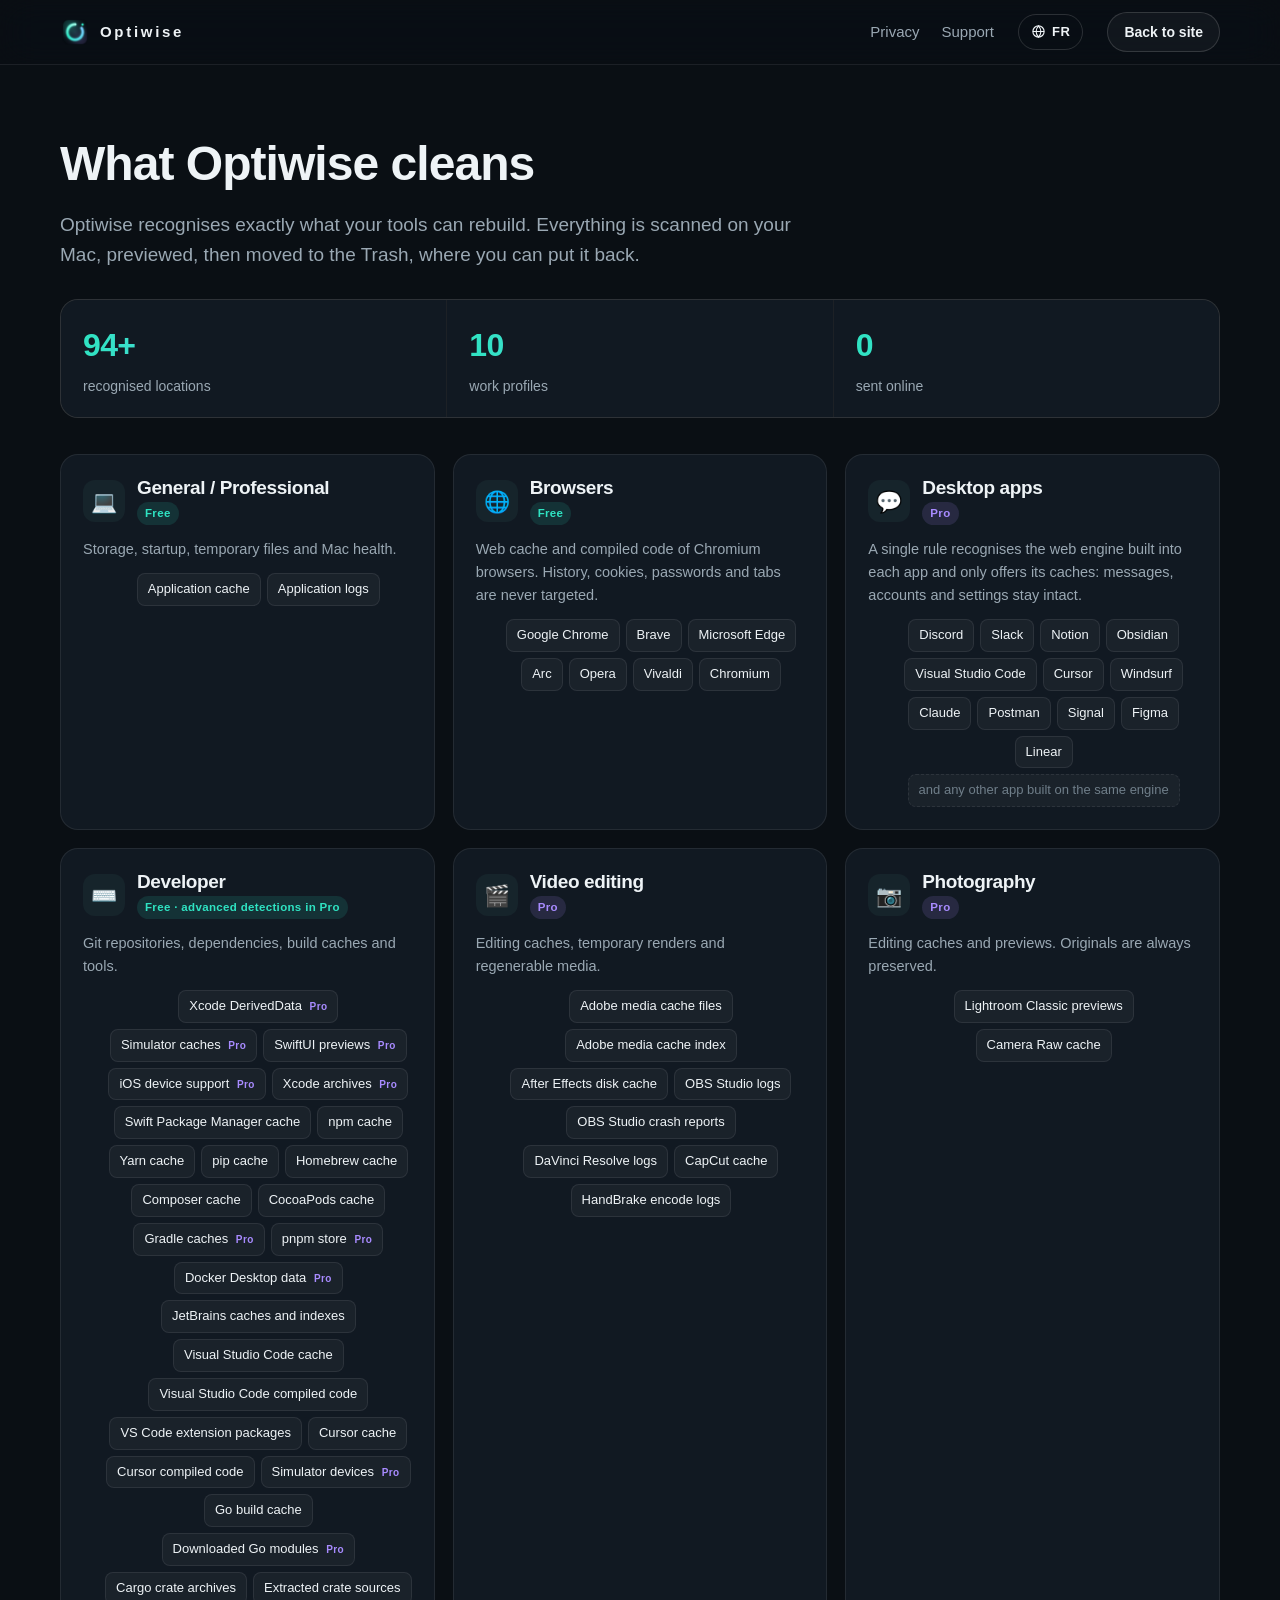
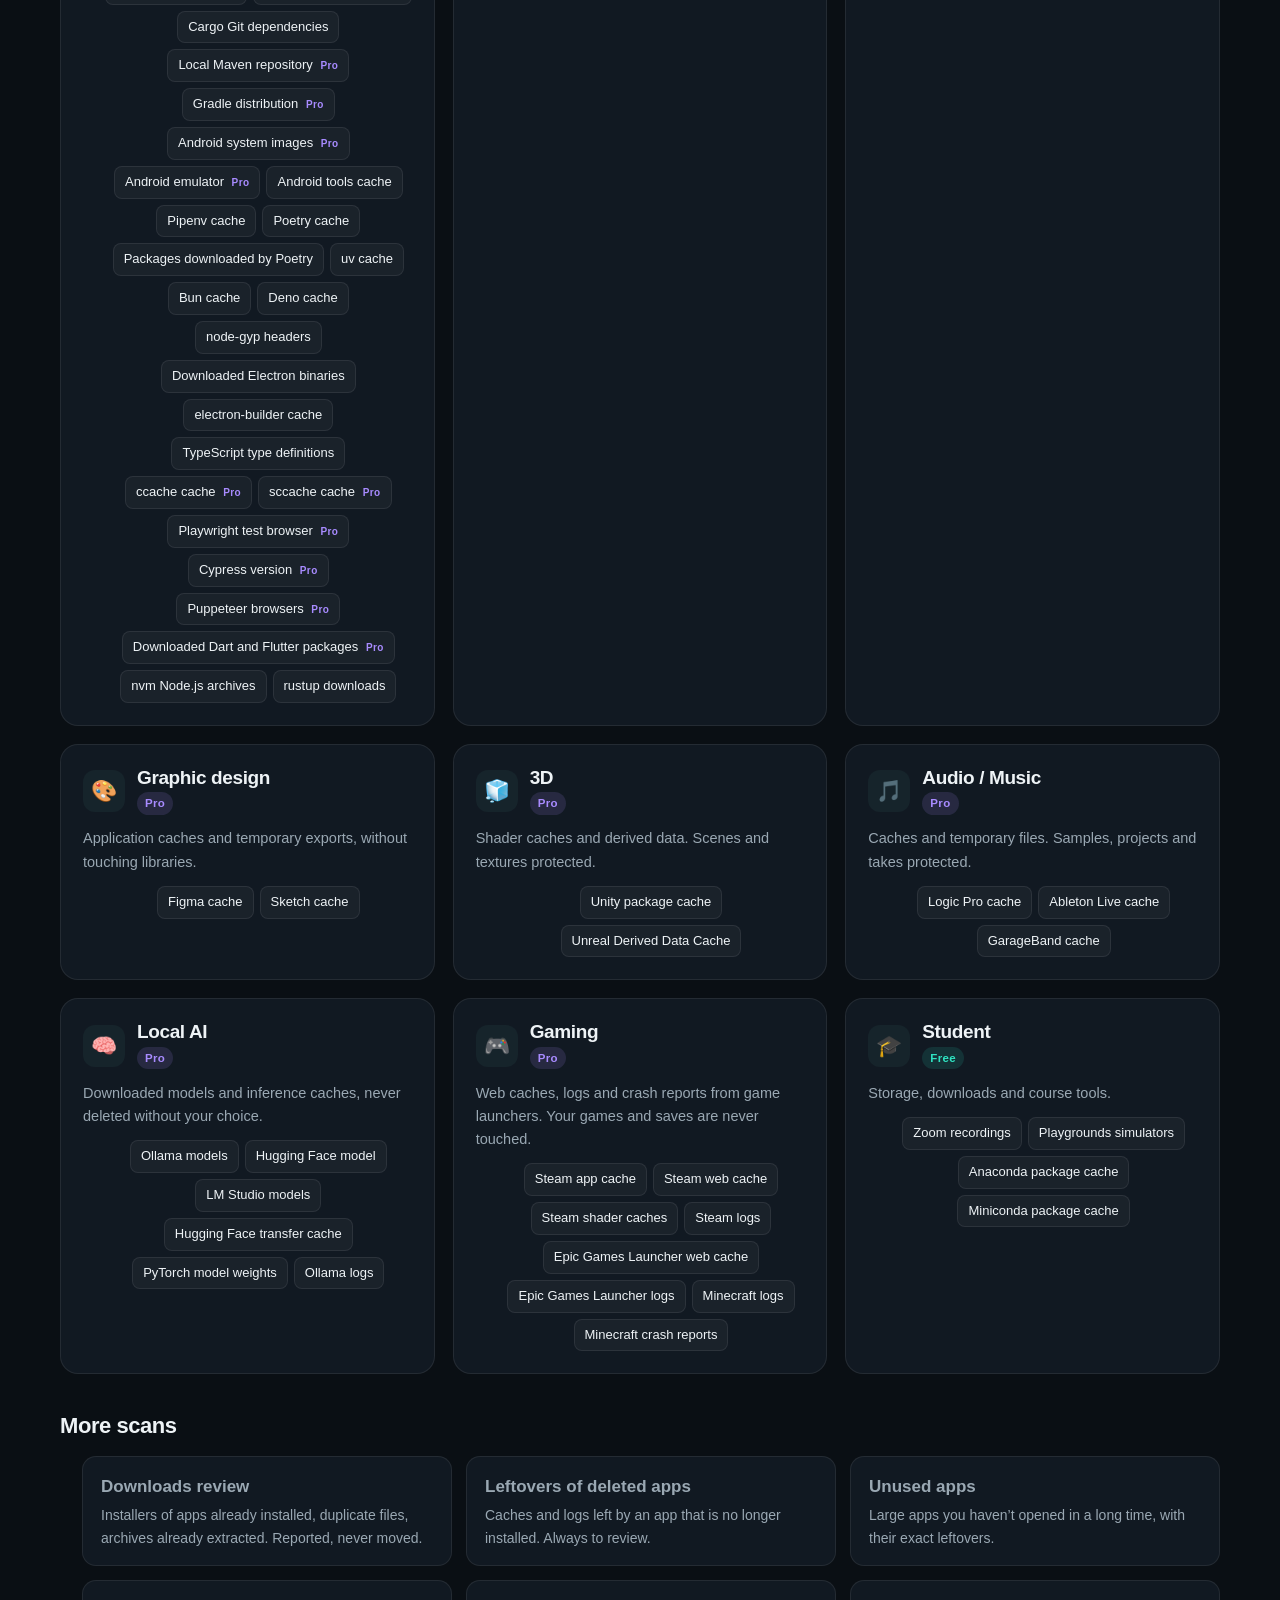
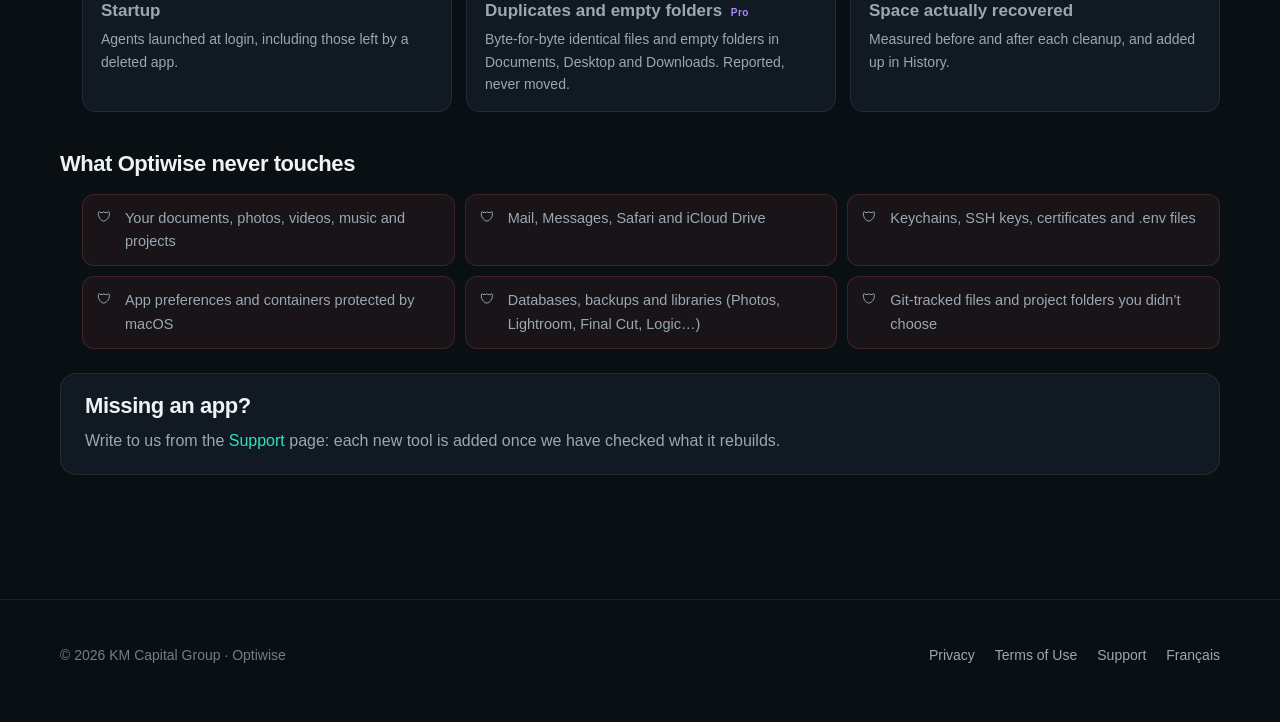
<file: en/cleaning/index.html>
<!doctype html>
<html lang="en">
<head>
  <meta charset="utf-8">
  <meta name="viewport" content="width=device-width, initial-scale=1">
  <title>What Optiwise cleans · Optiwise</title>
  <meta name="description" content="The caches, logs and rebuildable files Optiwise recognises on Mac, profile by profile.">
  <meta name="theme-color" content="#0A0F14">
  <link rel="icon" type="image/png" href="../../assets/favicon.png">
  <link rel="stylesheet" href="../../assets/style.css?v=20261112d">
</head>
<body>

<header class="nav">
  <div class="wrap">
    <a class="brand" href="../../en/"><img src="../../assets/icone.png" alt="" width="30" height="30">Optiwise</a>
    <nav class="nav-links" aria-label="Pages">
      <a href="../privacy/">Privacy</a>
      <a href="../support/">Support</a>
    </nav>
    <a class="lang" href="../../nettoyage/" hreflang="fr" lang="fr" title="Français"><svg viewBox="0 0 24 24" aria-hidden="true"><circle cx="12" cy="12" r="9"/><path d="M3 12h18M12 3c2.5 2.7 3.8 5.7 3.8 9s-1.3 6.3-3.8 9c-2.5-2.7-3.8-5.7-3.8-9s1.3-6.3 3.8-9z"/></svg>FR</a>
    <a class="btn btn-ghost btn-sm" href="../../en/">Back to site</a>
  </div>
</header>

<main class="legal catalog">
  <div class="wrap">
<h1>What Optiwise cleans</h1>
<p class="lead">Optiwise recognises exactly what your tools can rebuild. Everything is scanned on your Mac, previewed, then moved to the Trash, where you can put it back.</p>
<div class="cat-stats"><div><strong>94+</strong><span>recognised locations</span></div><div><strong>10</strong><span>work profiles</span></div><div><strong>0</strong><span>sent online</span></div></div>
<div class="cat-grid">
<article class="cat-card"><header><span class="cat-ico" aria-hidden="true">💻</span><div><h2>General / Professional</h2><span class="cat-badge free">Free</span></div></header>
<p>Storage, startup, temporary files and Mac health.</p><ul class="chips"><li>Application cache</li><li>Application logs</li></ul></article>
<article class="cat-card"><header><span class="cat-ico" aria-hidden="true">🌐</span><div><h2>Browsers</h2><span class="cat-badge free">Free</span></div></header>
<p>Web cache and compiled code of Chromium browsers. History, cookies, passwords and tabs are never targeted.</p><ul class="chips"><li>Google Chrome</li><li>Brave</li><li>Microsoft Edge</li><li>Arc</li><li>Opera</li><li>Vivaldi</li><li>Chromium</li></ul></article>
<article class="cat-card"><header><span class="cat-ico" aria-hidden="true">💬</span><div><h2>Desktop apps</h2><span class="cat-badge pro">Pro</span></div></header>
<p>A single rule recognises the web engine built into each app and only offers its caches: messages, accounts and settings stay intact.</p><ul class="chips"><li>Discord</li><li>Slack</li><li>Notion</li><li>Obsidian</li><li>Visual Studio Code</li><li>Cursor</li><li>Windsurf</li><li>Claude</li><li>Postman</li><li>Signal</li><li>Figma</li><li>Linear</li><li class="more">and any other app built on the same engine</li></ul></article>
<article class="cat-card"><header><span class="cat-ico" aria-hidden="true">⌨️</span><div><h2>Developer</h2><span class="cat-badge free">Free · advanced detections in Pro</span></div></header>
<p>Git repositories, dependencies, build caches and tools.</p><ul class="chips"><li>Xcode DerivedData <span class="tag-pro">Pro</span></li><li>Simulator caches <span class="tag-pro">Pro</span></li><li>SwiftUI previews <span class="tag-pro">Pro</span></li><li>iOS device support <span class="tag-pro">Pro</span></li><li>Xcode archives <span class="tag-pro">Pro</span></li><li>Swift Package Manager cache</li><li>npm cache</li><li>Yarn cache</li><li>pip cache</li><li>Homebrew cache</li><li>Composer cache</li><li>CocoaPods cache</li><li>Gradle caches <span class="tag-pro">Pro</span></li><li>pnpm store <span class="tag-pro">Pro</span></li><li>Docker Desktop data <span class="tag-pro">Pro</span></li><li>JetBrains caches and indexes</li><li>Visual Studio Code cache</li><li>Visual Studio Code compiled code</li><li>VS Code extension packages</li><li>Cursor cache</li><li>Cursor compiled code</li><li>Simulator devices <span class="tag-pro">Pro</span></li><li>Go build cache</li><li>Downloaded Go modules <span class="tag-pro">Pro</span></li><li>Cargo crate archives</li><li>Extracted crate sources</li><li>Cargo Git dependencies</li><li>Local Maven repository <span class="tag-pro">Pro</span></li><li>Gradle distribution <span class="tag-pro">Pro</span></li><li>Android system images <span class="tag-pro">Pro</span></li><li>Android emulator <span class="tag-pro">Pro</span></li><li>Android tools cache</li><li>Pipenv cache</li><li>Poetry cache</li><li>Packages downloaded by Poetry</li><li>uv cache</li><li>Bun cache</li><li>Deno cache</li><li>node-gyp headers</li><li>Downloaded Electron binaries</li><li>electron-builder cache</li><li>TypeScript type definitions</li><li>ccache cache <span class="tag-pro">Pro</span></li><li>sccache cache <span class="tag-pro">Pro</span></li><li>Playwright test browser <span class="tag-pro">Pro</span></li><li>Cypress version <span class="tag-pro">Pro</span></li><li>Puppeteer browsers <span class="tag-pro">Pro</span></li><li>Downloaded Dart and Flutter packages <span class="tag-pro">Pro</span></li><li>nvm Node.js archives</li><li>rustup downloads</li></ul></article>
<article class="cat-card"><header><span class="cat-ico" aria-hidden="true">🎬</span><div><h2>Video editing</h2><span class="cat-badge pro">Pro</span></div></header>
<p>Editing caches, temporary renders and regenerable media.</p><ul class="chips"><li>Adobe media cache files</li><li>Adobe media cache index</li><li>After Effects disk cache</li><li>OBS Studio logs</li><li>OBS Studio crash reports</li><li>DaVinci Resolve logs</li><li>CapCut cache</li><li>HandBrake encode logs</li></ul></article>
<article class="cat-card"><header><span class="cat-ico" aria-hidden="true">📷</span><div><h2>Photography</h2><span class="cat-badge pro">Pro</span></div></header>
<p>Editing caches and previews. Originals are always preserved.</p><ul class="chips"><li>Lightroom Classic previews</li><li>Camera Raw cache</li></ul></article>
<article class="cat-card"><header><span class="cat-ico" aria-hidden="true">🎨</span><div><h2>Graphic design</h2><span class="cat-badge pro">Pro</span></div></header>
<p>Application caches and temporary exports, without touching libraries.</p><ul class="chips"><li>Figma cache</li><li>Sketch cache</li></ul></article>
<article class="cat-card"><header><span class="cat-ico" aria-hidden="true">🧊</span><div><h2>3D</h2><span class="cat-badge pro">Pro</span></div></header>
<p>Shader caches and derived data. Scenes and textures protected.</p><ul class="chips"><li>Unity package cache</li><li>Unreal Derived Data Cache</li></ul></article>
<article class="cat-card"><header><span class="cat-ico" aria-hidden="true">🎵</span><div><h2>Audio / Music</h2><span class="cat-badge pro">Pro</span></div></header>
<p>Caches and temporary files. Samples, projects and takes protected.</p><ul class="chips"><li>Logic Pro cache</li><li>Ableton Live cache</li><li>GarageBand cache</li></ul></article>
<article class="cat-card"><header><span class="cat-ico" aria-hidden="true">🧠</span><div><h2>Local AI</h2><span class="cat-badge pro">Pro</span></div></header>
<p>Downloaded models and inference caches, never deleted without your choice.</p><ul class="chips"><li>Ollama models</li><li>Hugging Face model</li><li>LM Studio models</li><li>Hugging Face transfer cache</li><li>PyTorch model weights</li><li>Ollama logs</li></ul></article>
<article class="cat-card"><header><span class="cat-ico" aria-hidden="true">🎮</span><div><h2>Gaming</h2><span class="cat-badge pro">Pro</span></div></header>
<p>Web caches, logs and crash reports from game launchers. Your games and saves are never touched.</p><ul class="chips"><li>Steam app cache</li><li>Steam web cache</li><li>Steam shader caches</li><li>Steam logs</li><li>Epic Games Launcher web cache</li><li>Epic Games Launcher logs</li><li>Minecraft logs</li><li>Minecraft crash reports</li></ul></article>
<article class="cat-card"><header><span class="cat-ico" aria-hidden="true">🎓</span><div><h2>Student</h2><span class="cat-badge free">Free</span></div></header>
<p>Storage, downloads and course tools.</p><ul class="chips"><li>Zoom recordings</li><li>Playgrounds simulators</li><li>Anaconda package cache</li><li>Miniconda package cache</li></ul></article>
</div>
<h2 class="cat-h">More scans</h2>
<ul class="cat-tools"><li><strong>Downloads review</strong><span>Installers of apps already installed, duplicate files, archives already extracted. Reported, never moved.</span></li><li><strong>Leftovers of deleted apps</strong><span>Caches and logs left by an app that is no longer installed. Always to review.</span></li><li><strong>Unused apps</strong><span>Large apps you haven’t opened in a long time, with their exact leftovers.</span></li><li><strong>Startup</strong><span>Agents launched at login, including those left by a deleted app.</span></li><li><strong>Duplicates and empty folders</strong> <span class="tag-pro">Pro</span><span>Byte-for-byte identical files and empty folders in Documents, Desktop and Downloads. Reported, never moved.</span></li><li><strong>Space actually recovered</strong><span>Measured before and after each cleanup, and added up in History.</span></li></ul>
<h2 class="cat-h">What Optiwise never touches</h2>
<ul class="cat-never"><li>Your documents, photos, videos, music and projects</li><li>Mail, Messages, Safari and iCloud Drive</li><li>Keychains, SSH keys, certificates and .env files</li><li>App preferences and containers protected by macOS</li><li>Databases, backups and libraries (Photos, Lightroom, Final Cut, Logic…)</li><li>Git-tracked files and project folders you didn’t choose</li></ul>
<div class="card"><h2>Missing an app?</h2><p>Write to us from the <a href="../support/">Support</a> page: each new tool is added once we have checked what it rebuilds.</p></div>
  </div>
</main>

<footer>
  <div class="wrap">
    <div>© 2026 KM Capital Group · Optiwise</div>
    <nav aria-label="Liens">
      <a href="../privacy/">Privacy</a>
      <a href="https://www.apple.com/legal/internet-services/itunes/dev/stdeula/">Terms of Use</a>
      <a href="../support/">Support</a>
      <a href="../../support/">Français</a>
    </nav>
  </div>
</footer>
</body>
</html>
</file>
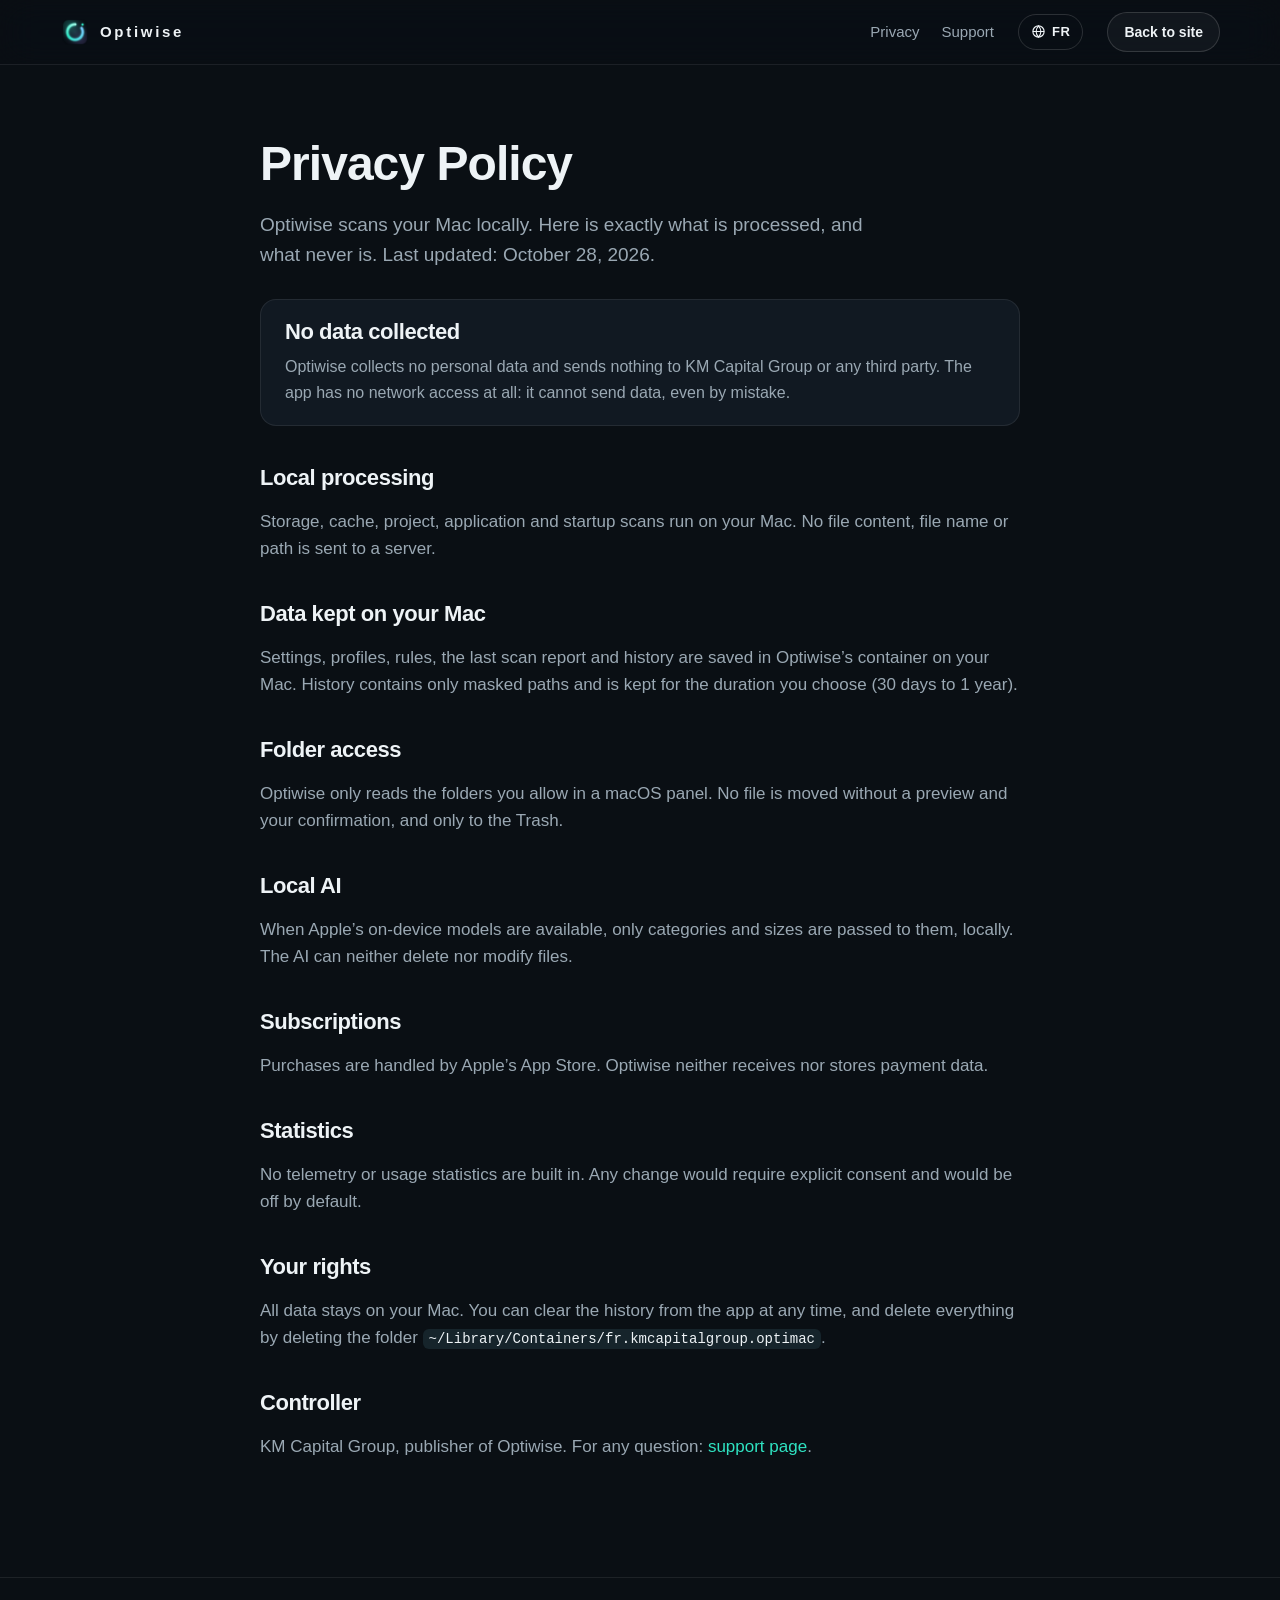
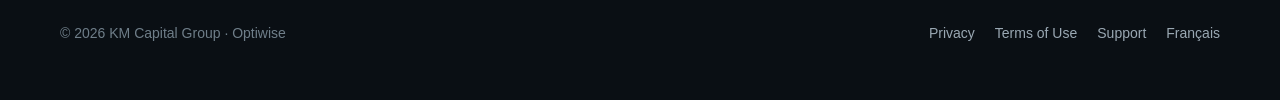
<file: en/privacy/index.html>
<!doctype html>
<html lang="en">
<head>
  <meta charset="utf-8">
  <meta name="viewport" content="width=device-width, initial-scale=1">
  <title>Privacy · Optiwise</title>
  <meta name="description" content="Optiwise privacy policy: 100% local scan, no data collected.">
  <meta name="theme-color" content="#0A0F14">
  <link rel="icon" type="image/png" href="../../assets/favicon.png">
  <link rel="stylesheet" href="../../assets/style.css?v=20261112d">
</head>
<body>

<header class="nav">
  <div class="wrap">
    <a class="brand" href="../../en/"><img src="../../assets/icone.png" alt="" width="30" height="30">Optiwise</a>
    <nav class="nav-links" aria-label="Pages">
      <a href="../privacy/">Privacy</a>
      <a href="../support/">Support</a>
    </nav>
    <a class="lang" href="../../confidentialite/" hreflang="fr" lang="fr" title="Français"><svg viewBox="0 0 24 24" aria-hidden="true"><circle cx="12" cy="12" r="9"/><path d="M3 12h18M12 3c2.5 2.7 3.8 5.7 3.8 9s-1.3 6.3-3.8 9c-2.5-2.7-3.8-5.7-3.8-9s1.3-6.3 3.8-9z"/></svg>FR</a>
    <a class="btn btn-ghost btn-sm" href="../../en/">Back to site</a>
  </div>
</header>

<main class="legal">
  <div class="wrap">
<h1>Privacy Policy</h1>
<p class="lead">Optiwise scans your Mac locally. Here is exactly what is processed, and what never is. Last updated: October 28, 2026.</p>
<div class="card"><h2>No data collected</h2><p>Optiwise collects no personal data and sends nothing to KM Capital Group or any third party. The app has no network access at all: it cannot send data, even by mistake.</p></div>
<h2>Local processing</h2><p>Storage, cache, project, application and startup scans run on your Mac. No file content, file name or path is sent to a server.</p>
<h2>Data kept on your Mac</h2><p>Settings, profiles, rules, the last scan report and history are saved in Optiwise’s container on your Mac. History contains only masked paths and is kept for the duration you choose (30 days to 1 year).</p>
<h2>Folder access</h2><p>Optiwise only reads the folders you allow in a macOS panel. No file is moved without a preview and your confirmation, and only to the Trash.</p>
<h2>Local AI</h2><p>When Apple’s on-device models are available, only categories and sizes are passed to them, locally. The AI can neither delete nor modify files.</p>
<h2>Subscriptions</h2><p>Purchases are handled by Apple’s App Store. Optiwise neither receives nor stores payment data.</p>
<h2>Statistics</h2><p>No telemetry or usage statistics are built in. Any change would require explicit consent and would be off by default.</p>
<h2>Your rights</h2><p>All data stays on your Mac. You can clear the history from the app at any time, and delete everything by deleting the folder <code>~/Library/Containers/fr.kmcapitalgroup.optimac</code>.</p>
<h2>Controller</h2><p>KM Capital Group, publisher of Optiwise. For any question: <a href="../support/">support page</a>.</p>
  </div>
</main>

<footer>
  <div class="wrap">
    <div>© 2026 KM Capital Group · Optiwise</div>
    <nav aria-label="Liens">
      <a href="../privacy/">Privacy</a>
      <a href="https://www.apple.com/legal/internet-services/itunes/dev/stdeula/">Terms of Use</a>
      <a href="../support/">Support</a>
      <a href="../../confidentialite/">Français</a>
    </nav>
  </div>
</footer>
</body>
</html>
</file>
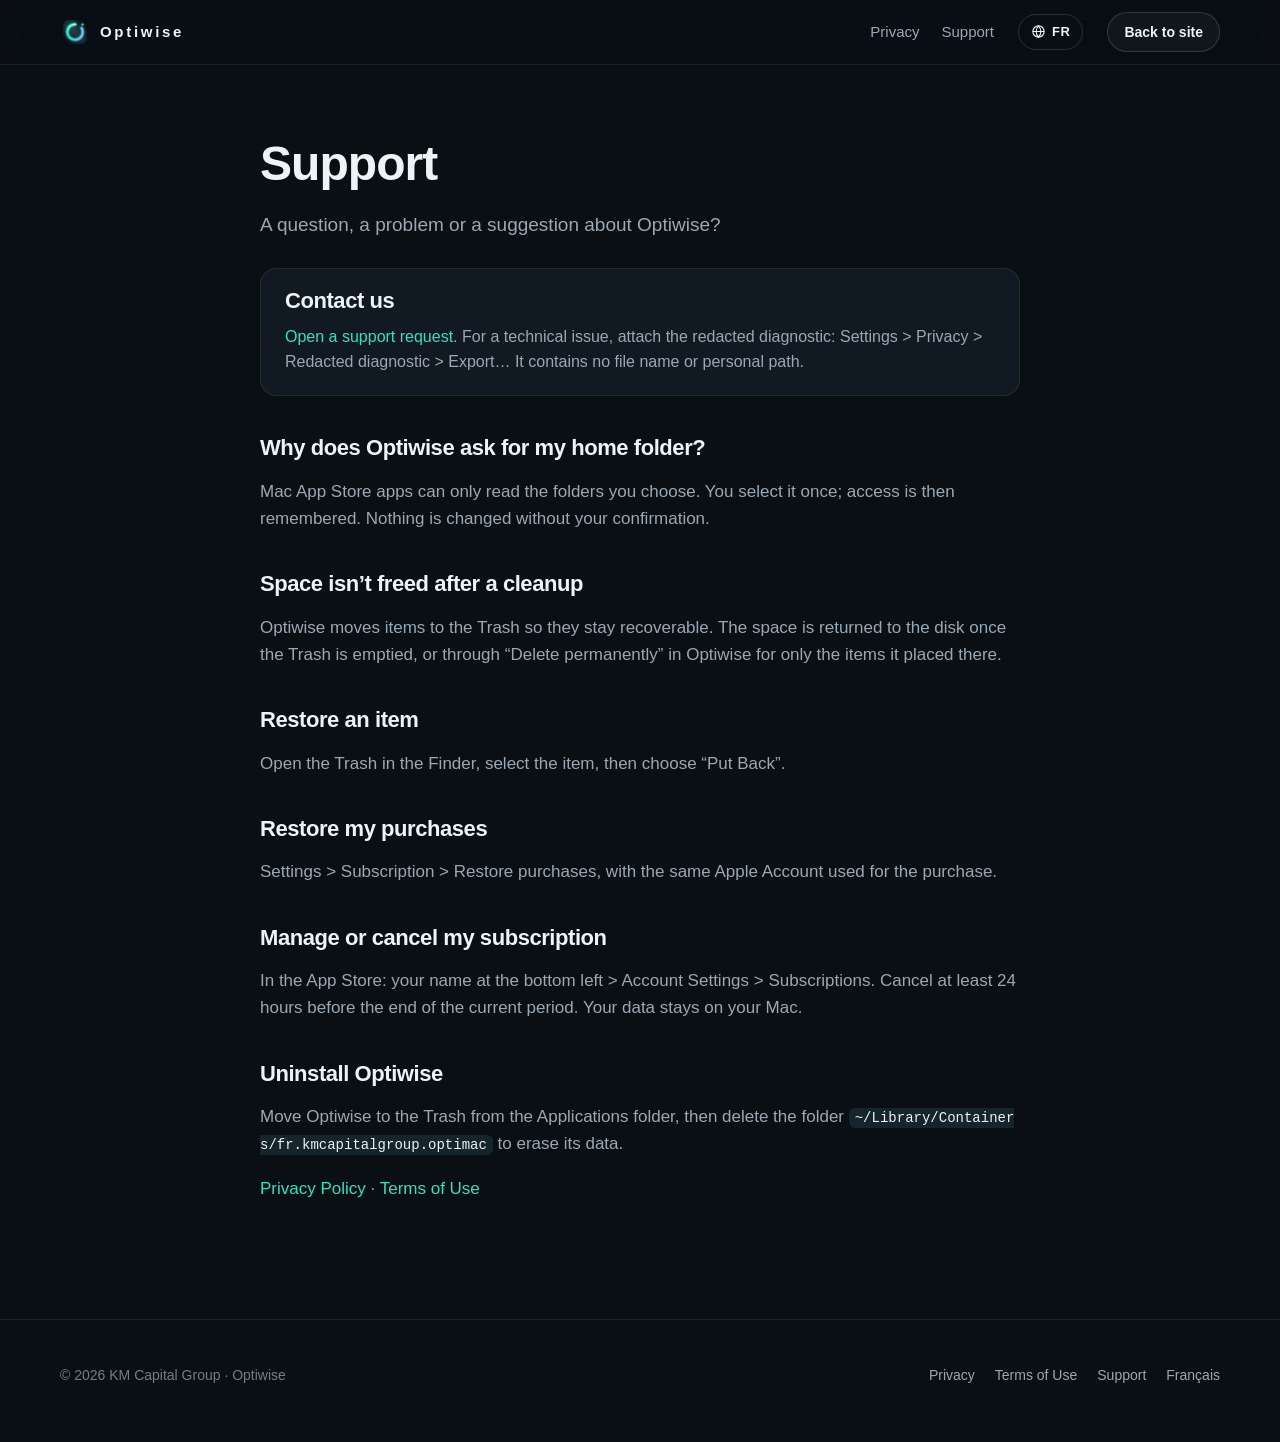
<file: en/support/index.html>
<!doctype html>
<html lang="en">
<head>
  <meta charset="utf-8">
  <meta name="viewport" content="width=device-width, initial-scale=1">
  <title>Support · Optiwise</title>
  <meta name="description" content="Help and contact for Optiwise, the Mac maintenance app.">
  <meta name="theme-color" content="#0A0F14">
  <link rel="icon" type="image/png" href="../../assets/favicon.png">
  <link rel="stylesheet" href="../../assets/style.css?v=20261112d">
</head>
<body>

<header class="nav">
  <div class="wrap">
    <a class="brand" href="../../en/"><img src="../../assets/icone.png" alt="" width="30" height="30">Optiwise</a>
    <nav class="nav-links" aria-label="Pages">
      <a href="../privacy/">Privacy</a>
      <a href="../support/">Support</a>
    </nav>
    <a class="lang" href="../../support/" hreflang="fr" lang="fr" title="Français"><svg viewBox="0 0 24 24" aria-hidden="true"><circle cx="12" cy="12" r="9"/><path d="M3 12h18M12 3c2.5 2.7 3.8 5.7 3.8 9s-1.3 6.3-3.8 9c-2.5-2.7-3.8-5.7-3.8-9s1.3-6.3 3.8-9z"/></svg>FR</a>
    <a class="btn btn-ghost btn-sm" href="../../en/">Back to site</a>
  </div>
</header>

<main class="legal">
  <div class="wrap">
<h1>Support</h1>
<p class="lead">A question, a problem or a suggestion about Optiwise?</p>
<div class="card"><h2>Contact us</h2><p><a href="https://github.com/kmcapitalgroup/optimac-site/issues/new">Open a support request</a>. For a technical issue, attach the redacted diagnostic: Settings &gt; Privacy &gt; Redacted diagnostic &gt; Export… It contains no file name or personal path.</p></div>
<h2>Why does Optiwise ask for my home folder?</h2><p>Mac App Store apps can only read the folders you choose. You select it once; access is then remembered. Nothing is changed without your confirmation.</p>
<h2>Space isn’t freed after a cleanup</h2><p>Optiwise moves items to the Trash so they stay recoverable. The space is returned to the disk once the Trash is emptied, or through “Delete permanently” in Optiwise for only the items it placed there.</p>
<h2>Restore an item</h2><p>Open the Trash in the Finder, select the item, then choose “Put Back”.</p>
<h2>Restore my purchases</h2><p>Settings &gt; Subscription &gt; Restore purchases, with the same Apple Account used for the purchase.</p>
<h2>Manage or cancel my subscription</h2><p>In the App Store: your name at the bottom left &gt; Account Settings &gt; Subscriptions. Cancel at least 24 hours before the end of the current period. Your data stays on your Mac.</p>
<h2>Uninstall Optiwise</h2><p>Move Optiwise to the Trash from the Applications folder, then delete the folder <code>~/Library/Containers/fr.kmcapitalgroup.optimac</code> to erase its data.</p>
<p><a href="../privacy/">Privacy Policy</a> · <a href="https://www.apple.com/legal/internet-services/itunes/dev/stdeula/">Terms of Use</a></p>
  </div>
</main>

<footer>
  <div class="wrap">
    <div>© 2026 KM Capital Group · Optiwise</div>
    <nav aria-label="Liens">
      <a href="../privacy/">Privacy</a>
      <a href="https://www.apple.com/legal/internet-services/itunes/dev/stdeula/">Terms of Use</a>
      <a href="../support/">Support</a>
      <a href="../../support/">Français</a>
    </nav>
  </div>
</footer>
</body>
</html>
</file>
<file: assets/style.css>
/* Optiwise — site de présentation. Couleurs reprises des tokens « Native Intelligence » de l'app (OMColor). */
:root {
  color-scheme: dark;
  --bg: #0A0F14;
  --bg-deep: #060A0E;
  --surface: #111922;
  --surface-2: #16242B;
  --stroke: rgba(255, 255, 255, 0.08);
  --stroke-strong: rgba(255, 255, 255, 0.14);
  --text: #EEF3F6;
  --text-2: #9AA8B3;
  --text-3: #6F7E89;
  --accent: #2FE3C2;
  --accent-deep: #00796B;
  --accent-soft: rgba(47, 227, 194, 0.12);
  --glacier: #7CC6FF;
  --violet: #A88BFF;
  --warning: #FFB547;
  --on-accent: #04140F;
  --radius: 18px;
  --max: 1160px;
  --font: -apple-system, BlinkMacSystemFont, "SF Pro Text", "Inter", "Segoe UI", Roboto, sans-serif;
  --font-display: -apple-system, BlinkMacSystemFont, "SF Pro Display", "Inter", "Segoe UI", Roboto, sans-serif;
}

*, *::before, *::after { box-sizing: border-box; }
html { scroll-behavior: smooth; -webkit-text-size-adjust: 100%; }
body {
  margin: 0;
  background: var(--bg);
  color: var(--text);
  font: 17px/1.6 var(--font);
  -webkit-font-smoothing: antialiased;
  overflow-x: hidden;
}
img { max-width: 100%; height: auto; display: block; }
a { color: var(--accent); text-decoration: none; }
a:hover { text-decoration: underline; }
:focus-visible { outline: 2px solid var(--accent); outline-offset: 3px; border-radius: 6px; }

.wrap { width: min(var(--max), 100% - 32px); margin-inline: auto; }
.eyebrow {
  display: inline-block;
  font-size: 13px; font-weight: 600; letter-spacing: .08em; text-transform: uppercase;
  color: var(--accent);
  margin-bottom: 14px;
}
h1, h2, h3 { font-family: var(--font-display); line-height: 1.12; margin: 0; letter-spacing: -0.02em; }
h2 { font-size: clamp(30px, 4.4vw, 46px); }
h3 { font-size: 20px; letter-spacing: -0.01em; }
.lead { font-size: clamp(17px, 2vw, 20px); color: var(--text-2); max-width: 640px; }
.center { text-align: center; }
.center .lead { margin-inline: auto; }
.gradient-text {
  background: linear-gradient(100deg, var(--accent) 0%, var(--glacier) 55%, var(--violet) 100%);
  -webkit-background-clip: text; background-clip: text; color: transparent;
}

/* Navigation */
.nav {
  position: sticky; top: 0; z-index: 50;
  backdrop-filter: saturate(160%) blur(18px);
  -webkit-backdrop-filter: saturate(160%) blur(18px);
  background: rgba(10, 15, 20, 0.72);
  border-bottom: 1px solid var(--stroke);
}
.nav .wrap { display: flex; align-items: center; gap: 24px; height: 64px; }
.brand { display: flex; align-items: center; gap: 10px; color: var(--text); font-weight: 700; letter-spacing: .18em; font-size: 15px; }
.brand:hover { text-decoration: none; }
.brand img { width: 30px; height: 30px; border-radius: 8px; }
.nav-links { display: flex; gap: 22px; margin-left: auto; font-size: 15px; }
.nav-links a { color: var(--text-2); }
.nav-links a:hover { color: var(--text); text-decoration: none; }
@media (max-width: 760px) { .nav-links { display: none; } .nav .btn { margin-left: auto; } }

/* Boutons */
.btn {
  display: inline-flex; align-items: center; justify-content: center; gap: 8px;
  padding: 12px 22px; border-radius: 999px; font-weight: 600; font-size: 16px;
  border: 1px solid transparent; transition: transform .15s ease, background .15s ease, box-shadow .15s ease;
  white-space: nowrap;
}
.btn:hover { text-decoration: none; transform: translateY(-1px); }
.btn-primary { background: var(--accent); color: var(--on-accent); box-shadow: 0 8px 30px rgba(47, 227, 194, 0.25); }
.btn-primary:hover { box-shadow: 0 10px 38px rgba(47, 227, 194, 0.38); }
.btn-ghost { background: rgba(255,255,255,0.04); color: var(--text); border-color: var(--stroke-strong); }
.btn-ghost:hover { background: rgba(255,255,255,0.08); }
.btn-sm { padding: 8px 16px; font-size: 14px; }
.btn svg { width: 18px; height: 18px; }

/* Hero */
.hero { position: relative; padding: 88px 0 40px; text-align: center; isolation: isolate; }
.hero::before {
  content: ""; position: absolute; inset: -120px 0 auto; height: 900px; z-index: -1;
  background:
    radial-gradient(600px 380px at 50% 18%, rgba(47, 227, 194, 0.20), transparent 70%),
    radial-gradient(520px 340px at 18% 40%, rgba(124, 198, 255, 0.12), transparent 70%),
    radial-gradient(520px 340px at 82% 40%, rgba(168, 139, 255, 0.12), transparent 70%);
}
.hero-icon { width: 104px; height: 104px; margin: 0 auto 26px; border-radius: 24px; box-shadow: 0 20px 60px rgba(0,0,0,.5), 0 0 0 1px var(--stroke); }
.hero h1 { font-size: clamp(40px, 7vw, 76px); font-weight: 800; letter-spacing: -0.035em; }
.hero .lead { margin: 22px auto 0; font-size: clamp(18px, 2.3vw, 22px); }
.hero-cta { display: flex; gap: 12px; justify-content: center; flex-wrap: wrap; margin-top: 34px; }
.hero-note { margin-top: 16px; font-size: 14px; color: var(--text-3); }
.hero-shot { margin-top: 64px; perspective: 1800px; }
.window {
  border-radius: 14px; overflow: hidden; background: var(--surface);
  box-shadow: 0 50px 120px rgba(0,0,0,.6), 0 0 0 1px var(--stroke-strong), 0 0 120px rgba(47,227,194,.12);
}
.hero-shot .window { transform: rotateX(8deg); transform-origin: 50% 0; transition: transform .8s cubic-bezier(.2,.7,.2,1); }
.hero-shot.is-flat .window { transform: rotateX(0); }
@media (prefers-reduced-motion: reduce) { .hero-shot .window { transform: none; transition: none; } }

/* Bande de chiffres */
.stats { display: grid; grid-template-columns: repeat(4, 1fr); gap: 1px; margin-top: 72px; background: var(--stroke); border: 1px solid var(--stroke); border-radius: var(--radius); overflow: hidden; }
.stat { background: var(--bg); padding: 26px 20px; text-align: center; }
.stat strong { display: block; font-family: var(--font-display); font-size: 30px; letter-spacing: -0.02em; }
.stat span { font-size: 14px; color: var(--text-2); }
@media (max-width: 760px) { .stats { grid-template-columns: repeat(2, 1fr); } }

/* Sections */
section { padding: 110px 0; }
.section-head { margin-bottom: 56px; }
.section-head .lead { margin-top: 18px; }
.alt { background: linear-gradient(180deg, var(--bg) 0%, var(--bg-deep) 100%); border-top: 1px solid var(--stroke); border-bottom: 1px solid var(--stroke); }

/* Cartes de bénéfices */
.grid-3 { display: grid; grid-template-columns: repeat(3, 1fr); gap: 18px; }
@media (max-width: 960px) { .grid-3 { grid-template-columns: repeat(2, 1fr); } }
@media (max-width: 620px) { .grid-3 { grid-template-columns: 1fr; } }
.card {
  background: linear-gradient(180deg, rgba(255,255,255,0.035), rgba(255,255,255,0.01));
  border: 1px solid var(--stroke); border-radius: var(--radius); padding: 28px;
  transition: border-color .2s ease, transform .2s ease;
}
.card:hover { border-color: var(--stroke-strong); transform: translateY(-2px); }
.card p { color: var(--text-2); margin: 10px 0 0; font-size: 16px; }
.icon {
  width: 46px; height: 46px; border-radius: 13px; display: grid; place-items: center; margin-bottom: 18px;
  background: var(--accent-soft); color: var(--accent);
}
.icon svg { width: 24px; height: 24px; }
.icon.glacier { background: rgba(124,198,255,.12); color: var(--glacier); }
.icon.violet { background: rgba(168,139,255,.12); color: var(--violet); }
.icon.warning { background: rgba(255,181,71,.12); color: var(--warning); }

/* Blocs fonctionnalité (texte + capture) */
.feature { display: grid; grid-template-columns: 1fr 1.35fr; gap: 64px; align-items: center; }
.feature + .feature { margin-top: 120px; }
.feature.reverse { grid-template-columns: 1.35fr 1fr; }
.feature.reverse .feature-text { order: 2; }
.feature-text h2 { font-size: clamp(28px, 3.6vw, 40px); }
.feature-text .lead { margin-top: 16px; font-size: 18px; }
.checks { list-style: none; padding: 0; margin: 26px 0 0; display: grid; gap: 12px; }
.checks li { display: flex; gap: 12px; color: var(--text-2); font-size: 16px; }
.checks li::before {
  content: ""; flex: none; width: 20px; height: 20px; margin-top: 3px; border-radius: 50%;
  background: var(--accent-soft) url("data:image/svg+xml,%3Csvg xmlns='http://www.w3.org/2000/svg' viewBox='0 0 20 20'%3E%3Cpath d='M6 10.5l2.6 2.6L14.5 7' fill='none' stroke='%232FE3C2' stroke-width='2' stroke-linecap='round' stroke-linejoin='round'/%3E%3C/svg%3E") center/20px no-repeat;
}
.feature .window { box-shadow: 0 30px 80px rgba(0,0,0,.55), 0 0 0 1px var(--stroke-strong); }
@media (max-width: 900px) {
  .feature, .feature.reverse { grid-template-columns: 1fr; gap: 32px; }
  .feature.reverse .feature-text { order: 0; }
  .feature + .feature { margin-top: 80px; }
}

/* Étapes */
.steps { display: grid; grid-template-columns: repeat(3, 1fr); gap: 18px; counter-reset: step; }
.step { position: relative; padding: 30px 28px; border-radius: var(--radius); border: 1px solid var(--stroke); background: var(--surface); }
.step::before {
  counter-increment: step; content: counter(step);
  display: grid; place-items: center; width: 36px; height: 36px; border-radius: 50%;
  background: var(--accent); color: var(--on-accent); font-weight: 700; margin-bottom: 18px;
}
.step p { color: var(--text-2); margin: 10px 0 0; font-size: 16px; }
@media (max-width: 860px) { .steps { grid-template-columns: 1fr; } }

/* Profils */
.chips { display: flex; flex-wrap: wrap; gap: 10px; justify-content: center; margin-top: 8px; }
.chip {
  display: inline-flex; align-items: center; gap: 8px; padding: 10px 16px; border-radius: 999px;
  border: 1px solid var(--stroke-strong); background: rgba(255,255,255,.03); font-size: 15px;
}
.chip small { font-size: 11px; font-weight: 700; letter-spacing: .06em; text-transform: uppercase; padding: 2px 8px; border-radius: 999px; }
.chip .free { background: var(--accent-soft); color: var(--accent); }
.chip .pro { background: rgba(168,139,255,.14); color: var(--violet); }

/* Galerie */
.gallery-tabs { display: flex; flex-wrap: wrap; gap: 8px; justify-content: center; margin-bottom: 30px; }
.gallery-tabs button {
  font: inherit; font-size: 15px; color: var(--text-2); background: transparent; cursor: pointer;
  border: 1px solid var(--stroke); border-radius: 999px; padding: 8px 16px; transition: all .15s ease;
}
.gallery-tabs button:hover { color: var(--text); border-color: var(--stroke-strong); }
.gallery-tabs button[aria-selected="true"] { background: var(--accent); color: var(--on-accent); border-color: var(--accent); font-weight: 600; }
.gallery-stage { position: relative; max-width: 1000px; margin: 0 auto; }
.gallery-stage figure { margin: 0; }
.gallery-stage figcaption { text-align: center; color: var(--text-2); margin-top: 22px; font-size: 16px; min-height: 26px; }
.gallery-stage img { transition: opacity .25s ease; }

/* Tarifs */
.pricing { display: grid; grid-template-columns: repeat(3, 1fr); gap: 18px; align-items: stretch; }
@media (max-width: 960px) { .pricing { grid-template-columns: 1fr; max-width: 520px; margin-inline: auto; } }
.plan {
  position: relative; display: flex; flex-direction: column; padding: 32px 28px; border-radius: 22px;
  border: 1px solid var(--stroke); background: var(--surface);
}
.plan.featured {
  border-color: rgba(47,227,194,.55);
  background: linear-gradient(180deg, rgba(47,227,194,.10), rgba(47,227,194,.02) 40%), var(--surface);
  box-shadow: 0 30px 80px rgba(47,227,194,.12);
}
.plan .badge {
  position: absolute; top: -13px; left: 28px; padding: 4px 12px; border-radius: 999px;
  background: var(--accent); color: var(--on-accent); font-size: 12px; font-weight: 700; letter-spacing: .04em;
}
.plan h3 { font-size: 18px; color: var(--text-2); font-weight: 600; }
.price { margin: 14px 0 4px; font-family: var(--font-display); font-size: 46px; font-weight: 800; letter-spacing: -0.03em; }
.price small { font-size: 17px; font-weight: 500; color: var(--text-2); letter-spacing: 0; }
.price-note { color: var(--text-3); font-size: 14px; min-height: 22px; }
.plan ul { list-style: none; padding: 0; margin: 24px 0 28px; display: grid; gap: 11px; flex: 1; align-content: start; }
.plan li { display: flex; gap: 10px; font-size: 15px; color: var(--text-2); }
.plan li::before { content: "✓"; color: var(--accent); font-weight: 700; }
.plan .btn { width: 100%; }
.pricing-foot { text-align: center; margin-top: 28px; color: var(--text-3); font-size: 14px; }

/* Confiance */
.trust { display: grid; grid-template-columns: repeat(2, 1fr); gap: 18px; }
@media (max-width: 760px) { .trust { grid-template-columns: 1fr; } }
.trust .card { display: flex; gap: 18px; }
.trust .icon { flex: none; margin: 0; }

/* FAQ */
.faq { max-width: 780px; margin: 0 auto; display: grid; gap: 12px; }
.faq details { border: 1px solid var(--stroke); border-radius: 14px; background: var(--surface); padding: 0 22px; }
.faq summary {
  cursor: pointer; list-style: none; padding: 20px 0; font-weight: 600; font-size: 17px;
  display: flex; justify-content: space-between; gap: 16px;
}
.faq summary::-webkit-details-marker { display: none; }
.faq summary::after { content: "+"; color: var(--accent); font-size: 22px; line-height: 1; transition: transform .2s ease; }
.faq details[open] summary::after { transform: rotate(45deg); }
.faq details p { margin: 0 0 20px; color: var(--text-2); font-size: 16px; }

/* Appel final */
.cta-final {
  text-align: center; padding: 80px 32px; border-radius: 28px; border: 1px solid rgba(47,227,194,.3);
  background:
    radial-gradient(500px 260px at 50% 0%, rgba(47,227,194,.22), transparent 70%),
    linear-gradient(180deg, #0E1C1E, var(--surface));
}
.cta-final img { width: 84px; height: 84px; border-radius: 20px; margin: 0 auto 22px; }
.cta-final .lead { margin: 16px auto 30px; }

/* Pied de page */
footer { border-top: 1px solid var(--stroke); padding: 44px 0 56px; color: var(--text-3); font-size: 14px; }
footer .wrap { display: flex; flex-wrap: wrap; gap: 18px 32px; align-items: center; justify-content: space-between; }
footer nav { display: flex; flex-wrap: wrap; gap: 20px; }
footer a { color: var(--text-2); }

/* Apparition au défilement */
.reveal { opacity: 0; transform: translateY(18px); transition: opacity .7s ease, transform .7s cubic-bezier(.2,.7,.2,1); }
.reveal.is-visible { opacity: 1; transform: none; }
@media (prefers-reduced-motion: reduce) { .reveal { opacity: 1; transform: none; transition: none; } }
.no-js .reveal { opacity: 1; transform: none; }

/* Page légale */
.legal { padding: 72px 0 100px; }
.legal .wrap { max-width: 760px; }
.legal h1 { font-size: clamp(34px, 5vw, 48px); margin-bottom: 10px; }
.legal .updated { color: var(--text-3); font-size: 15px; margin-bottom: 40px; }
.legal h2 { font-size: 22px; margin: 40px 0 10px; }
.legal p, .legal li { color: var(--text-2); }
.legal ul { padding-left: 22px; }
.legal .summary { border: 1px solid rgba(47,227,194,.3); background: var(--accent-soft); border-radius: 16px; padding: 20px 24px; color: var(--text); }
.legal code { font: 14px ui-monospace, SFMono-Regular, Menlo, monospace; background: var(--surface-2); padding: 2px 6px; border-radius: 6px; color: var(--text); word-break: break-all; }

/* Pages support et confidentialité */
.legal .lead { font-size: 19px; color: var(--text-2); margin-bottom: 28px; }
.legal .card { border: 1px solid var(--line, rgba(255,255,255,.08)); background: var(--surface, rgba(255,255,255,.03)); border-radius: 16px; padding: 20px 24px; margin: 24px 0; }
.legal .card h2 { margin-top: 0; }
.legal a { color: var(--accent, #2FE3C2); }
.legal .window { margin: 32px 0; }

/* Profils métiers : démo animée */
.profile-demo { --pc: var(--accent); margin-top: 8px; }
.pd-tabs { display: flex; flex-wrap: wrap; gap: 10px; justify-content: center; margin-bottom: 36px; }
.pd-tabs .chip { cursor: pointer; color: var(--text-2); font: inherit; font-size: 15px; transition: color .25s, border-color .25s, background .25s, box-shadow .25s, transform .2s; }
.pd-tabs .chip:hover { color: var(--text); transform: translateY(-1px); }
.pd-tabs .chip[aria-selected="true"] { color: var(--text); border-color: var(--pc); background: color-mix(in srgb, var(--pc) 14%, transparent); box-shadow: 0 0 0 4px color-mix(in srgb, var(--pc) 12%, transparent), 0 10px 30px -10px var(--pc); }
.pd-glyph { display: inline-grid; place-items: center; width: 22px; height: 22px; border-radius: 7px; font-size: 12px; font-weight: 700; color: var(--pc); background: color-mix(in srgb, var(--pc) 16%, transparent); }
.pd-stage { display: grid; grid-template-columns: 0.85fr 1.15fr; gap: 48px; align-items: center; }
.pd-name { font-size: clamp(26px, 3.2vw, 36px); margin-bottom: 12px; }
.pd-name::before { content: ""; display: block; width: 44px; height: 4px; border-radius: 4px; background: var(--pc); margin-bottom: 18px; box-shadow: 0 0 24px var(--pc); transition: background .4s; }
.pd-tagline { color: var(--text-2); font-size: 18px; min-height: 3.2em; }
.pd-totals { display: flex; gap: 32px; margin: 28px 0 14px; }
.pd-totals strong { display: block; font-size: clamp(30px, 4vw, 44px); font-weight: 800; letter-spacing: -.02em; font-variant-numeric: tabular-nums; }
.pd-totals div:first-child strong { color: var(--pc); text-shadow: 0 0 30px color-mix(in srgb, var(--pc) 45%, transparent); }
.pd-totals div:last-child strong { color: var(--warning); }
.pd-totals span { color: var(--text-3); font-size: 14px; }
.pd-note { color: var(--text-3); font-size: 13px; }
.pd-window { position: relative; border-radius: 16px; background: linear-gradient(180deg, #121B24, #0D141B); border: 1px solid var(--stroke-strong); box-shadow: 0 40px 100px -20px rgba(0,0,0,.7), 0 0 80px -30px var(--pc); overflow: hidden; min-height: 420px; transition: box-shadow .5s; }
.pd-bar { display: flex; align-items: center; gap: 7px; padding: 12px 14px; border-bottom: 1px solid var(--stroke); background: rgba(255,255,255,.02); }
.pd-bar i { width: 11px; height: 11px; border-radius: 50%; background: #FF5F57; }
.pd-bar i:nth-child(2) { background: #FEBC2E; } .pd-bar i:nth-child(3) { background: #28C840; }
.pd-title { margin-left: 10px; font-size: 13px; color: var(--text-3); font-weight: 600; }
.pd-progress { height: 3px; background: rgba(255,255,255,.05); }
.pd-fill { height: 100%; width: 0; background: linear-gradient(90deg, var(--pc), #fff); box-shadow: 0 0 16px var(--pc); }
.is-done .pd-fill { opacity: .35; transition: width 0s, opacity .6s !important; }
.pd-status { padding: 14px 18px 6px; font-size: 13px; font-weight: 600; color: var(--text-3); letter-spacing: .02em; display: flex; align-items: center; gap: 8px; }
.pd-status::before { content: ""; width: 8px; height: 8px; border-radius: 50%; background: var(--pc); animation: pd-pulse 1s infinite; }
.is-done .pd-status::before { animation: none; background: #28C840; }
@keyframes pd-pulse { 50% { opacity: .25; transform: scale(.7); } }
.pd-list { list-style: none; margin: 0; padding: 6px 12px 16px; }
.pd-item { display: grid; grid-template-columns: 22px 1fr auto auto; gap: 12px; align-items: center; padding: 12px 8px; border-bottom: 1px solid var(--stroke); opacity: 0; transform: translateY(10px); transition: opacity .45s ease, transform .45s cubic-bezier(.2,.7,.2,1); }
.pd-item.in { opacity: 1; transform: none; }
.pd-item:last-child { border-bottom: 0; }
.pd-txt b { display: block; font-size: 14.5px; font-weight: 600; }
.pd-txt small { color: var(--text-3); font-size: 12.5px; }
.pd-size { font-variant-numeric: tabular-nums; font-weight: 700; font-size: 14px; }
.pd-badge { font-size: 11px; font-weight: 700; text-transform: uppercase; letter-spacing: .05em; padding: 3px 9px; border-radius: 999px; white-space: nowrap; }
.pd-check { width: 18px; height: 18px; border-radius: 6px; border: 1.5px solid var(--stroke-strong); }
.pd-item.low .pd-check { background: var(--pc); border-color: var(--pc); box-shadow: inset 0 0 0 3px #0D141B; }
.pd-item.low .pd-badge { background: var(--accent-soft); color: var(--accent); }
.pd-item.review .pd-badge { background: rgba(255,181,71,.14); color: var(--warning); }
.pd-item.keep .pd-badge { background: rgba(124,198,255,.12); color: var(--glacier); }
.pd-item.keep .pd-check { border-style: dashed; }
.pd-item.keep .pd-size { color: var(--text-3); }
@media (max-width: 900px) {
  .pd-stage { grid-template-columns: 1fr; gap: 28px; }
  .pd-window { min-height: 0; }
  .pd-item { grid-template-columns: 18px 1fr auto; }
  .pd-item .pd-badge { grid-column: 2 / 4; justify-self: start; }
}
@media (prefers-reduced-motion: reduce) { .pd-item { opacity: 1; transform: none; transition: none; } .pd-status::before { animation: none; } }
@media (max-width: 700px) {
  .pd-tabs { flex-wrap: nowrap; justify-content: flex-start; overflow-x: auto; scroll-snap-type: x mandatory; margin: 0 -16px 28px; padding: 6px 16px 10px; scrollbar-width: none; }
  .pd-tabs::-webkit-scrollbar { display: none; }
  .pd-tabs .chip { flex: none; scroll-snap-align: start; }
}

/* Démo animée du haut de page (assets/demo.js) */
.live-demo { position: relative; overflow: hidden; aspect-ratio: 1200 / 750; }
.ld-canvas { position: absolute; left: 0; top: 0; transform-origin: 0 0; display: grid; grid-template-columns: 210px 1fr; background: #0F151B; color: #E8EEF2; font: 13px/1.35 var(--font); text-align: left; user-select: none; }
.ld-i { width: 15px; height: 15px; flex: none; }
.ld-side { background: #1B2026; border-right: 1px solid rgba(255,255,255,.06); padding: 16px 10px; display: flex; flex-direction: column; gap: 2px; }
.ld-lights { display: flex; gap: 7px; padding: 0 6px 18px; }
.ld-lights i { width: 12px; height: 12px; border-radius: 50%; background: #FF5F57; }
.ld-lights i:nth-child(2) { background: #FEBC2E; } .ld-lights i:nth-child(3) { background: #28C840; }
.ld-brand { display: flex; align-items: center; gap: 8px; font-weight: 800; letter-spacing: .18em; font-size: 13px; padding: 0 6px 14px; }
.ld-ring { width: 18px; height: 18px; border-radius: 50%; border: 3px solid var(--accent); border-right-color: var(--glacier); }
.ld-navi { display: flex; align-items: center; gap: 9px; padding: 6px 9px; border-radius: 7px; color: #C9D2D9; transition: background .3s, color .3s; }
.ld-navi.on { background: #1E6FE0; color: #fff; }
.ld-sec { color: #7D8892; font-size: 11px; font-weight: 600; padding: 16px 9px 4px; }
.ld-side > .ld-navi .ld-i { color: var(--accent); }
.ld-plan { margin-top: auto; display: flex; gap: 9px; align-items: center; background: #252B32; border: 1px solid rgba(255,255,255,.07); border-radius: 10px; padding: 10px; }
.ld-plan .ld-i { color: var(--accent); } .ld-plan b { display: block; font-size: 12px; } .ld-plan small { color: #8C98A2; font-size: 11px; }
.ld-main { position: relative; overflow: hidden; }
.ld-toolbar { height: 46px; border-bottom: 1px solid rgba(255,255,255,.05); display: flex; gap: 10px; align-items: center; padding: 0 18px; }
.ld-tb { width: 26px; height: 18px; border-radius: 5px; background: rgba(255,255,255,.07); }
.ld-scene { position: absolute; inset: 46px 0 0; padding: 22px 28px; opacity: 0; transform: translateY(14px); transition: opacity .55s ease, transform .55s cubic-bezier(.2,.7,.2,1); pointer-events: none; }
.ld-scene.on { opacity: 1; transform: none; }
.ld-scene h4 { margin: 0; font-size: 26px; font-weight: 700; letter-spacing: -.02em; }
.ld-sub { margin: 4px 0 18px; color: #8C98A2; font-size: 12px; }
.ld-card { background: #151D25; border: 1px solid rgba(255,255,255,.07); border-radius: 14px; }
.ld-row { display: grid; grid-template-columns: 290px 1fr; gap: 14px; }
.ld-score { padding: 18px; display: flex; flex-direction: column; align-items: center; position: relative; }
.ld-gauge { width: 188px; height: 188px; transform: rotate(-90deg); }
.ld-track { fill: none; stroke: rgba(255,255,255,.07); stroke-width: 10; }
.ld-arc { fill: none; stroke: url(#ldg); stroke-width: 10; stroke-linecap: round; stroke-dasharray: 54 100; transition: stroke-dasharray .2s; filter: drop-shadow(0 0 6px rgba(47,227,194,.45)); }
.ld-scoreval { position: absolute; top: 72px; left: 0; right: 0; display: flex; flex-direction: column; align-items: center; }
.ld-scoreval strong { font-size: 46px; font-weight: 800; line-height: 1; font-variant-numeric: tabular-nums; }
.ld-scoreval small { color: #8C98A2; font-size: 11px; } .ld-scoreval em { font-style: normal; color: var(--accent); font-weight: 600; font-size: 11px; margin-top: 2px; }
.ld-btn { display: inline-flex; align-items: center; justify-content: center; gap: 7px; border: 0; border-radius: 999px; padding: 9px 18px; background: var(--accent); color: var(--on-accent); font: 600 13px var(--font); box-shadow: 0 6px 24px -6px rgba(47,227,194,.6); transition: transform .15s, filter .15s; }
.ld-btn.press { transform: scale(.94); filter: brightness(1.15); }
.ld-btn.ghost { background: rgba(255,255,255,.08); color: #E8EEF2; box-shadow: none; }
.ld-scan { width: 100%; margin-top: 14px; }
.ld-metrics { display: grid; grid-template-columns: 1fr 1fr; gap: 14px; }
.ld-m { display: flex; gap: 14px; align-items: center; padding: 16px; }
.ld-m small { display: block; color: #8C98A2; font-size: 11px; } .ld-m b { display: block; font-size: 22px; font-variant-numeric: tabular-nums; }
.ld-mini { --v: .5; --c: var(--accent); width: 44px; height: 44px; border-radius: 50%; flex: none; background: radial-gradient(closest-side, #151D25 74%, transparent 76%), conic-gradient(var(--c) calc(var(--v) * 360deg), rgba(255,255,255,.08) 0); transition: background .4s; }
.ld-pow { width: 44px; height: 44px; border-radius: 12px; display: grid; place-items: center; background: rgba(255,181,71,.14); color: var(--warning); font-size: 20px; flex: none; }
.ld-scanlog { margin-top: 14px; padding: 16px 18px; }
.ld-scanhead { display: flex; align-items: center; gap: 10px; }
.ld-dot { width: 8px; height: 8px; border-radius: 50%; background: #5B6670; }
.ld-scanlog.busy .ld-dot { background: var(--accent); box-shadow: 0 0 0 0 rgba(47,227,194,.6); animation: ldPulse 1s infinite; }
@keyframes ldPulse { to { box-shadow: 0 0 0 10px rgba(47,227,194,0); } }
.ld-found { margin-left: auto; color: var(--accent); font-weight: 600; font-variant-numeric: tabular-nums; }
.ld-bar { height: 6px; border-radius: 3px; background: rgba(255,255,255,.07); margin: 12px 0 8px; overflow: hidden; }
.ld-fill { display: block; height: 100%; width: 0; border-radius: 3px; background: linear-gradient(90deg, var(--accent), var(--glacier)); transition: width .25s linear; }
.ld-loc { color: #8C98A2; font: 12px ui-monospace, SFMono-Regular, Menlo, monospace; min-height: 16px; }
.ld-hero { display: flex; align-items: center; justify-content: space-between; gap: 20px; padding: 20px 22px; background: linear-gradient(120deg, rgba(47,227,194,.12), rgba(124,198,255,.06) 60%, #151D25); }
.ld-hero small { color: #8C98A2; } .ld-rec { display: block; font-size: 44px; font-weight: 800; letter-spacing: -.02em; font-variant-numeric: tabular-nums; }
.ld-stack { display: flex; gap: 3px; width: 420px; height: 8px; margin-top: 10px; }
.ld-stack i { border-radius: 3px; background: var(--accent); } .ld-stack i:nth-child(2n) { background: var(--glacier); } .ld-stack i:nth-child(3n) { background: var(--violet); }
.ld-list { margin-top: 14px; padding: 6px 0; }
.ld-li { display: grid; grid-template-columns: 22px 1fr 90px 80px; align-items: center; gap: 12px; padding: 8px 18px; opacity: 0; transform: translateX(-12px); transition: opacity .4s, transform .4s, max-height .5s .1s, padding .5s .1s; max-height: 60px; overflow: hidden; }
.ld-li + .ld-li { border-top: 1px solid rgba(255,255,255,.05); }
.ld-li.in { opacity: 1; transform: none; }
.ld-li.gone { opacity: 0; transform: translateX(30px); max-height: 0; padding-top: 0; padding-bottom: 0; }
.ld-li .ld-i { color: var(--accent); } .ld-li.mid .ld-i { color: var(--glacier); }
.ld-li b { font-weight: 600; } .ld-li small { display: block; color: #8C98A2; font-size: 11px; }
.ld-li > span { text-align: right; font-variant-numeric: tabular-nums; }
.ld-li em { font-style: normal; font-size: 11px; font-weight: 600; text-align: center; border-radius: 999px; padding: 3px 8px; background: rgba(47,227,194,.13); color: var(--accent); }
.ld-li.mid em { background: rgba(255,181,71,.14); color: var(--warning); }
.ld-sheet { position: absolute; inset: 0; display: grid; place-items: center; background: rgba(4,8,12,0); pointer-events: none; transition: background .4s; }
.ld-sheetin { width: 470px; background: #1A2129; border: 1px solid rgba(255,255,255,.1); border-radius: 16px; padding: 20px; box-shadow: 0 40px 80px rgba(0,0,0,.6); opacity: 0; transform: translateY(30px) scale(.97); transition: opacity .4s, transform .5s cubic-bezier(.2,.8,.2,1); }
.ld-canvas.sheet .ld-sheet { background: rgba(4,8,12,.55); }
.ld-canvas.sheet .ld-sheetin { opacity: 1; transform: none; }
.ld-sheetin > b { font-size: 16px; } .ld-sheetin > small { display: block; color: #8C98A2; margin: 2px 0 12px; }
.ld-pvi { display: grid; grid-template-columns: 18px 1fr auto; gap: 10px; align-items: center; padding: 7px 0; border-top: 1px solid rgba(255,255,255,.06); transition: opacity .3s, transform .3s; }
.ld-pvi.gone { opacity: .25; transform: translateX(10px); }
.ld-cb { width: 15px; height: 15px; border-radius: 4px; background: #1E6FE0; position: relative; }
.ld-cb::after { content: ""; position: absolute; left: 5px; top: 2px; width: 4px; height: 8px; border: solid #fff; border-width: 0 2px 2px 0; transform: rotate(45deg); }
.ld-pvi span:last-child { color: #8C98A2; font-variant-numeric: tabular-nums; }
.ld-kept { display: flex; gap: 8px; align-items: center; color: #8C98A2; font-size: 12px; margin: 12px 0 16px; } .ld-kept .ld-i { color: var(--accent); }
.ld-sheetbtns { display: flex; justify-content: flex-end; gap: 10px; }
.ld-toast { position: absolute; left: 50%; bottom: 26px; display: flex; gap: 10px; align-items: center; padding: 11px 18px; border-radius: 12px; background: #20303A; border: 1px solid rgba(47,227,194,.35); box-shadow: 0 20px 50px rgba(0,0,0,.5); transform: translate(-50%, 30px); opacity: 0; transition: opacity .4s, transform .5s cubic-bezier(.2,.8,.2,1); white-space: nowrap; }
.ld-toast .ld-i { color: var(--accent); }
.ld-canvas.toast .ld-toast { opacity: 1; transform: translate(-50%, 0); }
.ld-cursor { position: absolute; left: 0; top: 0; width: 22px; height: 22px; z-index: 5; transition-property: transform; transition-timing-function: cubic-bezier(.45,.05,.25,1); filter: drop-shadow(0 2px 3px rgba(0,0,0,.5)); pointer-events: none; }
.ld-cursor svg { width: 100%; height: 100%; transition: transform .15s; transform-origin: 20% 10%; }
.ld-cursor.press svg { transform: scale(.82); }
.ld-row2 { display: grid; grid-template-columns: 1.35fr 1fr; gap: 14px; margin-top: 14px; }
.ld-h { display: block; font-size: 14px; margin-bottom: 8px; }
.ld-reco, .ld-chart { padding: 14px 18px; }
.ld-ri { display: grid; grid-template-columns: 22px 1fr auto; gap: 10px; align-items: center; padding: 7px 0; border-top: 1px solid rgba(255,255,255,.05); }
.ld-ri .ld-i { color: var(--accent); } .ld-ri b { font-weight: 600; font-size: 12.5px; } .ld-ri small { display: block; color: #8C98A2; font-size: 11px; }
.ld-ri em { font-style: normal; font-size: 11px; font-weight: 600; border-radius: 999px; padding: 3px 8px; background: rgba(47,227,194,.13); color: var(--accent); }
.ld-chart svg { width: 100%; height: 132px; display: block; overflow: visible; }
.ld-pt { filter: drop-shadow(0 0 6px #2FE3C2); }
/* Démo : Pro */
.ld-proonly { max-height: 0; padding-top: 0; padding-bottom: 0; opacity: 0; overflow: hidden; transition: max-height .5s, padding .5s, opacity .5s .1s; }
.ld-canvas.pro .ld-proonly { max-height: 40px; padding-top: 6px; padding-bottom: 6px; opacity: 1; }
.ld-side > .ld-proonly .ld-i { color: var(--violet); }
.ld-plan { transition: background .5s, border-color .5s, box-shadow .5s; }
.ld-canvas.pro .ld-plan { background: linear-gradient(120deg, rgba(168,139,255,.28), rgba(47,227,194,.16)); border-color: rgba(168,139,255,.55); box-shadow: 0 0 30px -6px rgba(168,139,255,.6); }
.ld-canvas.pro .ld-plan .ld-i { color: var(--violet); }
.ld-pro { margin-top: 14px; padding: 4px 0 6px; border-color: rgba(168,139,255,.35); background: linear-gradient(120deg, rgba(168,139,255,.13), rgba(124,198,255,.04) 60%, #151D25); transition: border-color .5s, background .5s; }
.ld-prohead { display: flex; align-items: center; gap: 12px; padding: 12px 18px 8px; }
.ld-prohead > div { flex: 1; } .ld-prohead b { font-size: 14px; } .ld-prohead small { display: block; color: #A99CD8; font-size: 11px; }
.ld-lockic { color: var(--violet); width: 18px; height: 18px; }
.ld-probtn { background: var(--violet); color: #120A2A; box-shadow: 0 6px 24px -6px rgba(168,139,255,.7); padding: 8px 15px; animation: ldGlow 2.4s ease-in-out infinite; }
@keyframes ldGlow { 50% { box-shadow: 0 6px 32px -2px rgba(168,139,255,.95); } }
.ld-pi { display: grid; grid-template-columns: 22px 1fr 80px 18px; gap: 12px; align-items: center; padding: 7px 18px; opacity: 0; transform: translateX(-12px); transition: opacity .4s, transform .4s, filter .6s, max-height .5s .1s, padding .5s .1s; max-height: 50px; overflow: hidden; filter: blur(2.2px) saturate(.6); }
.ld-pi .ld-i { color: var(--violet); } .ld-pi b { font-weight: 600; } .ld-pi small { display: block; color: #8C98A2; font-size: 11px; }
.ld-pi > span { text-align: right; font-variant-numeric: tabular-nums; }
.ld-pi .ld-pl { color: #A99CD8; filter: none; }
.ld-pi.in { opacity: .9; transform: none; }
.ld-canvas.pro .ld-pi { filter: none; } .ld-canvas.pro .ld-pi.in { opacity: 1; }
.ld-canvas.pro .ld-pi .ld-pl { opacity: 0; }
.ld-canvas.pro .ld-pro { border-color: rgba(47,227,194,.35); }
.ld-canvas.pro .ld-probtn, .ld-canvas.pro .ld-lockic { visibility: hidden; }
.ld-pi.gone { opacity: 0; transform: translateX(30px); max-height: 0; padding-top: 0; padding-bottom: 0; }
.ld-res .ld-list .ld-li { padding-top: 6px; padding-bottom: 6px; }
.ld-pay { position: absolute; inset: 0; display: grid; place-items: center; background: rgba(4,8,12,0); pointer-events: none; transition: background .4s; }
.ld-canvas.pay .ld-pay { background: rgba(4,8,12,.6); }
.ld-payin { width: 520px; border-radius: 20px; padding: 24px; background: radial-gradient(120% 80% at 50% 0%, rgba(168,139,255,.28), transparent 60%), #171C26; border: 1px solid rgba(168,139,255,.4); box-shadow: 0 40px 100px rgba(0,0,0,.7), 0 0 80px -20px rgba(168,139,255,.6); opacity: 0; transform: translateY(30px) scale(.96); transition: opacity .45s, transform .55s cubic-bezier(.2,.8,.2,1); }
.ld-canvas.pay .ld-payin { opacity: 1; transform: none; }
.ld-paytop { text-align: center; }
.ld-paybadge { display: inline-flex; gap: 7px; align-items: center; font-weight: 700; font-size: 13px; color: #D8CCFF; background: rgba(168,139,255,.18); border-radius: 999px; padding: 5px 12px; }
.ld-paybadge .ld-i { color: var(--violet); }
.ld-paygain { display: block; margin-top: 10px; font-size: 48px; font-weight: 800; letter-spacing: -.02em; line-height: 1.05; background: linear-gradient(90deg, #C9B8FF, var(--accent)); -webkit-background-clip: text; background-clip: text; color: transparent; font-variant-numeric: tabular-nums; }
.ld-paytop small { color: #A3ADB6; }
.ld-payl { list-style: none; padding: 0; margin: 16px 0; display: grid; gap: 7px; }
.ld-payl li { display: flex; gap: 9px; align-items: center; } .ld-payl .ld-i { color: var(--accent); }
.ld-plans { display: grid; grid-template-columns: 1fr 1fr; gap: 10px; margin-bottom: 16px; }
.ld-plan2 { position: relative; border-radius: 12px; padding: 12px 14px; border: 1px solid rgba(255,255,255,.1); background: rgba(255,255,255,.03); }
.ld-plan2.on { border-color: var(--violet); background: rgba(168,139,255,.12); }
.ld-plan2 em { position: absolute; top: -9px; right: 10px; font-style: normal; font-size: 10px; font-weight: 700; text-transform: uppercase; letter-spacing: .06em; background: var(--violet); color: #120A2A; border-radius: 999px; padding: 2px 8px; }
.ld-plan2 b { display: block; font-size: 12px; color: #A3ADB6; } .ld-plan2 span { display: block; font-size: 17px; font-weight: 700; } .ld-plan2 small { color: #8C98A2; font-size: 11px; }
.ld-buy { width: 100%; padding: 12px; font-size: 14px; background: linear-gradient(90deg, var(--violet), var(--glacier)); color: #0C0820; box-shadow: 0 10px 30px -8px rgba(168,139,255,.8); }
.ld-res .ld-list .ld-li.gone { padding-top: 0; padding-bottom: 0; border-top-width: 0; }
.ld-pi.gone { border-top-width: 0; }
/* Sélecteur de langue, visible aussi sur mobile */
.lang { display: inline-flex; align-items: center; gap: 6px; margin-left: 4px; padding: 7px 12px; border-radius: 999px; border: 1px solid var(--stroke-strong); color: var(--text); font-size: 13px; font-weight: 600; letter-spacing: .04em; white-space: nowrap; }
.lang:hover { text-decoration: none; border-color: var(--accent); color: var(--accent); }
.lang svg { width: 15px; height: 15px; fill: none; stroke: currentColor; stroke-width: 1.8; }
.nav-links + .lang { margin-left: 0; }
@media (max-width: 760px) { .lang { margin-left: auto; } .lang + .btn { margin-left: 0; } }
@media (max-width: 440px) { .nav .wrap { gap: 10px; } .lang { padding: 6px 9px; font-size: 12px; } .nav .btn-sm { padding: 8px 12px; font-size: 13px; } .brand { font-size: 15px; } }

/* Page « Ce qu'Optiwise nettoie » */
.catalog .wrap { max-width: var(--max); }
.catalog h1 + .lead { max-width: 760px; }
.cat-stats { display: grid; grid-template-columns: repeat(3, 1fr); gap: 1px; margin: 28px 0 36px; background: var(--stroke); border: 1px solid var(--stroke); border-radius: var(--radius); overflow: hidden; }
.cat-stats div { background: var(--surface); padding: 20px 22px; display: flex; flex-direction: column; gap: 4px; }
.cat-stats strong { font-size: 32px; font-weight: 800; letter-spacing: -.02em; background: linear-gradient(90deg, var(--accent), var(--glacier)); -webkit-background-clip: text; background-clip: text; color: transparent; }
.cat-stats span { color: var(--text-2); font-size: 14px; }
.cat-grid { display: grid; grid-template-columns: repeat(auto-fill, minmax(320px, 1fr)); gap: 18px; }
.cat-card { background: var(--surface); border: 1px solid var(--stroke); border-radius: var(--radius); padding: 22px; display: flex; flex-direction: column; gap: 12px; }
.cat-card header { display: flex; gap: 12px; align-items: center; }
.cat-card h2 { margin: 0; font-size: 19px; }
.cat-card > p { margin: 0; color: var(--text-2); font-size: 14.5px; }
.cat-ico { width: 42px; height: 42px; border-radius: 12px; display: grid; place-items: center; font-size: 21px; background: var(--surface-2); flex: none; }
.cat-badge { display: inline-block; margin-top: 3px; font-size: 11.5px; font-weight: 700; letter-spacing: .03em; padding: 2px 8px; border-radius: 999px; }
.cat-badge.free { color: var(--accent); background: var(--accent-soft); }
.cat-badge.pro { color: var(--violet); background: rgba(168,139,255,.14); }
.chips { list-style: none; padding: 0; margin: 0; display: flex; flex-wrap: wrap; gap: 6px; }
.chips li { font-size: 13px; padding: 5px 10px; border-radius: 8px; background: rgba(255,255,255,.04); border: 1px solid var(--stroke); color: var(--text); }
.chips li.more { color: var(--text-3); border-style: dashed; }
.tag-pro { font-size: 10px; font-weight: 800; color: var(--violet); margin-left: 4px; letter-spacing: .04em; }
.cat-h { margin-top: 48px; }
.cat-tools { list-style: none; padding: 0; display: grid; grid-template-columns: repeat(auto-fill, minmax(320px, 1fr)); gap: 14px; }
.cat-tools li { background: var(--surface); border: 1px solid var(--stroke); border-radius: 14px; padding: 16px 18px; }
.cat-tools strong { display: inline; } .cat-tools span:not(.tag-pro) { display: block; color: var(--text-2); font-size: 14px; margin-top: 4px; }
.cat-never { list-style: none; padding: 0; display: grid; grid-template-columns: repeat(auto-fill, minmax(320px, 1fr)); gap: 10px; }
.cat-never li { padding: 12px 16px 12px 42px; border-radius: 12px; background: rgba(255,107,107,.06); border: 1px solid rgba(255,107,107,.18); position: relative; font-size: 14.5px; }
.cat-never li::before { content: "🛡"; position: absolute; left: 14px; top: 11px; }
@media (max-width: 620px) { .cat-stats { grid-template-columns: 1fr; } .cat-grid, .cat-tools, .cat-never { grid-template-columns: 1fr; } }

/* Nouveautés : mini-démos animées */
.nf-cards { display: grid; grid-template-columns: repeat(3, minmax(0, 1fr)); gap: 22px; margin-top: 8px; }
.nf-card-wrap { background: var(--surface); border: 1px solid var(--stroke); border-radius: var(--radius); overflow: hidden; display: flex; flex-direction: column; transition: border-color .3s, transform .3s; }
.nf-card-wrap:hover { border-color: var(--stroke-strong); transform: translateY(-3px); }
.nf-text { padding: 20px 22px 24px; }
.nf-text h3 { margin: 10px 0 8px; }
.nf-text p { margin: 0; color: var(--text-2); font-size: 15px; }
.nf-plan { display: inline-block; font-size: 11px; font-weight: 700; letter-spacing: .06em; text-transform: uppercase; padding: 3px 9px; border-radius: 999px; background: var(--accent-soft); color: var(--accent); }
.nf-plan.pro { background: rgba(168,139,255,.15); color: var(--violet); }
.nf-more { margin-top: 36px; font-weight: 600; }

.nf-stage { position: relative; height: 236px; padding: 18px; background: radial-gradient(120% 90% at 50% 0%, rgba(47,227,194,.07), transparent 60%), var(--bg-deep); border-bottom: 1px solid var(--stroke); font-size: 12.5px; color: var(--text); overflow: hidden; transition: opacity .45s; }
.nf-stage.fade { opacity: 0; }
.nf-stage b { font-weight: 600; }
.nf-stage small { color: var(--text-3); font-size: 11px; }
.nf-foot { position: absolute; left: 18px; right: 18px; bottom: 14px; color: var(--text-3); font-size: 11.5px; transition: opacity .4s, transform .4s; }

.nf-rows { display: flex; flex-direction: column; }
.nf-row { display: flex; justify-content: space-between; gap: 10px; align-items: center; padding: 4px 10px; border-radius: 8px; max-height: 40px; opacity: 0; transform: translateY(6px); transition: opacity .35s, transform .35s, max-height .45s, padding .45s, background .35s; overflow: hidden; }
.nf-row.in { opacity: 1; transform: none; }
.nf-row.out { opacity: 0; max-height: 0; padding-top: 0; padding-bottom: 0; }
.nf-row.hit { background: var(--accent-soft); }
.nf-row span { color: var(--text-2); font-variant-numeric: tabular-nums; white-space: nowrap; }
.nf-row b { overflow: hidden; text-overflow: ellipsis; white-space: nowrap; }
.nf-row small { display: block; }

.nf-bar { display: flex; align-items: center; gap: 8px; height: 32px; padding: 0 10px; margin-bottom: 10px; border-radius: 9px; background: rgba(255,255,255,.05); border: 1px solid var(--stroke-strong); }
.nf-glass { width: 11px; height: 11px; border: 2px solid var(--text-3); border-radius: 50%; position: relative; flex: none; }
.nf-glass::after { content: ""; position: absolute; width: 5px; height: 2px; background: var(--text-3); right: -5px; bottom: -3px; transform: rotate(45deg); }
.nf-q { color: var(--text); font-weight: 500; }
.nf-caret { width: 1.5px; height: 14px; background: var(--accent); margin-left: -6px; animation: nf-blink 1s steps(1) infinite; }
.nf-pill { margin-left: auto; font-size: 11px; color: var(--text-2); padding: 2px 8px; border-radius: 999px; border: 1px solid var(--stroke-strong); white-space: nowrap; }
@keyframes nf-blink { 50% { opacity: 0; } }

.nf-setting { display: flex; justify-content: space-between; align-items: center; gap: 8px; margin-bottom: 14px; color: var(--text-2); font-size: 11.5px; }
.nf-seg { display: inline-flex; border-radius: 7px; background: rgba(255,255,255,.06); padding: 2px; }
.nf-seg i { font-style: normal; padding: 2px 6px; border-radius: 5px; font-size: 10.5px; }
.nf-seg i.nf-on { background: var(--accent); color: var(--on-accent); font-weight: 600; }
.nf-item { display: grid; grid-template-columns: 16px 1fr auto 62px; gap: 10px; align-items: center; padding: 8px 10px; border-radius: 10px; border: 1px solid transparent; transition: border-color .4s, background .4s; }
.nf-item + .nf-item { margin-top: 4px; }
.nf-item small { display: block; }
.nf-item > span { color: var(--text-2); font-variant-numeric: tabular-nums; }
.nf-item em { font-style: normal; text-align: center; font-size: 10.5px; font-weight: 600; padding: 3px 6px; border-radius: 999px; background: rgba(47,227,194,.13); color: var(--accent); transition: background .3s, color .3s; }
.nf-item.flag { border-color: rgba(255,181,71,.4); background: rgba(255,181,71,.06); }
.nf-item.flag em { background: rgba(255,181,71,.15); color: var(--warning); }
.nf-item.flag .nf-when { color: var(--warning); }
.nf-box { width: 15px; height: 15px; border-radius: 4px; border: 1.5px solid var(--text-3); position: relative; transition: background .25s, border-color .25s; }
.nf-box.on { background: var(--accent); border-color: var(--accent); }
.nf-box.on::after { content: ""; position: absolute; left: 4px; top: 1px; width: 4px; height: 8px; border: solid var(--on-accent); border-width: 0 2px 2px 0; transform: rotate(45deg); }
.nf-note { margin-top: 12px; padding: 8px 10px; border-radius: 9px; background: rgba(255,181,71,.08); color: var(--warning); font-size: 11.5px; opacity: 0; transform: translateY(6px); transition: opacity .4s, transform .4s; }
.nf-note.in { opacity: 1; transform: none; }

.nf-apps { display: flex; gap: 8px; margin-bottom: 8px; }
.nf-app { display: inline-flex; align-items: center; gap: 6px; padding: 5px 9px; border-radius: 8px; background: rgba(255,255,255,.05); font-size: 11.5px; transition: opacity .6s, transform .6s, filter .6s; }
.nf-app i { width: 14px; height: 14px; border-radius: 4px; background: linear-gradient(135deg, #FF7A59, #A88BFF); }
.nf-app.nf-keep i { background: linear-gradient(135deg, #7CC6FF, #2FE3C2); }
.nf-app.drop { opacity: 0; transform: translateY(14px) scale(.85); filter: blur(2px); }
.nf-gone { color: var(--text-3); font-size: 11px; margin-bottom: 6px; opacity: 0; transition: opacity .4s; }
.nf-gone.in { opacity: 1; }
.nf-tag { color: var(--warning); opacity: 0; transform: translateY(6px); }
.nf-tag.in { opacity: 1; transform: none; }

.nf-head { display: flex; align-items: center; gap: 8px; font-weight: 600; font-size: 13.5px; margin-bottom: 12px; }
.nf-glyph { display: grid; place-items: center; width: 24px; height: 24px; border-radius: 7px; background: rgba(255,138,61,.16); color: #FF8A3D; }
.nf-head .nf-total { margin-left: auto; color: #FF8A3D; font-variant-numeric: tabular-nums; }
.nf-meter { position: relative; display: flex; justify-content: space-between; padding: 5px 0 9px; opacity: .35; transition: opacity .3s; }
.nf-meter.in { opacity: 1; }
.nf-meter .nf-v { color: var(--text-2); font-variant-numeric: tabular-nums; }
.nf-meter i { position: absolute; left: 0; bottom: 2px; height: 3px; width: 0; border-radius: 3px; background: linear-gradient(90deg, #FF8A3D, #FFB547); transition: width .5s ease-out; }
.nf-meter.in i { width: var(--w); }

.nf-grid { display: grid; grid-template-columns: repeat(3, 1fr); gap: 8px; }
.nf-tile { display: grid; grid-template-columns: 24px 1fr; grid-template-rows: auto auto; column-gap: 8px; align-items: center; padding: 8px 9px; border-radius: 10px; background: rgba(255,255,255,.04); border: 1px solid var(--stroke); opacity: .35; transform: scale(.94); transition: opacity .35s, transform .35s, border-color .35s; }
.nf-tile.in { opacity: 1; transform: none; border-color: color-mix(in srgb, var(--c) 45%, transparent); }
.nf-tile i { grid-row: span 2; font-style: normal; display: grid; place-items: center; width: 24px; height: 24px; border-radius: 7px; font-weight: 700; color: #0A0F14; background: var(--c); }
.nf-tile b { font-size: 11.5px; line-height: 1.2; white-space: nowrap; overflow: hidden; text-overflow: ellipsis; }
.nf-tile span { font-size: 10.5px; line-height: 1.2; color: var(--text-2); font-variant-numeric: tabular-nums; }
.nf-sum { display: flex; justify-content: space-between; align-items: baseline; margin-top: 16px; padding-top: 12px; border-top: 1px solid var(--stroke); color: var(--text-2); }
.nf-sum b { color: var(--accent); font-size: 16px; font-variant-numeric: tabular-nums; }
.nf-lock { display: inline-block; width: 8px; height: 7px; border-radius: 2px; background: var(--text-3); margin-right: 6px; position: relative; top: 1px; }
.nf-lock::before { content: ""; position: absolute; left: 1px; top: -5px; width: 4px; height: 5px; border: 1.5px solid var(--text-3); border-bottom: 0; border-radius: 3px 3px 0 0; }

.nf-card { position: relative; display: flex; flex-direction: column; align-items: center; gap: 2px; padding: 16px; border-radius: 14px; background: linear-gradient(135deg, #0F2A2A, #141B33 60%, #22183A); border: 1px solid var(--stroke-strong); opacity: 0; transform: translateY(10px) scale(.96); transition: opacity .5s, transform .5s; }
.nf-card.in { opacity: 1; transform: none; }
.nf-card small { color: var(--text-2); font-size: 11.5px; }
.nf-big { font-size: 34px; line-height: 1.15; font-weight: 700; letter-spacing: -.02em; font-variant-numeric: tabular-nums; background: linear-gradient(100deg, var(--accent), var(--glacier)); -webkit-background-clip: text; background-clip: text; color: transparent; }
.nf-ring { position: absolute; left: 14px; top: 14px; width: 18px; height: 18px; border-radius: 50%; border: 3px solid var(--accent); border-right-color: transparent; }
.nf-actions { display: flex; justify-content: center; gap: 8px; margin-top: 12px; }
.nf-btn { padding: 5px 12px; border-radius: 8px; background: rgba(255,255,255,.06); font-size: 11.5px; transition: transform .15s, box-shadow .3s; }
.nf-share { background: var(--accent); color: var(--on-accent); font-weight: 600; }
.nf-share.press { transform: scale(.94); box-shadow: 0 0 0 6px rgba(47,227,194,.18); }
.nf-sheet { display: flex; justify-content: center; gap: 6px; margin-top: 10px; opacity: 0; transform: translateY(8px); transition: opacity .4s, transform .4s; }
.nf-sheet.in { opacity: 1; transform: none; }
.nf-sheet i { font-style: normal; font-size: 10.5px; padding: 3px 8px; border-radius: 999px; border: 1px solid var(--stroke-strong); color: var(--text-2); }

@media (max-width: 980px) { .nf-cards { grid-template-columns: repeat(2, minmax(0, 1fr)); } }
@media (max-width: 640px) { .nf-cards { grid-template-columns: minmax(0, 1fr); } .nf-stage { height: 262px; } }
@media (prefers-reduced-motion: reduce) { .nf-caret { animation: none; } }

/* Nouveautés : téléchargements, doublons, apps ouvertes, mois */
@media (min-width: 981px) { .nf-cards > :last-child:nth-child(3n+1) { grid-column: 2; } }
.nf-dl { background: rgba(124,198,255,.16); color: var(--glacier); }
.nf-head .nf-dlt { color: var(--glacier); }
.nf-dlrow { display: grid; grid-template-columns: 1fr auto auto; gap: 10px; max-height: 50px; }
.nf-dlrow small { color: var(--text-3); font-weight: 400; }
.nf-finder { font-style: normal; font-size: 10.5px; padding: 2px 8px; border-radius: 6px; border: 1px solid var(--stroke-strong); color: var(--text-2); transition: transform .15s, background .3s, color .3s; }
.nf-finder.press { transform: scale(.92); background: var(--accent-soft); color: var(--accent); }
.nf-pair { display: grid; grid-template-columns: 1fr 54px 1fr; align-items: center; gap: 6px; margin-top: 6px; }
.nf-file { display: flex; flex-direction: column; align-items: center; gap: 4px; text-align: center; opacity: 0; transform: translateY(8px); transition: opacity .4s, transform .4s; }
.nf-file.in { opacity: 1; transform: none; }
.nf-file b { font-size: 11px; overflow: hidden; text-overflow: ellipsis; white-space: nowrap; max-width: 100%; }
.nf-doc { width: 34px; height: 42px; border-radius: 5px; background: linear-gradient(160deg, #FFB547, #FF7A59); position: relative; }
.nf-doc::after { content: ""; position: absolute; right: 0; top: 0; border-style: solid; border-width: 0 10px 10px 0; border-color: transparent var(--bg-deep) rgba(255,255,255,.4) transparent; }
.nf-cmp { position: relative; height: 26px; display: grid; place-items: center; }
.nf-bits { position: absolute; inset: 11px 0; height: 4px; border-radius: 4px; background: rgba(255,255,255,.08); overflow: hidden; }
.nf-bits::after { content: ""; position: absolute; inset: 0; width: 0; background: var(--violet); transition: width 1.2s linear; }
.nf-cmp.run .nf-bits::after { width: 100%; }
.nf-eq { position: relative; display: grid; place-items: center; width: 24px; height: 24px; border-radius: 50%; background: var(--bg-deep); color: var(--text-3); border: 1px solid var(--stroke-strong); font-size: 14px; transition: color .3s, border-color .3s, background .3s; }
.nf-cmp.ok .nf-eq { color: var(--on-accent); background: var(--violet); border-color: var(--violet); }
.nf-verdict { text-align: center; margin-top: 10px; color: var(--violet); font-weight: 600; opacity: 0; transition: opacity .4s; }
.nf-verdict.in { opacity: 1; }
.nf-sum b.nf-dn, .nf-sum b.nf-en { font-size: 13px; color: var(--text); }
.nf-alert { padding: 12px 14px; border-radius: 12px; background: rgba(255,181,71,.07); border: 1px solid rgba(255,181,71,.3); opacity: 0; transform: translateY(8px); transition: opacity .4s, transform .4s; }
.nf-alert.in { opacity: 1; transform: none; }
.nf-alert > b { display: block; color: var(--warning); }
.nf-running { display: flex; gap: 8px; margin-top: 10px; }
.nf-ra { display: inline-flex; align-items: center; gap: 6px; padding: 4px 9px 4px 5px; border-radius: 8px; background: rgba(255,255,255,.05); font-size: 11.5px; transition: opacity .4s, transform .4s, filter .4s; }
.nf-ra i { font-style: normal; display: grid; place-items: center; width: 18px; height: 18px; border-radius: 5px; font-size: 10px; font-weight: 700; color: #0A0F14; background: var(--c); }
.nf-ra.quit { opacity: 0; transform: scale(.7); filter: blur(2px); }
.nf-alert .nf-actions { justify-content: flex-end; margin-top: 10px; }
.nf-ready { margin-top: 12px; text-align: center; color: var(--accent); font-weight: 600; opacity: 0; transform: translateY(6px); transition: opacity .4s, transform .4s; }
.nf-ready.in { opacity: 1; transform: none; }
.nf-stage > small { display: block; text-align: center; }
.nf-mb { display: block; text-align: center; }
.nf-meas { margin-bottom: 10px; }
.nf-bars { display: flex; justify-content: center; align-items: flex-end; gap: 18px; height: 92px; }
.nf-bars div { display: flex; flex-direction: column; align-items: center; justify-content: flex-end; gap: 4px; height: 100%; width: 30px; }
.nf-bars i { width: 100%; height: 0; border-radius: 6px 6px 3px 3px; background: linear-gradient(180deg, var(--accent), var(--accent-deep)); transition: height .45s ease-out; }
.nf-bars div.in i { height: calc(var(--h) * .78); }
</file>
